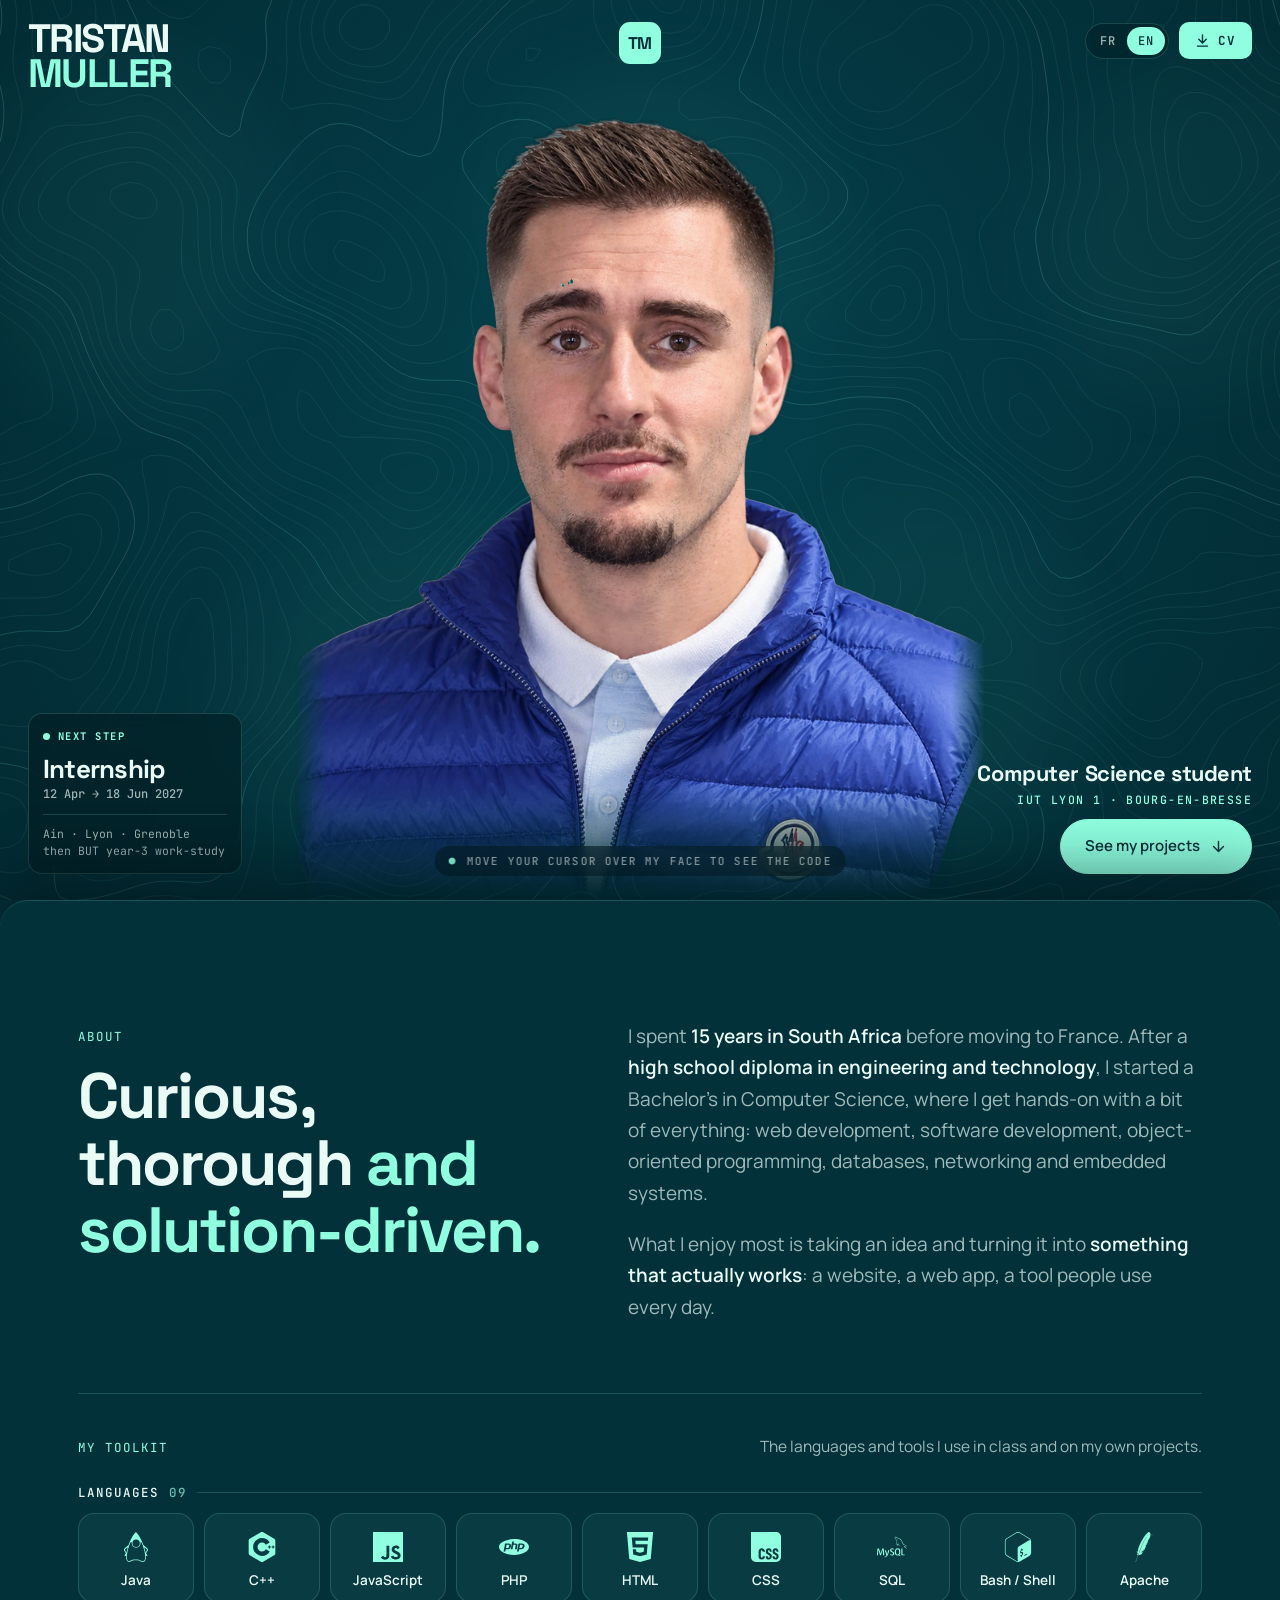
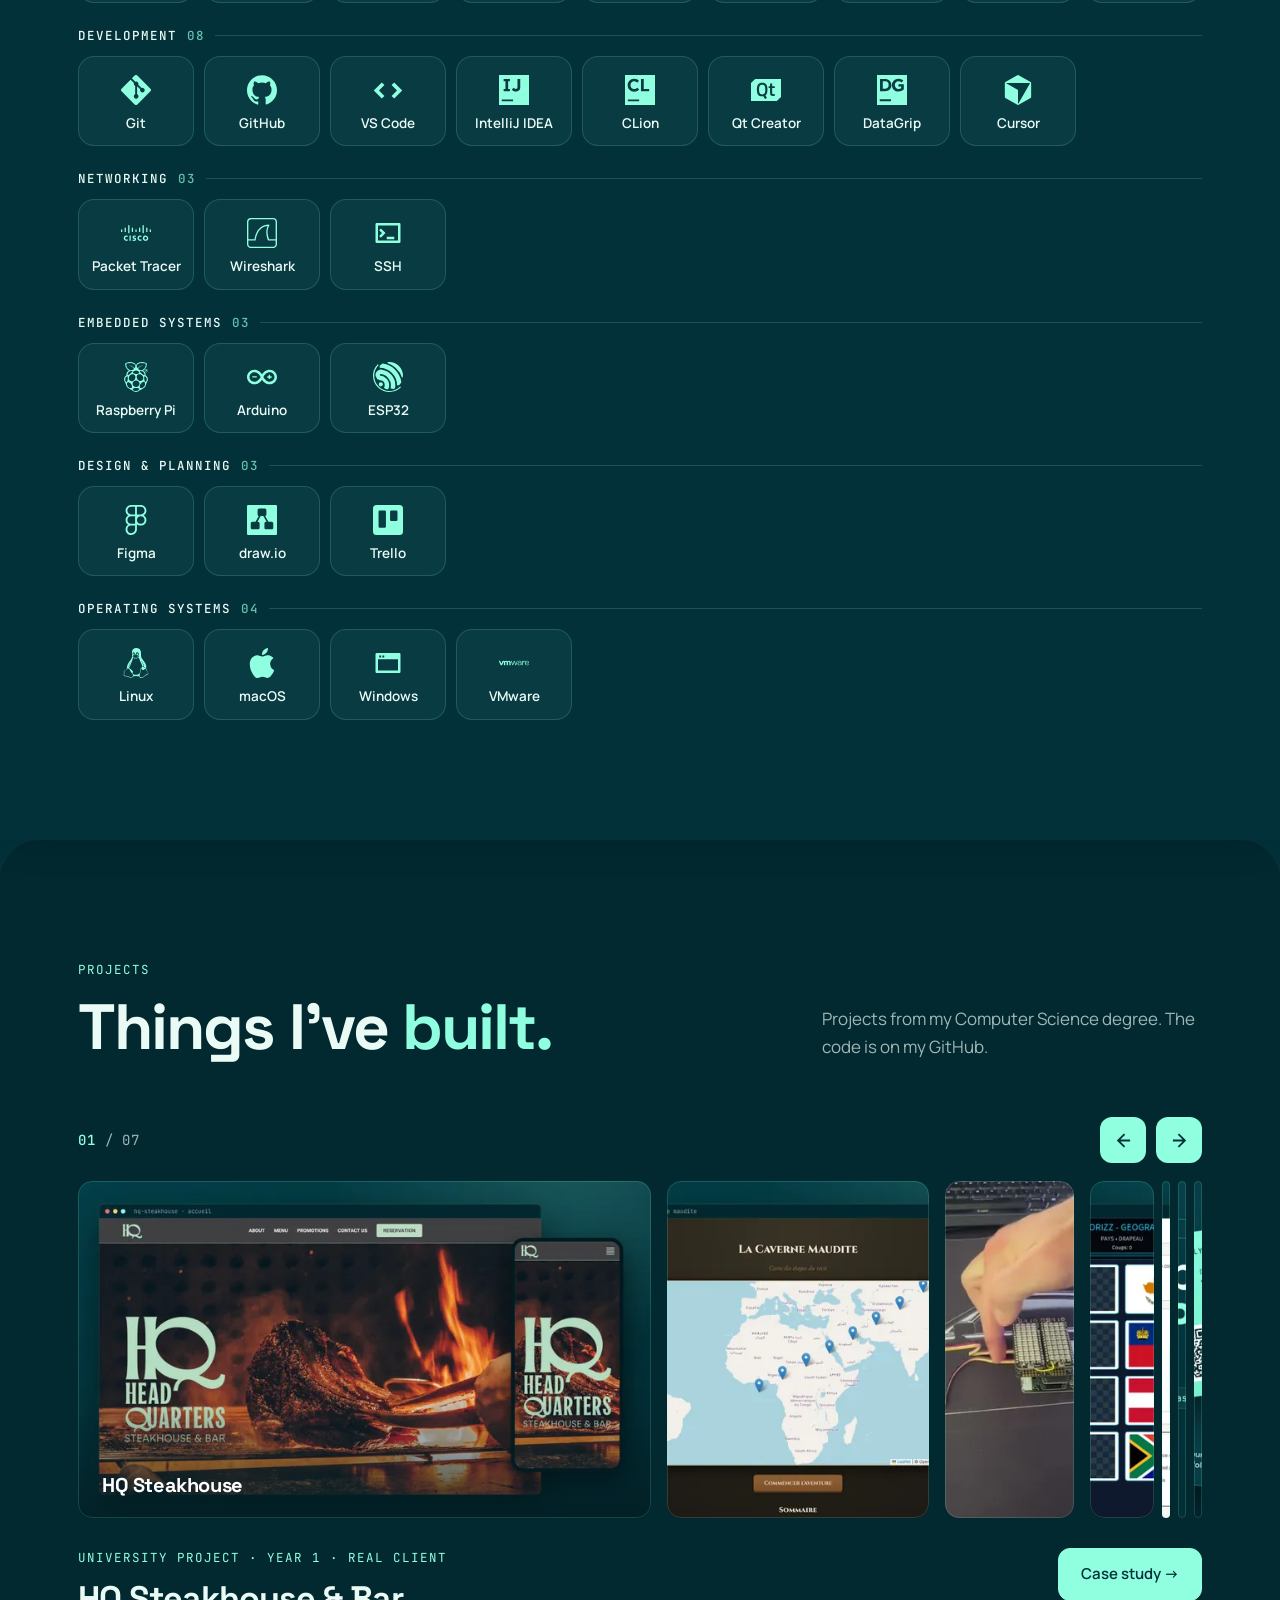
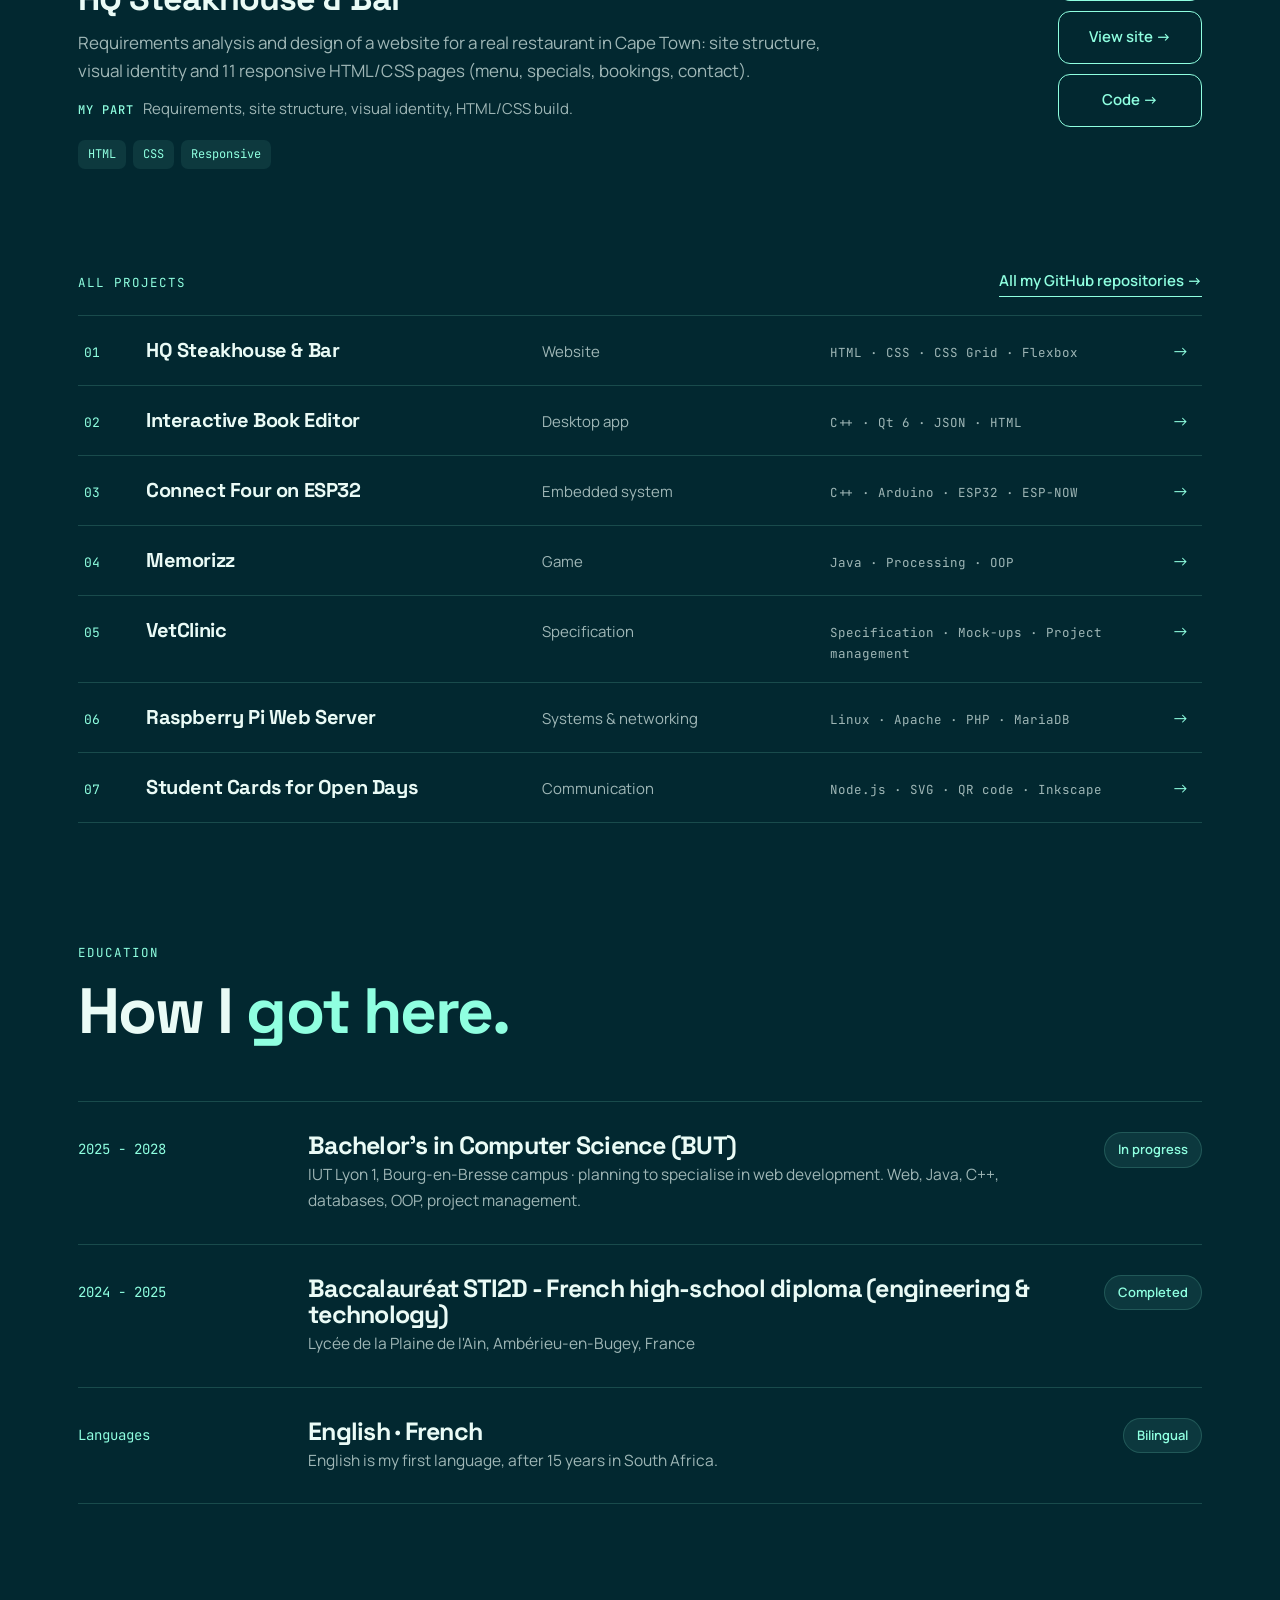
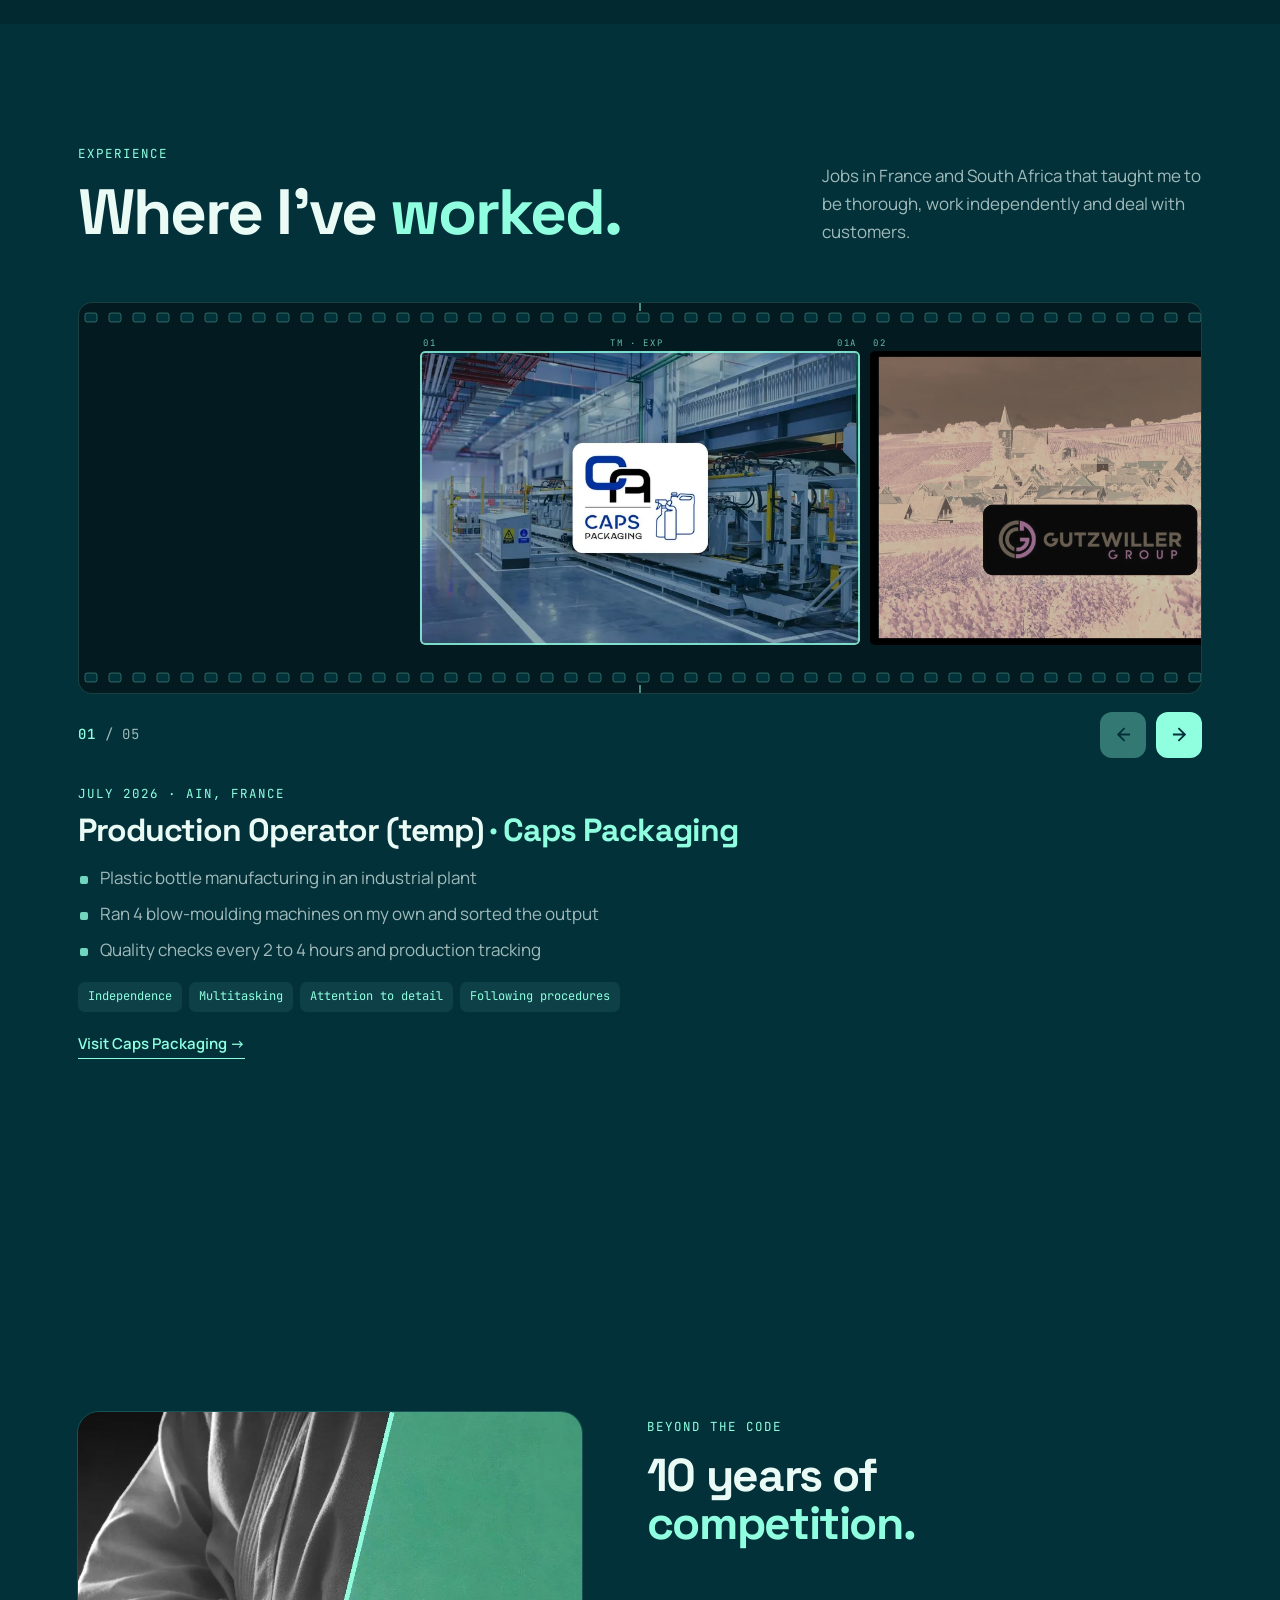
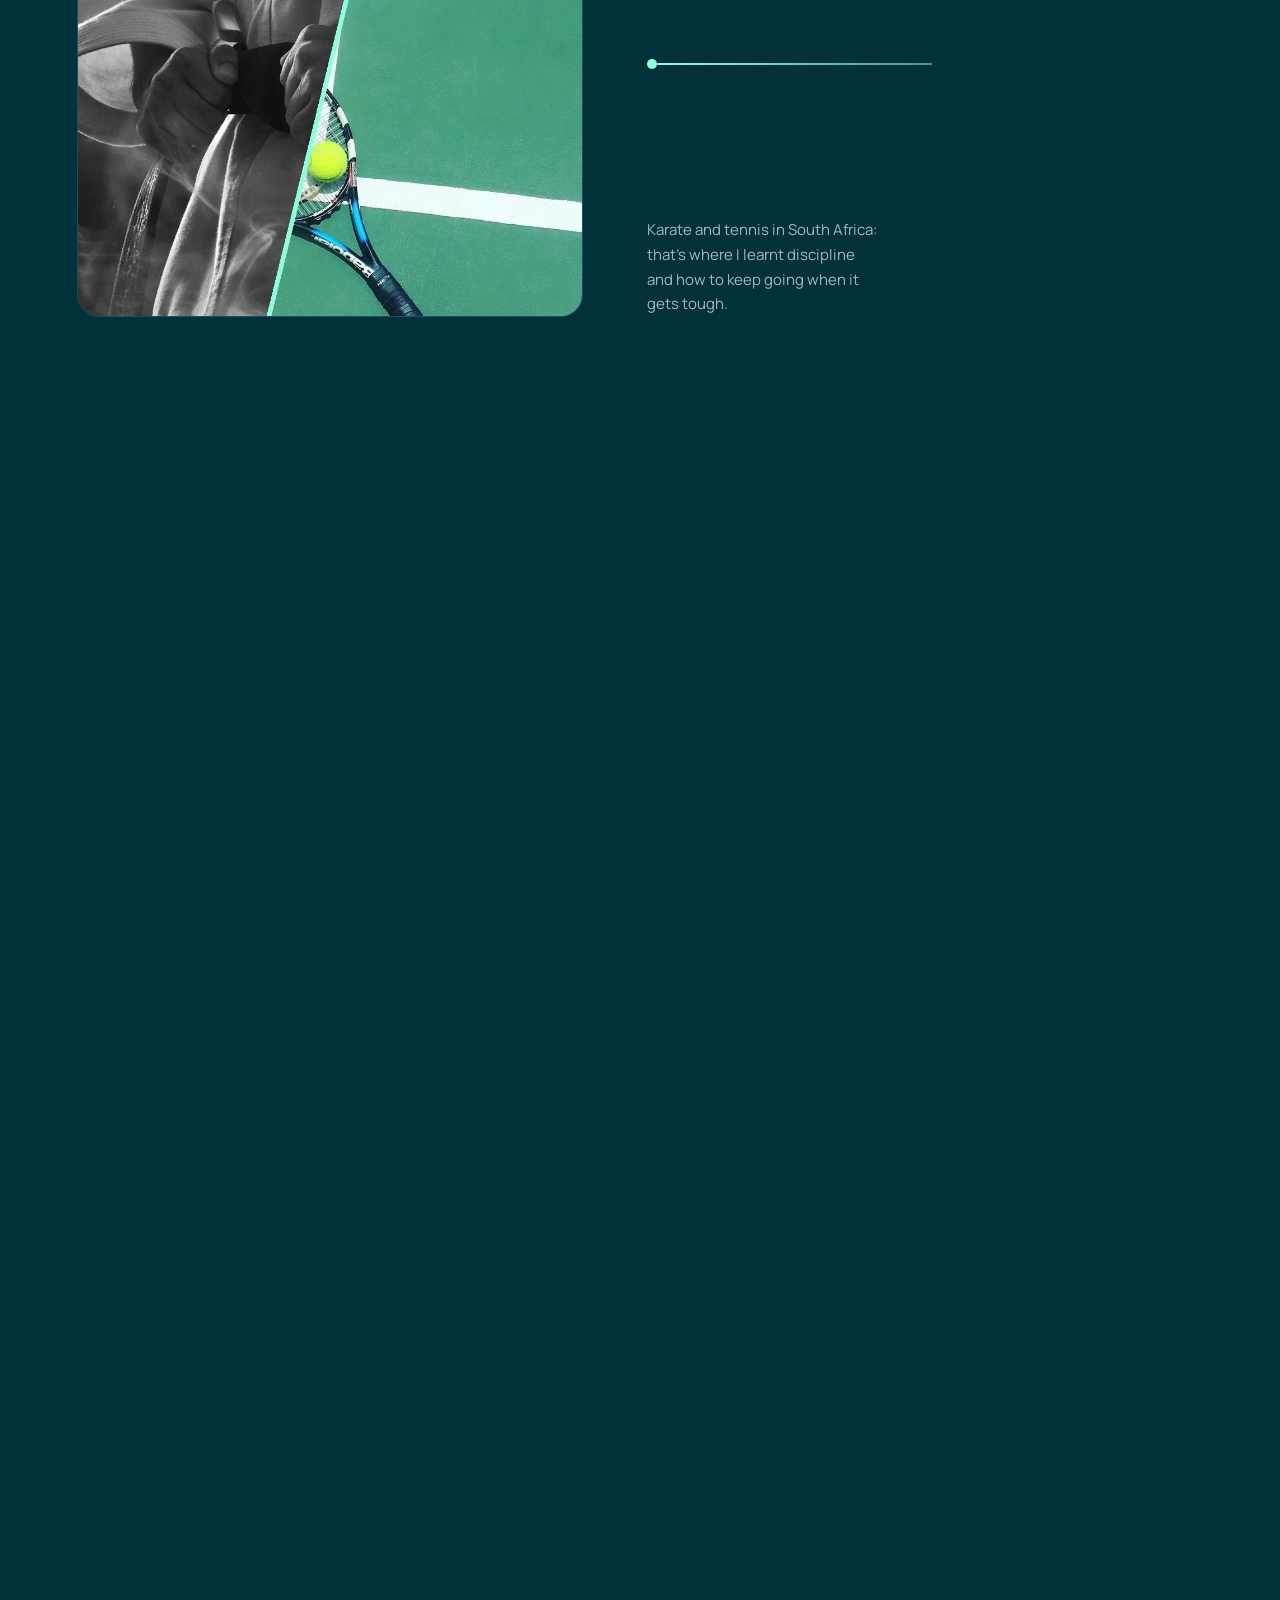
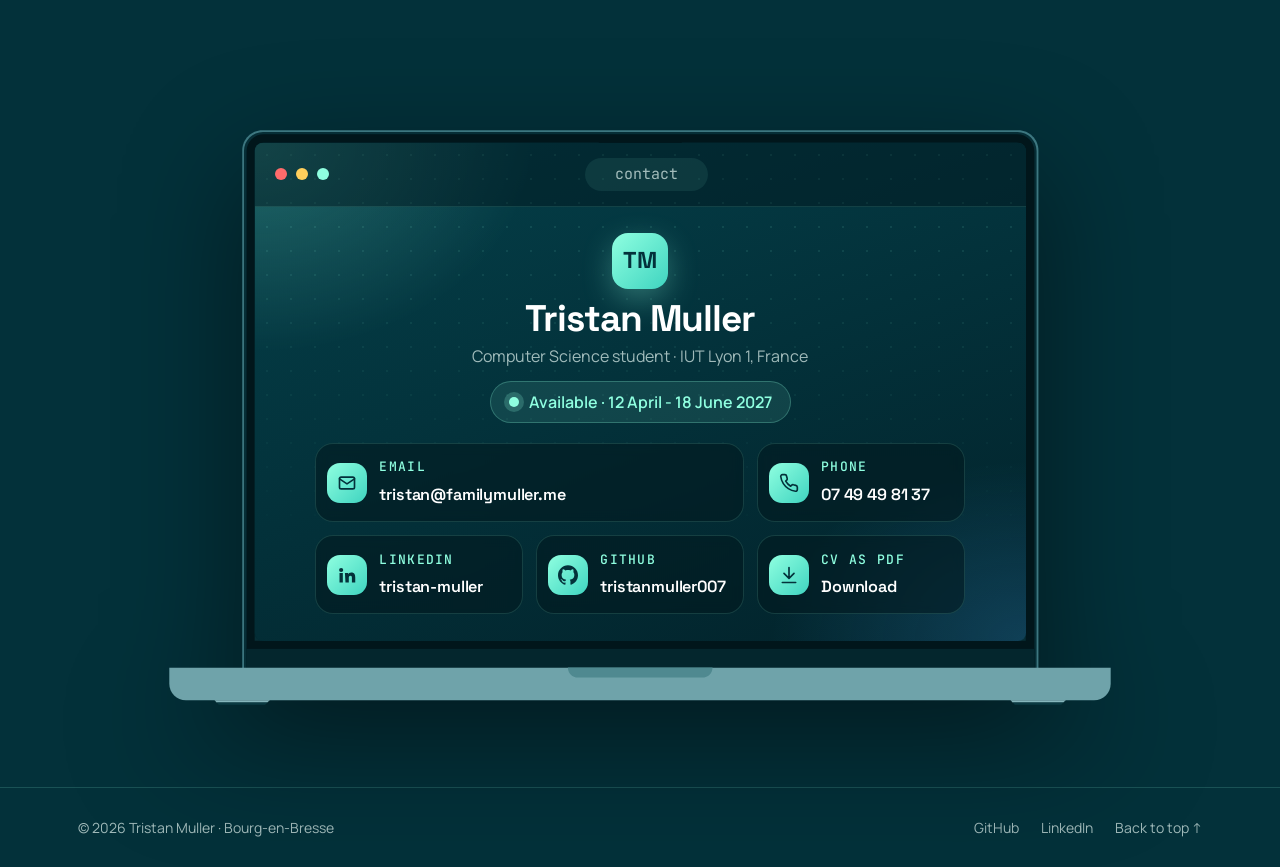
<file: index.html>
<!DOCTYPE html>
<html lang="fr">
<head>
  <meta charset="UTF-8">
  <meta name="viewport" content="width=device-width, initial-scale=1, viewport-fit=cover">
  <title>Tristan Muller - Étudiant en BUT Informatique</title>
  <meta name="description" content="Portfolio de Tristan Muller, étudiant en BUT Informatique à l'IUT Lyon 1. Projets, expériences et contact. Disponible pour un stage du 12 avril au 18 juin 2027.">
  <meta name="color-scheme" content="dark">
  <meta name="theme-color" content="#03313A">
  <meta name="author" content="Tristan Muller">
  <link rel="canonical" href="https://tristanmuller007.github.io/Portfolio/">
  <meta property="og:type" content="profile">
  <meta property="og:site_name" content="Tristan Muller">
  <meta property="og:locale" content="fr_FR">
  <meta property="og:locale:alternate" content="en_GB">
  <meta property="og:url" content="https://tristanmuller007.github.io/Portfolio/">
  <meta property="og:title" content="Tristan Muller - Étudiant en BUT Informatique">
  <meta property="og:description" content="Étudiant en BUT Informatique à l'IUT Lyon 1, bilingue anglais-français. Disponible pour un stage du 12 avril au 18 juin 2027.">
  <meta property="og:image" content="https://tristanmuller007.github.io/Portfolio/assets/img/og.jpg">
  <meta property="og:image:width" content="1200">
  <meta property="og:image:height" content="630">
  <meta name="twitter:card" content="summary_large_image">
  <link rel="icon" type="image/png" sizes="32x32" href="https://tristanmuller007.github.io/Portfolio/assets/icons/favicon-32.png?v=3">
  <link rel="shortcut icon" href="https://tristanmuller007.github.io/Portfolio/assets/icons/favicon.ico?v=3">
  <link rel="apple-touch-icon" sizes="180x180" href="https://tristanmuller007.github.io/Portfolio/assets/icons/apple-touch-icon.png?v=3">
  <link rel="manifest" href="site.webmanifest">
  <script type="application/ld+json">{"@context":"https://schema.org","@type":"Person","name":"Tristan Muller","url":"https://tristanmuller007.github.io/Portfolio/","image":"https://tristanmuller007.github.io/Portfolio/assets/img/portrait.jpg","email":"mailto:tristan@familymuller.me","jobTitle":"Étudiant en BUT Informatique","alumniOf":{"@type":"CollegeOrUniversity","name":"IUT Lyon 1"},"address":{"@type":"PostalAddress","addressLocality":"Bourg-en-Bresse","addressCountry":"FR"},"knowsLanguage":["fr","en"],"sameAs":["https://github.com/tristanmuller007","https://www.linkedin.com/in/tristan-muller-info/"]}</script>
  <link rel="preconnect" href="https://fonts.googleapis.com">
  <link rel="preconnect" href="https://fonts.gstatic.com" crossorigin>
  <link rel="stylesheet" href="https://fonts.googleapis.com/css2?family=Space+Grotesk:wght@500;600;700&family=Manrope:wght@400;500;600;700&family=JetBrains+Mono:wght@400;500&display=swap">

  <link rel="preload" as="image" href="assets/img/portrait-hd.webp">
  <link rel="stylesheet" href="css/style.css?v=20261119">
  <script src="js/main.js?v=20261119" defer></script>
  <script src="js/intro.js?v=20261119" defer></script>
</head>

<body class="has-intro">
<div class="ih-loader" id="ih-loader" aria-hidden="true">
  <div class="ih-loader__mark"><span>T</span><span>M</span></div>
  <div class="ih-loader__foot"><span>Tristan Muller</span><span id="ih-pct">0%</span></div>
  <div class="ih-loader__bar" id="ih-bar"></div>
</div>
<a class="skip" href="#top" data-i18n="a11y.skip">Aller au contenu</a>

<header class="nav" id="nav">
  <div class="wrap nav__inner">
    <a href="#top" class="logo" aria-label="Retour en haut de page" data-i18n-attr="aria-label:a11y.top"><span class="logo__mark">TM</span>Tristan Muller</a>

    <nav aria-label="Navigation principale" data-i18n-attr="aria-label:a11y.nav">
      <ul class="nav__menu" id="menu">
        <li><a href="#about" data-nav data-i18n="nav.about">À propos</a></li>
        <li><a href="#projets" data-nav data-i18n="nav.projects">Projets</a></li>
        <li><a href="#parcours" data-nav data-i18n="nav.education">Parcours</a></li>
        <li><a href="#experiences" data-nav data-i18n="nav.experience">Expériences</a></li>
        <li><a href="#contact" data-nav data-i18n="nav.contact">Contact</a></li>
        <li class="nav__foot"><span class="nav__avail" data-i18n="contact.status"><i></i>Disponible · 12 avril - 18 juin 2027</span><a class="btn btn--solid btn--sm" href="https://tristanmuller007.github.io/CV-Tristan-Muller/" target="_blank" rel="noopener" data-i18n="nav.cv">Mon CV</a><a class="nav__mail" href="mailto:tristan@familymuller.me">tristan@familymuller.me</a></li>
      </ul>
    </nav>

    <div class="nav__actions">
      <div class="lang-switch" role="group" aria-label="Langue / Language">
        <button type="button" data-lang="fr" aria-pressed="true">FR</button>
        <button type="button" data-lang="en" aria-pressed="false">EN</button>
      </div>

      <a class="btn btn--solid btn--sm nav__cv" href="https://tristanmuller007.github.io/CV-Tristan-Muller/" target="_blank" rel="noopener" data-i18n="nav.cv">Mon CV</a>

      <button class="burger" id="burger" type="button" aria-label="Ouvrir le menu" data-i18n-attr="aria-label:a11y.menu" aria-controls="menu" aria-expanded="false">
        <svg class="burger__open" viewBox="0 0 24 24" aria-hidden="true"><path d="M4 7h16M4 12h16M4 17h16"/></svg><svg class="burger__close" viewBox="0 0 24 24" aria-hidden="true"><path d="M6 6l12 12M18 6 6 18"/></svg>
      </button>
    </div>
  </div>
</header>

<main id="top">

  <div class="ih-pin">
  <section class="ih" id="accueil" aria-labelledby="ih-name">
    <canvas class="ih__topo" id="ih-topo" aria-hidden="true"></canvas>
    <div class="ih__stage" id="ih-stage">
      <img class="ih__photo" id="ih-photo" src="assets/img/portrait-hd.webp" alt="Photo de Tristan Muller" data-i18n-attr="alt:a11y.photo" width="1710" height="2070" fetchpriority="high" decoding="async">
      <canvas class="ih__gl" id="ih-gl" aria-hidden="true"></canvas>
      <div class="ih__ghost" id="ih-ghost" aria-hidden="true"><svg viewBox="0 0 24 24"><path d="M5 3l14 7.5-6.2 1.6L10 18.5z"/></svg><span></span></div>
    </div>

    <header class="ih__top">
      <h1 class="ih__brand ih-in" id="ih-name"><span>Tristan</span><span>Muller</span></h1>
      <a class="ih__mark ih-in" href="#about" aria-label="À propos" data-i18n-attr="aria-label:nav.about">TM</a>
      <div class="ih__tools ih-in">
        <div class="lang-switch" role="group" aria-label="Langue / Language">
          <button type="button" data-lang="fr" aria-pressed="true">FR</button>
          <button type="button" data-lang="en" aria-pressed="false">EN</button>
        </div>
        <a class="ih__cv" href="assets/cv/CV-Tristan-Muller-FR.pdf" download data-i18n-attr="href:cv.pdf"><svg viewBox="0 0 24 24" aria-hidden="true"><path d="M12 3v12M6 10l6 6 6-6M4 21h16"/></svg>CV</a>
        <button class="ih__menu" id="ih-menu" type="button" aria-label="Ouvrir le menu" data-i18n-attr="aria-label:a11y.menu" aria-controls="menu"><svg viewBox="0 0 24 24" aria-hidden="true"><path d="M4 7h16M4 12h16M4 17h16"/></svg></button>
      </div>
    </header>

    <div class="ih__card ih-in">
      <p class="ih__k"><i></i><span data-i18n="ih.next">Prochaine étape</span></p>
      <p class="ih__d"><span data-i18n="ih.stage">Stage</span><small data-i18n="ih.dates">12.04 → 18.06.2027</small></p>
      <p class="ih__p" data-i18n="ih.area">Ain · Lyon · Grenoble<br>puis alternance BUT 3</p>
    </div>

    <div class="ih__side ih-in">
      <p class="ih__role"><span data-i18n="ih.role">Étudiant en BUT Informatique</span><small>IUT Lyon 1 · Bourg-en-Bresse</small></p>
      <a class="btn btn--solid" href="#projets"><span data-i18n="hero.cta">Voir mes projets</span><svg viewBox="0 0 24 24" aria-hidden="true"><path d="M12 5v14M5 12l7 7 7-7"/></svg></a>
    </div>

    <p class="ih__hint ih-in" id="ih-hint"><b>●</b><span data-i18n="ih.hint">Passe la souris sur mon visage pour voir le code</span></p>
  </section>
  </div>


  <section class="about ih-next" id="about">
    <div class="wrap about__inner">
      <div class="reveal">
        <span class="label" data-i18n="nav.about">À propos</span>
        <h2 class="about__title" data-i18n="about.title">Curieux, rigoureux <em>et orienté solutions.</em></h2>
      </div>

      <div class="about__text reveal">
        <p data-i18n="about.p1">J'ai grandi <strong>15 ans en Afrique du Sud</strong> avant de venir en France. Après un <strong data-i18n="edu.bac">Bac STI2D</strong>, je suis entré en BUT Informatique, où je touche à tout : développement web, développement d'applications, programmation objet, bases de données, réseaux, systèmes embarqués.</p>
        <p data-i18n="about.p2">Ce qui me plaît, c'est de passer d'une idée à <strong>quelque chose qui marche vraiment</strong> : un site, une application web, un outil utile au quotidien.</p>
      </div>

      <div class="toolbox reveal">
        <div class="toolbox__head">
          <span class="label" data-i18n="tools.label">Ma boîte à outils</span>
          <p data-i18n="tools.intro">Les langages et outils que j'utilise en cours et sur mes projets.</p>
        </div>

        <div class="tool-group">
          <h3 data-i18n="tools.languages">Langages <span>09</span></h3>
          <ul class="tool-grid">
            <li class="tool"><i class="icon icon--java"></i>Java</li>
            <li class="tool"><i class="icon icon--cpp"></i>C++</li>
            <li class="tool"><i class="icon icon--javascript"></i>JavaScript</li>
            <li class="tool"><i class="icon icon--php"></i>PHP</li>
            <li class="tool"><i class="icon icon--html"></i>HTML</li>
            <li class="tool"><i class="icon icon--css"></i>CSS</li>
            <li class="tool"><i class="icon icon--sql"></i>SQL</li>
            <li class="tool"><i class="icon icon--bash"></i>Bash / Shell</li>
            <li class="tool"><i class="icon icon--apache"></i>Apache</li>
          </ul>
        </div>

        <div class="tool-group">
          <h3 data-i18n="tools.dev">Développement <span>08</span></h3>
          <ul class="tool-grid">
            <li class="tool"><i class="icon icon--git"></i>Git</li>
            <li class="tool"><i class="icon icon--github"></i>GitHub</li>
            <li class="tool"><i class="icon icon--vscode"></i>VS Code</li>
            <li class="tool"><i class="icon icon--intellij"></i>IntelliJ IDEA</li>
            <li class="tool"><i class="icon icon--clion"></i>CLion</li>
            <li class="tool"><i class="icon icon--qt"></i>Qt Creator</li>
            <li class="tool"><i class="icon icon--datagrip"></i>DataGrip</li>
            <li class="tool"><i class="icon icon--cursor"></i>Cursor</li>
          </ul>
        </div>

        <div class="tool-group">
          <h3 data-i18n="tools.network">Réseau <span>03</span></h3>
          <ul class="tool-grid">
            <li class="tool"><i class="icon icon--cisco"></i>Packet Tracer</li>
            <li class="tool"><i class="icon icon--wireshark"></i>Wireshark</li>
            <li class="tool"><i class="icon icon--ssh"></i>SSH</li>
          </ul>
        </div>

        <div class="tool-group">
          <h3 data-i18n="tools.embedded">Systèmes embarqués <span>03</span></h3>
          <ul class="tool-grid">
            <li class="tool"><i class="icon icon--raspberrypi"></i>Raspberry Pi</li>
            <li class="tool"><i class="icon icon--arduino"></i>Arduino</li>
            <li class="tool"><i class="icon icon--esp32"></i>ESP32</li>
          </ul>
        </div>

        <div class="tool-group">
          <h3 data-i18n="tools.design">Conception &amp; organisation <span>03</span></h3>
          <ul class="tool-grid">
            <li class="tool"><i class="icon icon--figma"></i>Figma</li>
            <li class="tool"><i class="icon icon--drawio"></i>draw.io</li>
            <li class="tool"><i class="icon icon--trello"></i>Trello</li>
          </ul>
        </div>

        <div class="tool-group">
          <h3 data-i18n="tools.systems">Systèmes <span>04</span></h3>
          <ul class="tool-grid">
            <li class="tool"><i class="icon icon--linux"></i>Linux</li>
            <li class="tool"><i class="icon icon--macos"></i>macOS</li>
            <li class="tool"><i class="icon icon--windows"></i>Windows</li>
            <li class="tool"><i class="icon icon--vmware"></i>VMware</li>
          </ul>
        </div>
      </div>
    </div>
  </section>


  <section class="projects" id="projets">
    <div class="wrap">
      <div class="section-head">
        <div class="reveal">
          <span class="label" data-i18n="nav.projects">Projets</span>
          <h2 data-i18n="projects.title">Ce que j'ai <em>construit.</em></h2>
        </div>
        <p class="reveal" data-i18n="projects.intro">Des projets réalisés pendant mon BUT Informatique. Le code est sur mon GitHub.</p>
      </div>

      <div class="carousel reveal" id="carousel" aria-roledescription="carrousel" aria-label="Mes projets" data-i18n-attr="aria-label:a11y.projects;aria-roledescription:a11y.carousel">
        <div class="carousel__top">
          <span class="counter"><b data-counter>01</b> / 07</span>
          <div class="arrows">
            <button class="arrow" type="button" data-prev aria-label="Projet précédent" data-i18n-attr="aria-label:a11y.prevProject">
              <svg viewBox="0 0 16 16" aria-hidden="true"><path d="M9.6 2.6 5.1 7.1h9.1v1.8H5.1l4.5 4.5-1.2 1.2-6-6L1.8 8l.6-.6 6-6 1.2 1.2Z"/></svg>
            </button>
            <button class="arrow" type="button" data-next aria-label="Projet suivant" data-i18n-attr="aria-label:a11y.nextProject">
              <svg viewBox="0 0 16 16" aria-hidden="true"><path d="M6.4 2.6l4.5 4.5H1.8v1.8h9.1l-4.5 4.5 1.2 1.2 6-6 .6-.6-.6-.6-6-6-1.2 1.2Z"/></svg>
            </button>
          </div>
        </div>

        <ul class="carousel__data" hidden>
          <li data-img="assets/img/projects/hq-steakhouse/cover-720.webp" data-img-lg="assets/img/projects/hq-steakhouse/cover.webp"          data-name="HQ Steakhouse"></li>
          <li data-img="assets/img/projects/livre-interactif/cover-720.webp" data-img-lg="assets/img/projects/livre-interactif/cover.webp"       data-name="Livre interactif en Qt" data-name-en="Interactive book in Qt"></li>
          <li data-img="assets/img/projects/puissance-4-esp32/cover-720.webp" data-img-lg="assets/img/projects/puissance-4-esp32/cover.webp"  data-name="Puissance 4 sur ESP32" data-name-en="Connect Four on ESP32"></li>
          <li data-img="assets/img/projects/memorizz/cover-720.webp" data-img-lg="assets/img/projects/memorizz/cover.webp"    data-name="Memorizz"></li>
          <li data-img="assets/img/projects/vetclinic/cover-720.webp" data-img-lg="assets/img/projects/vetclinic/cover.webp"   data-name="VetClinic"></li>
          <li data-img="assets/img/projects/serveur-raspberry-pi/cover-720.webp" data-img-lg="assets/img/projects/serveur-raspberry-pi/cover.webp"   data-name="Raspberry Pi"></li>
          <li data-img="assets/img/projects/cartes-jpo/cover-720.webp" data-img-lg="assets/img/projects/cartes-jpo/cover.webp"  data-name="Cartes JPO" data-name-en="Open Day cards"></li>
        </ul>

        <div class="carousel__view">
          <div class="carousel__strip" role="tablist" aria-label="Projets" data-i18n-attr="aria-label:a11y.projectList"></div>
        </div>

        <div class="carousel__panels" aria-live="polite">

          <article class="carousel__panel is-active">
            <div class="carousel__text">
              <span class="label" data-i18n="p1.label">Projet BUT · 1re année · Client réel</span>
              <h3>HQ Steakhouse &amp; Bar</h3>
              <p data-i18n="p1.text">Analyse des besoins et conception du site d'un vrai restaurant du Cap : architecture, charte graphique, 11 pages HTML/CSS responsive (menu, promotions, réservation, contact).</p>
              <p class="carousel__part"><b data-i18n="projects.part">Ma part</b> <span data-i18n="p1.part">Analyse des besoins, architecture du site, charte graphique, intégration HTML/CSS.</span></p>
              <div class="tags"><span>HTML</span><span>CSS</span><span>Responsive</span></div>
            </div>
            <div class="carousel__actions">
              <a class="btn btn--solid btn--square" href="projects/hq-steakhouse.html" data-i18n="projects.case">Étude de cas →</a>
              <a class="btn btn--ghost btn--square" href="https://tristanmuller007.github.io/HQ-WEBSITE/Acceuil.html" target="_blank" rel="noopener" data-i18n="p1.site">Voir le site →</a>
              <a class="btn btn--ghost btn--square" href="https://github.com/tristanmuller007/HQ-WEBSITE" target="_blank" rel="noopener">Code →</a>
            </div>
          </article>

          <article class="carousel__panel">
            <div class="carousel__text">
              <span class="label" data-i18n="p2.label">Projet BUT · 1re année · Groupe de 3</span>
              <h3 data-i18n="p2.title">Éditeur de livre dont vous êtes le héros</h3>
              <p data-i18n="p2.text">Application de bureau pour écrire, jouer et exporter en site web un livre interactif : éditeur de texte riche, points de vie et inventaire, sauvegarde JSON, export HTML avec carte interactive.</p>
              <p class="carousel__part"><b data-i18n="projects.part">Ma part</b> <span data-i18n="p2.part">Projet mené à trois sur le même dépôt Git, de la modélisation objet à l'export web.</span></p>
              <div class="tags"><span>C++</span><span>Qt 6</span><span>JSON</span><span>HTML/JS</span></div>
            </div>
            <div class="carousel__actions">
              <a class="btn btn--solid btn--square" href="projects/livre-interactif.html" data-i18n="projects.case">Étude de cas →</a>
              <a class="btn btn--ghost btn--square" href="https://github.com/tristanmuller007/Editeur-Livre-Heros-Qt" target="_blank" rel="noopener">Code →</a>
            </div>
          </article>

          <article class="carousel__panel">
            <div class="carousel__text">
              <span class="label" data-i18n="p3.label">Projet BUT · 1re année · Binôme</span>
              <h3 data-i18n="p3.title">Puissance 4 sur ESP32</h3>
              <p data-i18n="p3.text">Jeu embarqué sur cartes ESP32 et matrice de LED : 3 modes dont un duo en réseau sans fil entre deux cartes (ESP-NOW) et un bot. J'ai développé l'affichage et la partie réseau.</p>
              <p class="carousel__part"><b data-i18n="projects.part">Ma part</b> <span data-i18n="p3.part">L'affichage sur la matrice de LED et la communication sans fil ESP-NOW.</span></p>
              <div class="tags"><span>C++</span><span>ESP32</span><span>ESP-NOW</span><span>NeoPixel</span></div>
            </div>
            <div class="carousel__actions">
              <a class="btn btn--solid btn--square" href="projects/puissance-4-esp32.html" data-i18n="projects.case">Étude de cas →</a>
              <a class="btn btn--ghost btn--square" href="https://github.com/tristanmuller007/Puissance4-ESP32" target="_blank" rel="noopener">Code →</a>
              <a class="btn btn--ghost btn--square" href="https://youtu.be/QPD8s98ix84" target="_blank" rel="noopener" data-i18n="p3.video">Vidéo →</a>
            </div>
          </article>

          <article class="carousel__panel">
            <div class="carousel__text">
              <span class="label" data-i18n="p4.label">Projet BUT · 1re année · Jeu</span>
              <h3>Memorizz</h3>
              <p data-i18n="p4.text">Jeu de memory éducatif (drapeaux, pays, hymnes...) : 3 difficultés, mode Enfer où les cartes se mélangent, classement sauvegardé, bilingue, mode sombre. Développé en programmation orientée objet.</p>
              <p class="carousel__part"><b data-i18n="projects.part">Ma part</b> <span data-i18n="p4.part">Analyse des besoins, logique de jeu et interface, tests et présentation.</span></p>
              <div class="tags"><span>Processing</span><span>Java</span><span data-i18n="p4.oop">POO</span></div>
            </div>
            <div class="carousel__actions">
              <a class="btn btn--solid btn--square" href="projects/memorizz.html" data-i18n="projects.case">Étude de cas →</a>
              <a class="btn btn--ghost btn--square" href="https://github.com/tristanmuller007/Memorizz" target="_blank" rel="noopener">Code →</a>
            </div>
          </article>

          <article class="carousel__panel">
            <div class="carousel__text">
              <span class="label" data-i18n="p5.label">Projet BUT · 1re année · Groupe de 4</span>
              <h3>VetClinic</h3>
              <p data-i18n="p5.text">Cahier des charges complet d'une application web de gestion de clinique vétérinaire : besoins, 8 modules, maquettes, dictionnaire de données, planning et devis. J'ai coordonné le groupe et rédigé le cahier des charges.</p>
              <p class="carousel__part"><b data-i18n="projects.part">Ma part</b> <span data-i18n="p5.part">Coordination du groupe et rédaction du cahier des charges.</span></p>
              <div class="tags"><span data-i18n="p5.tag1">Cahier des charges</span><span data-i18n="p5.tag2">Maquettes</span><span data-i18n="p5.tag3">Gestion de projet</span></div>
            </div>
            <div class="carousel__actions">
              <a class="btn btn--solid btn--square" href="projects/vetclinic.html" data-i18n="projects.case">Étude de cas →</a>
            </div>
          </article>

          <article class="carousel__panel">
            <div class="carousel__text">
              <span class="label" data-i18n="p6.label">Projet BUT · 1re année · Binôme</span>
              <h3 data-i18n="p6.title">Serveur web sur Raspberry Pi</h3>
              <p data-i18n="p6.text">Mise en place d'un environnement de développement web : serveur Apache, PHP, base de données MariaDB, Git et script de sauvegarde en Bash.</p>
              <p class="carousel__part"><b data-i18n="projects.part">Ma part</b> <span data-i18n="p6.part">Installation et configuration du serveur, en binôme.</span></p>
              <div class="tags"><span>Linux</span><span>Apache</span><span>PHP</span><span>MariaDB</span><span>Bash</span></div>
            </div>
            <div class="carousel__actions">
              <a class="btn btn--solid btn--square" href="projects/serveur-raspberry-pi.html" data-i18n="projects.case">Étude de cas →</a>
            </div>
          </article>

          <article class="carousel__panel">
            <div class="carousel__text">
              <span class="label" data-i18n="p7.label">Projet BUT · 1re année · Travail en équipe</span>
              <h3 data-i18n="p7.title">Cartes étudiantes pour les JPO</h3>
              <p data-i18n="p7.text">Pour valoriser l'IUT aux Journées Portes Ouvertes : des cartes étudiantes avec un QR code vers le site perso de chaque étudiant. Conception graphique en équipe et pipeline automatisé en Node.js (QR codes, cartes SVG).</p>
              <p class="carousel__part"><b data-i18n="projects.part">Ma part</b> <span data-i18n="p7.part">Conception graphique des cartes, en groupe, et préparation de la soutenance. L'outil Node.js a été codé par un autre membre.</span></p>
              <div class="tags"><span>Node.js</span><span>SVG</span><span>QR codes</span></div>
            </div>
            <div class="carousel__actions">
              <a class="btn btn--solid btn--square" href="projects/cartes-jpo.html" data-i18n="projects.case">Étude de cas →</a>
              <a class="btn btn--ghost btn--square" href="https://github.com/tristanmuller007/Cartes-Etudiantes-JPO" target="_blank" rel="noopener">Code →</a>
            </div>
          </article>

        </div>
      </div>

      <div class="pindex reveal">
        <div class="pindex__head">
          <span class="label" data-i18n="projects.index">Tous les projets</span>
          <a class="link" href="https://github.com/tristanmuller007?tab=repositories" target="_blank" rel="noopener" data-i18n="projects.all">Tous mes dépôts GitHub →</a>
        </div>
        <ol class="pindex__list">
          <li><a class="pindex__row" href="projects/hq-steakhouse.html">
            <span class="pindex__n">01</span>
            <span class="pindex__t">HQ Steakhouse & Bar</span>
            <span class="pindex__c" data-i18n="idx1.c">Site web</span>
            <span class="pindex__s">HTML · CSS · CSS Grid · Flexbox</span>
            <span class="pindex__go" aria-hidden="true">→</span>
          </a></li>
          <li><a class="pindex__row" href="projects/livre-interactif.html">
            <span class="pindex__n">02</span>
            <span class="pindex__t" data-i18n="idx2.t">Éditeur de livre interactif</span>
            <span class="pindex__c" data-i18n="idx2.c">Application de bureau</span>
            <span class="pindex__s">C++ · Qt 6 · JSON · HTML</span>
            <span class="pindex__go" aria-hidden="true">→</span>
          </a></li>
          <li><a class="pindex__row" href="projects/puissance-4-esp32.html">
            <span class="pindex__n">03</span>
            <span class="pindex__t" data-i18n="idx3.t">Puissance 4 sur ESP32</span>
            <span class="pindex__c" data-i18n="idx3.c">Système embarqué</span>
            <span class="pindex__s">C++ · Arduino · ESP32 · ESP-NOW</span>
            <span class="pindex__go" aria-hidden="true">→</span>
          </a></li>
          <li><a class="pindex__row" href="projects/memorizz.html">
            <span class="pindex__n">04</span>
            <span class="pindex__t">Memorizz</span>
            <span class="pindex__c" data-i18n="idx4.c">Jeu</span>
            <span class="pindex__s" data-i18n="idx4.s">Java · Processing · POO</span>
            <span class="pindex__go" aria-hidden="true">→</span>
          </a></li>
          <li><a class="pindex__row" href="projects/vetclinic.html">
            <span class="pindex__n">05</span>
            <span class="pindex__t">VetClinic</span>
            <span class="pindex__c" data-i18n="idx5.c">Cahier des charges</span>
            <span class="pindex__s" data-i18n="idx5.s">Cahier des charges · Maquettes · Gestion de projet</span>
            <span class="pindex__go" aria-hidden="true">→</span>
          </a></li>
          <li><a class="pindex__row" href="projects/serveur-raspberry-pi.html">
            <span class="pindex__n">06</span>
            <span class="pindex__t" data-i18n="idx6.t">Serveur web sur Raspberry Pi</span>
            <span class="pindex__c" data-i18n="idx6.c">Systèmes & réseau</span>
            <span class="pindex__s">Linux · Apache · PHP · MariaDB</span>
            <span class="pindex__go" aria-hidden="true">→</span>
          </a></li>
          <li><a class="pindex__row" href="projects/cartes-jpo.html">
            <span class="pindex__n">07</span>
            <span class="pindex__t" data-i18n="idx7.t">Cartes étudiantes pour les JPO</span>
            <span class="pindex__c" data-i18n="idx7.c">Communication</span>
            <span class="pindex__s">Node.js · SVG · QR code · Inkscape</span>
            <span class="pindex__go" aria-hidden="true">→</span>
          </a></li>
        </ol>
      </div>
    </div>
  </section>


  <section class="path" id="parcours">
    <div class="wrap">
      <div class="section-head reveal">
        <div>
          <span class="label" data-i18n="nav.education">Parcours</span>
          <h2 data-i18n="edu.title">D'où je <em>viens.</em></h2>
        </div>
      </div>

      <div class="path__list">
        <div class="path__row reveal">
          <span class="path__when">2025 - 2028</span>
          <div>
            <h3 data-i18n="edu.but">BUT Informatique</h3>
            <p data-i18n="edu.but.text">IUT Lyon 1, site de Bourg-en-Bresse · spécialité visée : développement web. Web, Java, C++, bases de données, POO, gestion de projet.</p>
          </div>
          <span class="badge" data-i18n="edu.current">En cours</span>
        </div>
        <div class="path__row reveal">
          <span class="path__when">2024 - 2025</span>
          <div>
            <h3 data-i18n="edu.bac">Bac STI2D</h3>
            <p data-i18n="edu.bac.text">Lycée de la Plaine de l'Ain, Ambérieu-en-Bugey</p>
          </div>
          <span class="badge" data-i18n="edu.done">Obtenu</span>
        </div>
        <div class="path__row reveal">
          <span class="path__when" data-i18n="edu.lang">Langues</span>
          <div>
            <h3 data-i18n="edu.lang.title">Anglais · Français</h3>
            <p data-i18n="edu.lang.text">Anglais langue maternelle, 15 ans vécus en Afrique du Sud.</p>
          </div>
          <span class="badge" data-i18n="edu.bilingual">Bilingue</span>
        </div>
      </div>
    </div>
  </section>


  <section class="experience" id="experiences">
    <div class="wrap">
      <div class="section-head">
        <div class="reveal">
          <span class="label" data-i18n="nav.experience">Expériences</span>
          <h2 data-i18n="exp.title">Là où j'ai <em>travaillé.</em></h2>
        </div>
        <p class="reveal" data-i18n="exp.intro">Des expériences en France et en Afrique du Sud, qui m'ont appris la rigueur, l'autonomie et le contact client.</p>
      </div>

      <div class="film reveal" id="film">
        <div class="film__strip">
          <div class="film__holes" aria-hidden="true"></div>
          <ul class="film__track" aria-label="Mes expériences" data-i18n-attr="aria-label:a11y.experience">
            <li class="film__frame">
              <div class="film__edge" aria-hidden="true"><span>01</span><span>TM · EXP</span><span>01A</span></div>
              <button class="film__photo" type="button" aria-label="Voir : Caps Packaging" data-i18n-attr="aria-label:a11y.see.caps">
                <img src="assets/img/exp/caps.webp" alt="Logo Caps Packaging sur fond de ligne de production" data-i18n-attr="alt:a11y.img.caps" width="720" height="480" draggable="false" decoding="async">
              </button>
              <div class="film__edge" aria-hidden="true"></div>
            </li>
            <li class="film__frame">
              <div class="film__edge" aria-hidden="true"><span>02</span><span></span><span>02A</span></div>
              <button class="film__photo" type="button" aria-label="Voir : D. Gutzwiller Group" data-i18n-attr="aria-label:a11y.see.gutzwiller">
                <img src="assets/img/exp/gutzwiller.webp" alt="Logo Gutzwiller Group sur fond de vignoble alsacien" data-i18n-attr="alt:a11y.img.gutzwiller" width="720" height="480" draggable="false" decoding="async">
              </button>
              <div class="film__edge" aria-hidden="true"></div>
            </li>
            <li class="film__frame">
              <div class="film__edge" aria-hidden="true"><span>03</span><span>TM · EXP</span><span>03A</span></div>
              <button class="film__photo" type="button" aria-label="Voir : Fromagerie Antony" data-i18n-attr="aria-label:a11y.see.antony">
                <img src="assets/img/exp/antony.webp" alt="Logo de la Fromagerie Antony sur fond de fromages en affinage" data-i18n-attr="alt:a11y.img.antony" width="720" height="480" draggable="false" decoding="async">
              </button>
              <div class="film__edge" aria-hidden="true"></div>
            </li>
            <li class="film__frame">
              <div class="film__edge" aria-hidden="true"><span>04</span><span></span><span>04A</span></div>
              <button class="film__photo" type="button" aria-label="Voir : Sótano Seafood &amp; Sushi" data-i18n-attr="aria-label:a11y.see.sotano">
                <img src="assets/img/exp/sotano.webp" alt="Logo du restaurant Sótano sur fond de préparation de sushis" data-i18n-attr="alt:a11y.img.sotano" width="720" height="480" draggable="false" decoding="async">
              </button>
              <div class="film__edge" aria-hidden="true"></div>
            </li>
            <li class="film__frame">
              <div class="film__edge" aria-hidden="true"><span>05</span><span>TM · EXP</span><span>05A</span></div>
              <button class="film__photo" type="button" aria-label="Voir : MTG Tennis" data-i18n-attr="aria-label:a11y.see.mtg">
                <img src="assets/img/exp/mtg.webp" alt="Logo MTG Tennis sur fond de court de tennis" data-i18n-attr="alt:a11y.img.mtg" width="720" height="480" draggable="false" decoding="async">
              </button>
              <div class="film__edge" aria-hidden="true"></div>
            </li>
          </ul>
          <div class="film__holes" aria-hidden="true"></div>
          <span class="film__gate film__gate--top" aria-hidden="true"></span>
          <span class="film__gate film__gate--bottom" aria-hidden="true"></span>
        </div>

        <div class="film__bar">
          <span class="counter"><b data-counter>01</b> / 05</span>
          <div class="arrows">
            <button class="arrow" type="button" data-prev aria-label="Expérience précédente" data-i18n-attr="aria-label:a11y.prevExp">
              <svg viewBox="0 0 16 16" aria-hidden="true"><path d="M9.6 2.6 5.1 7.1h9.1v1.8H5.1l4.5 4.5-1.2 1.2-6-6L1.8 8l.6-.6 6-6 1.2 1.2Z"/></svg>
            </button>
            <button class="arrow" type="button" data-next aria-label="Expérience suivante" data-i18n-attr="aria-label:a11y.nextExp">
              <svg viewBox="0 0 16 16" aria-hidden="true"><path d="M6.4 2.6l4.5 4.5H1.8v1.8h9.1l-4.5 4.5 1.2 1.2 6-6 .6-.6-.6-.6-6-6-1.2 1.2Z"/></svg>
            </button>
          </div>
        </div>

        <div class="film__panels" aria-live="polite">

          <article class="film__panel is-active">
            <span class="label" data-i18n="e1.when">Juillet 2026 · Ain</span>
            <h3 data-i18n="e1.title">Opérateur de production (intérim) <em>· Caps Packaging</em></h3>
            <ul class="bullets">
              <li data-i18n="e1.l1">Fabrication de flacons plastique en milieu industriel</li>
              <li data-i18n="e1.l2">Conduite de 4 souffleuses en autonomie et tri des flacons</li>
              <li data-i18n="e1.l3">Contrôle qualité toutes les 2 à 4 h et suivi de la production</li>
            </ul>
            <div class="tags"><span data-i18n="tag.autonomy">Autonomie</span><span data-i18n="tag.multitask">Multitâche</span><span data-i18n="tag.rigour">Rigueur</span><span data-i18n="tag.procedures">Respect des procédures</span></div>
            <a class="link" href="https://www.caps-packaging.com/" target="_blank" rel="noopener" data-i18n="e1.link">Voir le site de Caps Packaging →</a>
          </article>

          <article class="film__panel">
            <span class="label" data-i18n="e2.when">Été 2025 · Domaine du Grand Kohlberg, Alsace</span>
            <h3 data-i18n="e2.title">Ouvrier agricole polyvalent <em>· D. Gutzwiller Group</em></h3>
            <ul class="bullets">
              <li data-i18n="e2.l1">Entretien de plus de 60 hectares en autonomie</li>
              <li data-i18n="e2.l2">Conduite de tracteurs et maintenance préventive des machines</li>
            </ul>
            <div class="tags"><span data-i18n="tag.autonomy">Autonomie</span><span data-i18n="tag.organisation">Organisation</span><span data-i18n="tag.maintenance">Maintenance préventive</span></div>
            <a class="link" href="https://d-gutzwiller.com/" target="_blank" rel="noopener" data-i18n="e2.link">Voir le site de D. Gutzwiller Group →</a>
          </article>

          <article class="film__panel">
            <span class="label" data-i18n="e3.when">Été 2023 · Vieux-Ferrette, Alsace</span>
            <h3 data-i18n="e3.title">Opérateur en affinerie de fromages <em>· Fromagerie Antony</em></h3>
            <ul class="bullets">
              <li data-i18n="e3.l1">Contrôle qualité des produits selon des normes strictes</li>
              <li data-i18n="e3.l2">Préparation et expédition des commandes clients</li>
            </ul>
            <div class="tags"><span data-i18n="tag.quality">Contrôle qualité</span><span data-i18n="tag.standards">Respect des normes</span><span data-i18n="tag.logistics">Logistique</span></div>
            <a class="link" href="https://www.fromagerieantony.fr/" target="_blank" rel="noopener" data-i18n="e3.link">Voir le site de Fromagerie Antony →</a>
          </article>

          <article class="film__panel">
            <span class="label" data-i18n="e4.when">Étés 2020 et 2021 · Le Cap, Afrique du Sud</span>
            <h3 data-i18n="e4.title">Serveur <em>· Sótano Seafood &amp; Sushi</em></h3>
            <ul class="bullets">
              <li data-i18n="e4.l1">Accueil et service des clients</li>
              <li data-i18n="e4.l2">Gestion des commandes</li>
              <li data-i18n="e4.l3">Nettoyage et mise en place</li>
            </ul>
            <div class="tags"><span data-i18n="tag.service">Sens du service</span><span data-i18n="tag.stress">Gestion du stress</span><span data-i18n="tag.english">Anglais</span></div>
            <a class="link" href="https://www.sotano.co.za/" target="_blank" rel="noopener" data-i18n="e4.link">Voir le site de Sótano Seafood &amp; Sushi →</a>
          </article>

          <article class="film__panel">
            <span class="label" data-i18n="e5.when">2016 - 2018 · Le Cap, Afrique du Sud</span>
            <h3 data-i18n="e5.title">Coach de tennis <em>· MTG Tennis</em></h3>
            <ul class="bullets">
              <li data-i18n="e5.l1">Encadrement de 30 jeunes joueurs par saison</li>
              <li data-i18n="e5.l2">Organisation et animation des entraînements hebdomadaires</li>
            </ul>
            <div class="tags"><span data-i18n="tag.teaching">Pédagogie</span><span>Communication</span><span data-i18n="tag.group">Animation de groupe</span></div>
            <a class="link" href="https://mtgtennis.wixsite.com/mtgtennis" target="_blank" rel="noopener" data-i18n="e5.link">Voir le site de MTG Tennis →</a>
          </article>

        </div>
      </div>
    </div>
  </section>


  <section class="sport" id="sport" aria-label="Parcours sportif" data-i18n-attr="aria-label:a11y.sport">
    <div class="sport__pin">
      <div class="sport__track">
        <div class="sport__img"><img src="assets/img/sport.webp" alt="Karaté et tennis" data-i18n-attr="alt:a11y.img.sport" width="900" height="900" loading="lazy" decoding="async"></div>

        <div class="sport__rail">
          <div class="sport__head">
            <span class="label" data-i18n="sport.label">À côté du code</span>
            <h2 data-i18n="sport.title">10 ans de <em>compétition.</em></h2>
          </div>
          <p class="sport__intro" data-i18n="sport.intro">Karaté et tennis en Afrique du Sud : c'est là que j'ai appris la discipline et à ne rien lâcher.</p>

          <div class="sport__axis" aria-hidden="true"><span class="sport__start"></span><span class="sport__line"></span></div>

          <ol class="sport__list">
            <li class="step step--up">
              <span class="step__stem" aria-hidden="true"></span><span class="step__dot" aria-hidden="true"></span>
              <div class="step__body"><span class="step__year">2011</span><span class="step__tag" data-i18n="sport.both">Tennis · Karaté</span><h3 data-i18n="s1.title">Premiers pas</h3><p data-i18n="s1.text">Débuts au tennis et au karaté, en Afrique du Sud.</p></div>
            </li>
            <li class="step step--down">
              <span class="step__stem" aria-hidden="true"></span><span class="step__dot" aria-hidden="true"></span>
              <div class="step__body"><span class="step__year">2015</span><span class="step__tag" data-i18n="sport.karate">Karaté</span><h3 data-i18n="s.sa">Champion d'Afrique du Sud</h3><p data-i18n="s2.text">Premier titre national, catégorie -11 ans.</p></div>
            </li>
            <li class="step step--up">
              <span class="step__stem" aria-hidden="true"></span><span class="step__dot" aria-hidden="true"></span>
              <div class="step__body"><span class="step__year">2016</span><span class="step__tag">Tennis</span><h3 data-i18n="s.sa">Champion d'Afrique du Sud</h3><p data-i18n="s3.text">Titre national, catégorie -12 ans.</p></div>
            </li>
            <li class="step step--down">
              <span class="step__stem" aria-hidden="true"></span><span class="step__dot" aria-hidden="true"></span>
              <div class="step__body"><span class="step__year">2016</span><span class="step__tag">Tennis</span><h3 data-i18n="s.africa">Champion d'Afrique</h3><p data-i18n="s4.text">Titre continental, en Égypte.</p></div>
            </li>
            <li class="step step--up">
              <span class="step__stem" aria-hidden="true"></span><span class="step__dot" aria-hidden="true"></span>
              <div class="step__body"><span class="step__year">2018</span><span class="step__tag" data-i18n="sport.karate">Karaté</span><h3 data-i18n="s.africa">Champion d'Afrique</h3><p data-i18n="s5.text">Titre continental, catégorie -18 ans.</p></div>
            </li>
            <li class="step step--down">
              <span class="step__stem" aria-hidden="true"></span><span class="step__dot" aria-hidden="true"></span>
              <div class="step__body"><span class="step__year">2019</span><span class="step__tag" data-i18n="sport.karate">Karaté</span><h3 data-i18n="s6.title">Championnats du monde</h3><p data-i18n="s6.text">Participation aux championnats du monde, en Suède.</p></div>
            </li>
            <li class="step step--up">
              <span class="step__stem" aria-hidden="true"></span><span class="step__dot" aria-hidden="true"></span>
              <div class="step__body"><span class="step__year">2020</span><span class="step__tag" data-i18n="sport.karate">Karaté</span><h3 data-i18n="s7.title">Sélection mondiale</h3><p data-i18n="s7.text">Sélectionné pour les championnats du monde en Afrique du Sud.</p></div>
            </li>
            <li class="step step--down">
              <span class="step__stem" aria-hidden="true"></span><span class="step__dot" aria-hidden="true"></span>
              <div class="step__body"><span class="step__year">2025</span><span class="step__tag">Handball</span><h3 data-i18n="s8.title">En compétition</h3><p data-i18n="s8.text">Handball en club à Ambérieu-en-Bugey, niveau régional.</p></div>
            </li>
          </ol>
        </div>
      </div>
    </div>
  </section>


  <section class="contact" id="contact">
    <div class="wrap contact__inner">
      <h2 class="contact__title reveal"><em>Contact.</em></h2>

      <div class="device reveal">
        <img class="device__frame" src="assets/img/macbook.svg" alt="" aria-hidden="true" width="1000" height="615" loading="lazy">

        <div class="device__screen">
          <div class="screen__bar" aria-hidden="true"><i></i><i></i><i></i><span>contact</span></div>

          <div class="screen">
            <div class="screen__id pop">
              <div class="screen__avatar" aria-hidden="true">TM</div>
              <div>
                <b>Tristan Muller</b>
                <span data-i18n="contact.role">Étudiant en BUT Informatique · IUT Lyon 1</span>
              </div>
              <p class="screen__status" data-i18n="contact.status"><i></i>Disponible · 12 avril - 18 juin 2027</p>
            </div>

            <div class="screen__grid">
              <a class="tile tile--wide pop" href="mailto:tristan@familymuller.me">
                <i class="tile__icon icon--mail"></i>
                <span class="tile__text"><small>Email</small>tristan@familymuller.me</span>
              </a>
              <a class="tile pop" href="tel:+33749498137">
                <i class="tile__icon icon--phone"></i>
                <span class="tile__text"><small data-i18n="contact.phone">Téléphone</small>07 49 49 81 37</span>
              </a>
              <a class="tile pop" href="https://www.linkedin.com/in/tristan-muller-info/" target="_blank" rel="noopener">
                <i class="tile__icon icon--linkedin"></i>
                <span class="tile__text"><small>LinkedIn</small>tristan-muller</span>
              </a>
              <a class="tile pop" href="https://github.com/tristanmuller007" target="_blank" rel="noopener">
                <i class="tile__icon icon--github"></i>
                <span class="tile__text"><small>GitHub</small>tristanmuller007</span>
              </a>
              <a class="tile pop" href="assets/cv/CV-Tristan-Muller-FR.pdf" download data-i18n-attr="href:cv.pdf">
                <i class="tile__icon icon--download"></i>
                <span class="tile__text"><small data-i18n="contact.cvpdf">CV en PDF</small><span data-i18n="contact.download">Télécharger</span></span>
              </a>
            </div>
          </div>
        </div>
      </div>
    </div>

    <footer class="footer">
      <div class="wrap footer__inner">
        <span>© 2026 Tristan Muller · Bourg-en-Bresse</span>
        <span class="footer__links">
          <a href="https://github.com/tristanmuller007" target="_blank" rel="noopener">GitHub</a>
          <a href="https://www.linkedin.com/in/tristan-muller-info/" target="_blank" rel="noopener">LinkedIn</a>
          <a href="#top" data-i18n="footer.top">Retour en haut ↑</a>
        </span>
      </div>
    </footer>
  </section>

</main>

<script src="js/i18n.js?v=20261119"></script>
</body>
</html>
</file>
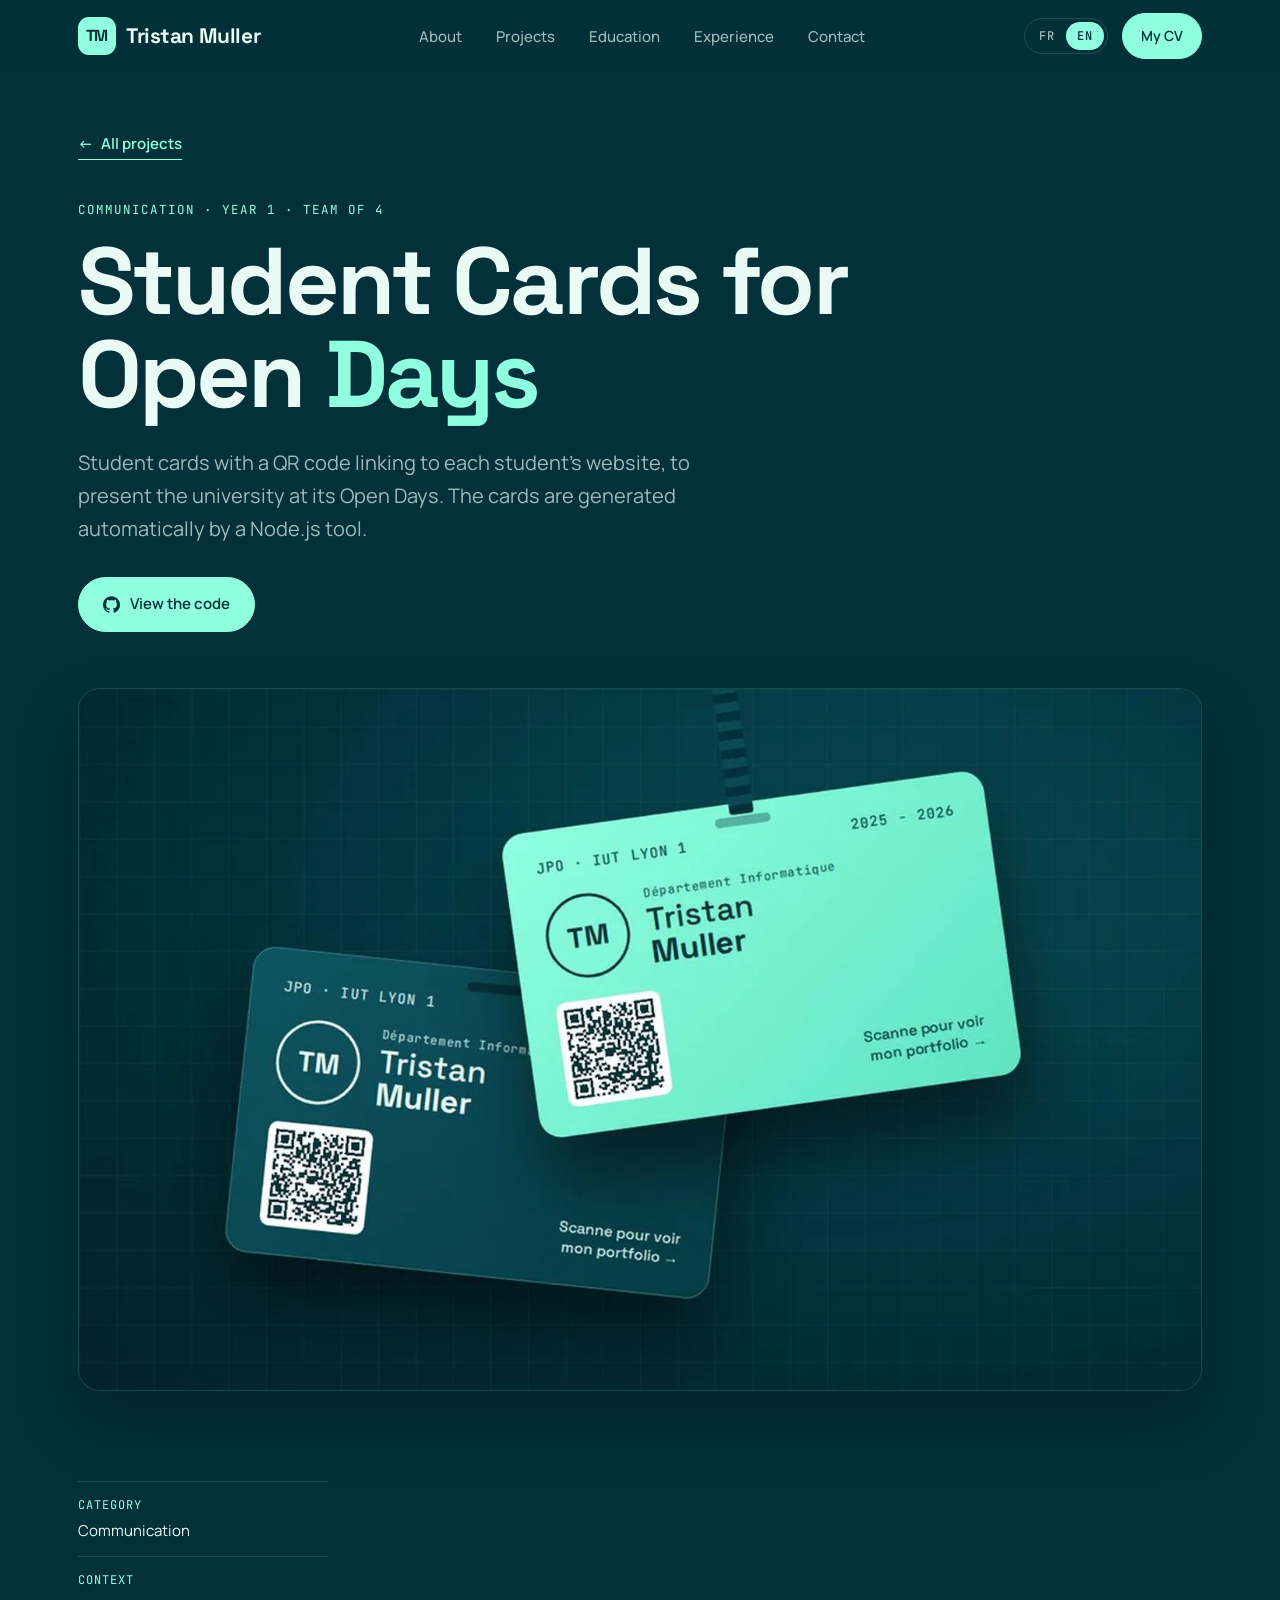
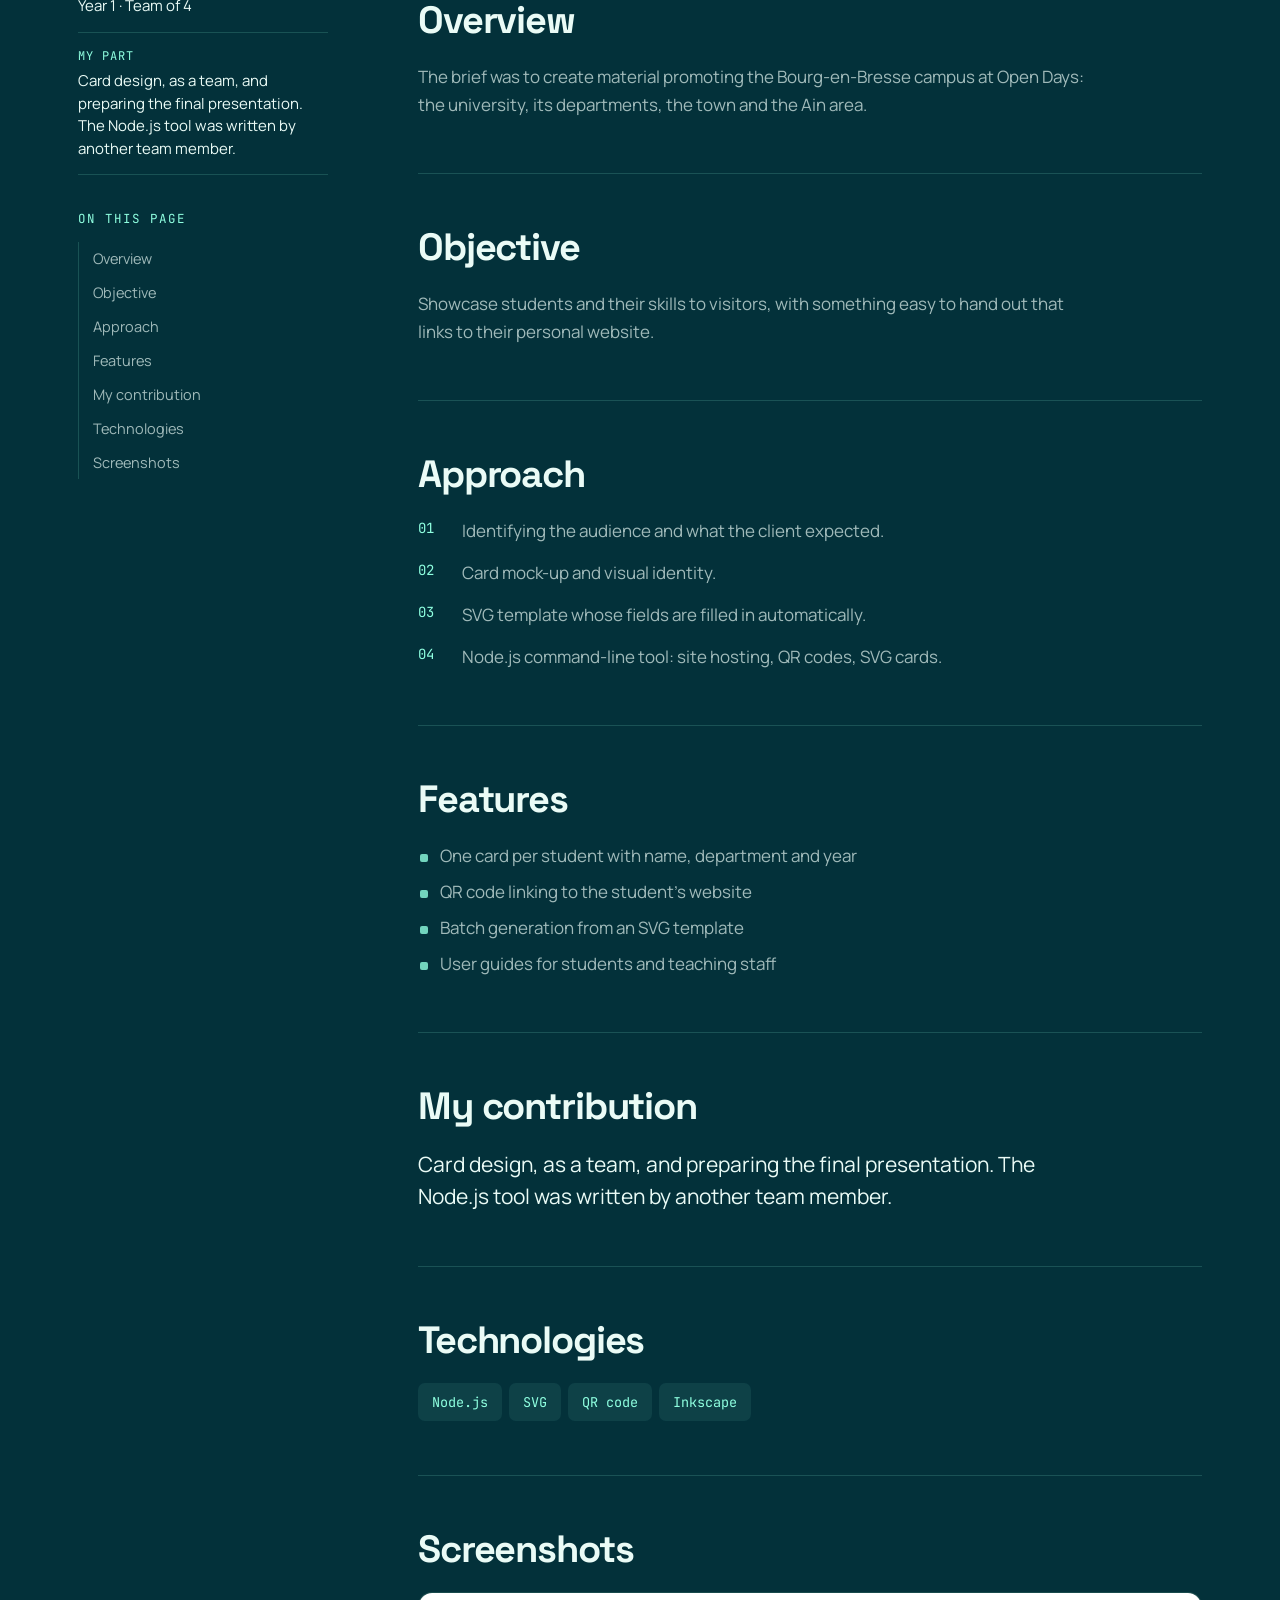
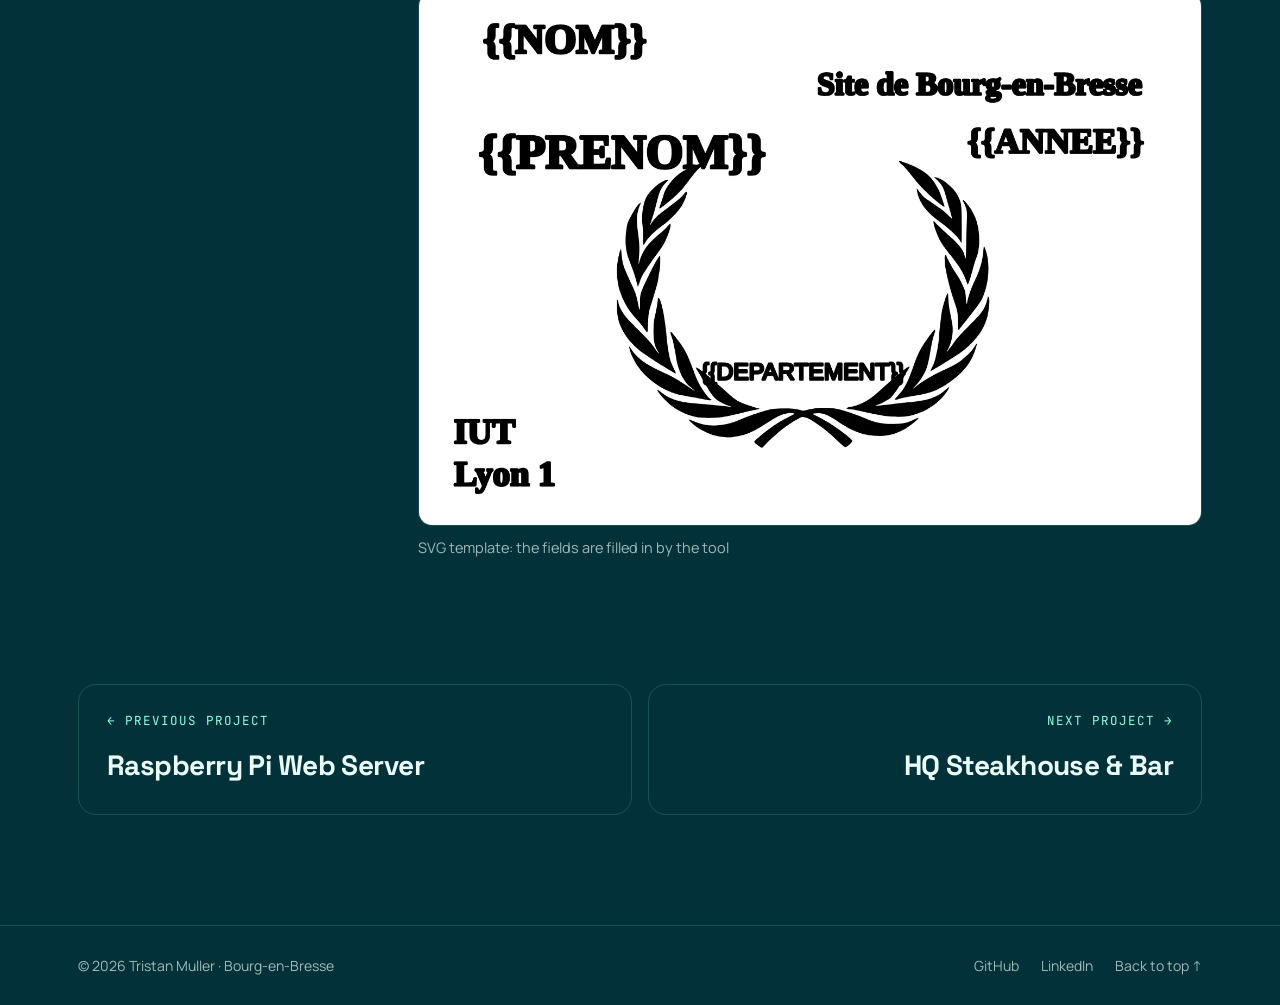
<file: projects/cartes-jpo.html>
<!DOCTYPE html>
<html lang="fr" data-title-en="Student Cards for Open Days - Tristan Muller" data-desc-en="Student cards with a QR code linking to each student&#x27;s website, to present the university at its Open Days. The cards are generated automatically by a Node.js tool.">
<head>
  <meta charset="UTF-8">
  <meta name="viewport" content="width=device-width, initial-scale=1, viewport-fit=cover">
  <title>Cartes étudiantes pour les JPO - Tristan Muller</title>
  <meta name="description" content="Des cartes étudiantes avec un QR code vers le site de chaque étudiant, pour présenter l&#x27;IUT aux Journées Portes Ouvertes. Les cartes sont générées automatiquement par un outil Node.js.">
  <meta name="color-scheme" content="dark">
  <meta name="theme-color" content="#03313A">
  <meta name="author" content="Tristan Muller">
  <link rel="canonical" href="https://tristanmuller007.github.io/Portfolio/projects/cartes-jpo.html">
  <meta property="og:type" content="article">
  <meta property="og:site_name" content="Tristan Muller">
  <meta property="og:locale" content="fr_FR">
  <meta property="og:url" content="https://tristanmuller007.github.io/Portfolio/projects/cartes-jpo.html">
  <meta property="og:title" content="Cartes étudiantes pour les JPO - Tristan Muller">
  <meta property="og:description" content="Des cartes étudiantes avec un QR code vers le site de chaque étudiant, pour présenter l&#x27;IUT aux Journées Portes Ouvertes. Les cartes sont générées automatiquement par un outil Node.js.">
  <meta property="og:image" content="https://tristanmuller007.github.io/Portfolio/assets/img/projects/cartes-jpo/cover.webp">
  <meta name="twitter:card" content="summary_large_image">
  <link rel="icon" type="image/png" sizes="32x32" href="https://tristanmuller007.github.io/Portfolio/assets/icons/favicon-32.png?v=3">
  <link rel="shortcut icon" href="https://tristanmuller007.github.io/Portfolio/assets/icons/favicon.ico?v=3">
  <link rel="apple-touch-icon" sizes="180x180" href="https://tristanmuller007.github.io/Portfolio/assets/icons/apple-touch-icon.png?v=3">
  <link rel="preconnect" href="https://fonts.googleapis.com">
  <link rel="preconnect" href="https://fonts.gstatic.com" crossorigin>
  <link rel="stylesheet" href="https://fonts.googleapis.com/css2?family=Space+Grotesk:wght@500;600;700&family=Manrope:wght@400;500;600;700&family=JetBrains+Mono:wght@400;500&display=swap">
  <link rel="stylesheet" href="../css/style.css?v=20261119">
  <script src="../js/main.js?v=20261119" defer></script>
</head>
<body class="case-page">
<a class="skip" href="#main" data-i18n="a11y.skip">Aller au contenu</a>
<header class="nav" id="nav">
  <div class="wrap nav__inner">
    <a href="../index.html" class="logo"><span class="logo__mark">TM</span>Tristan Muller</a>
    <nav aria-label="Navigation principale" data-i18n-attr="aria-label:a11y.nav">
      <ul class="nav__menu" id="menu">
        <li><a href="../index.html#about" data-i18n="nav.about">À propos</a></li>
        <li><a href="../index.html#projets" data-i18n="nav.projects">Projets</a></li>
        <li><a href="../index.html#parcours" data-i18n="nav.education">Parcours</a></li>
        <li><a href="../index.html#experiences" data-i18n="nav.experience">Expériences</a></li>
        <li><a href="../index.html#contact" data-i18n="nav.contact">Contact</a></li>
        <li class="nav__foot"><span class="nav__avail" data-i18n="contact.status"><i></i>Disponible · 12 avril - 18 juin 2027</span><a class="btn btn--solid btn--sm" href="https://tristanmuller007.github.io/CV-Tristan-Muller/" target="_blank" rel="noopener" data-i18n="nav.cv">Mon CV</a><a class="nav__mail" href="mailto:tristan@familymuller.me">tristan@familymuller.me</a></li>
      </ul>
    </nav>
    <div class="nav__actions">
      <div class="lang-switch" role="group" aria-label="Langue / Language">
        <button type="button" data-lang="fr" aria-pressed="true">FR</button>
        <button type="button" data-lang="en" aria-pressed="false">EN</button>
      </div>
      <a class="btn btn--solid btn--sm nav__cv" href="https://tristanmuller007.github.io/CV-Tristan-Muller/" target="_blank" rel="noopener" data-i18n="nav.cv">Mon CV</a>
      <button class="burger" id="burger" type="button" aria-label="Ouvrir le menu" data-i18n-attr="aria-label:a11y.menu" aria-controls="menu" aria-expanded="false">
        <svg class="burger__open" viewBox="0 0 24 24" aria-hidden="true"><path d="M4 7h16M4 12h16M4 17h16"/></svg><svg class="burger__close" viewBox="0 0 24 24" aria-hidden="true"><path d="M6 6l12 12M18 6 6 18"/></svg>
      </button>
    </div>
  </div>
</header>
<main id="main">
<article class="case">
  <header class="wrap case__head">
    <a class="link link--back" href="../index.html#projets">← <span data-l="fr">Tous les projets</span><span data-l="en" lang="en">All projects</span></a>
    <span class="label case__label">Communication · <span data-l="fr">BUT 1 · Groupe de 4</span><span data-l="en" lang="en">Year 1 · Team of 4</span></span>
    <h1 class="case__title"><span data-l="fr">Cartes étudiantes pour les <span class="accent">JPO</span></span><span data-l="en" lang="en">Student Cards for Open <span class="accent">Days</span></span></h1>
    <p class="case__lead"><span data-l="fr">Des cartes étudiantes avec un QR code vers le site de chaque étudiant, pour présenter l&#x27;IUT aux Journées Portes Ouvertes. Les cartes sont générées automatiquement par un outil Node.js.</span><span data-l="en" lang="en">Student cards with a QR code linking to each student&#x27;s website, to present the university at its Open Days. The cards are generated automatically by a Node.js tool.</span></p>
    <div class="case__btns"><a class="btn btn--solid" href="https://github.com/tristanmuller007/Cartes-Etudiantes-JPO" target="_blank" rel="noopener"><i class="icon icon--github" aria-hidden="true"></i><span data-l="fr">Voir le code</span><span data-l="en" lang="en">View the code</span></a></div>
  </header>
  <div class="wrap case__media reveal">
    <figure class="case__cover"><img src="../assets/img/projects/cartes-jpo/cover.webp" srcset="../assets/img/projects/cartes-jpo/cover-720.webp 720w, ../assets/img/projects/cartes-jpo/cover.webp 1440w" sizes="(min-width: 1240px) 1180px, 100vw" alt="Deux cartes étudiantes de l&#x27;IUT avec un QR code" data-alt-en="Two university student cards with a QR code" width="1440" height="900" fetchpriority="high" decoding="async"></figure>
  </div>
  <div class="wrap case__grid">
    <div class="case__side">
      <dl class="case__meta"><div><dt><span data-l="fr">Catégorie</span><span data-l="en" lang="en">Category</span></dt><dd>Communication</dd></div><div><dt><span data-l="fr">Contexte</span><span data-l="en" lang="en">Context</span></dt><dd><span data-l="fr">BUT 1 · Groupe de 4</span><span data-l="en" lang="en">Year 1 · Team of 4</span></dd></div><div><dt><span data-l="fr">Ma part</span><span data-l="en" lang="en">My part</span></dt><dd><span data-l="fr">Conception graphique des cartes, en groupe, et préparation de la soutenance. L&#x27;outil Node.js a été codé par un autre membre.</span><span data-l="en" lang="en">Card design, as a team, and preparing the final presentation. The Node.js tool was written by another team member.</span></dd></div></dl>
      <nav class="case__toc" aria-label="Sommaire" data-i18n-attr="aria-label:a11y.toc"><span class="label"><span data-l="fr">Sur cette page</span><span data-l="en" lang="en">On this page</span></span><ol><li><a href="#overview"><span data-l="fr">Vue d&#x27;ensemble</span><span data-l="en" lang="en">Overview</span></a></li><li><a href="#goal"><span data-l="fr">Objectif</span><span data-l="en" lang="en">Objective</span></a></li><li><a href="#approach"><span data-l="fr">Démarche</span><span data-l="en" lang="en">Approach</span></a></li><li><a href="#features"><span data-l="fr">Fonctionnalités</span><span data-l="en" lang="en">Features</span></a></li><li><a href="#part"><span data-l="fr">Ma contribution</span><span data-l="en" lang="en">My contribution</span></a></li><li><a href="#tech"><span data-l="fr">Technologies</span><span data-l="en" lang="en">Technologies</span></a></li><li><a href="#shots"><span data-l="fr">Captures</span><span data-l="en" lang="en">Screenshots</span></a></li></ol></nav>
    </div>
    <div class="case__main"><section class="case__sec reveal" id="overview" aria-labelledby="overview-h"><h2 id="overview-h"><span data-l="fr">Vue d&#x27;ensemble</span><span data-l="en" lang="en">Overview</span></h2><div class="case__txt"><p><span data-l="fr">Le projet consistait à créer des supports pour promouvoir le site de Bourg-en-Bresse lors des Journées Portes Ouvertes : l&#x27;IUT, ses départements, la ville et l&#x27;Ain.</span><span data-l="en" lang="en">The brief was to create material promoting the Bourg-en-Bresse campus at Open Days: the university, its departments, the town and the Ain area.</span></p></div></section><section class="case__sec reveal" id="goal" aria-labelledby="goal-h"><h2 id="goal-h"><span data-l="fr">Objectif</span><span data-l="en" lang="en">Objective</span></h2><div class="case__txt"><p><span data-l="fr">Valoriser les étudiants et leurs compétences auprès des visiteurs, avec un support simple à distribuer et un lien vers leur site personnel.</span><span data-l="en" lang="en">Showcase students and their skills to visitors, with something easy to hand out that links to their personal website.</span></p></div></section><section class="case__sec reveal" id="approach" aria-labelledby="approach-h"><h2 id="approach-h"><span data-l="fr">Démarche</span><span data-l="en" lang="en">Approach</span></h2><div class="case__txt"><ol class="case__steps"><li><span data-l="fr">Identification des cibles et des attentes du demandeur.</span><span data-l="en" lang="en">Identifying the audience and what the client expected.</span></li><li><span data-l="fr">Maquette et charte graphique des cartes.</span><span data-l="en" lang="en">Card mock-up and visual identity.</span></li><li><span data-l="fr">Template SVG dont les champs sont remplis automatiquement.</span><span data-l="en" lang="en">SVG template whose fields are filled in automatically.</span></li><li><span data-l="fr">Outil en ligne de commande Node.js : hébergement des sites, QR codes, cartes SVG.</span><span data-l="en" lang="en">Node.js command-line tool: site hosting, QR codes, SVG cards.</span></li></ol></div></section><section class="case__sec reveal" id="features" aria-labelledby="features-h"><h2 id="features-h"><span data-l="fr">Fonctionnalités</span><span data-l="en" lang="en">Features</span></h2><div class="case__txt"><ul class="bullets"><li><span data-l="fr">Une carte par étudiant avec nom, prénom, département et année</span><span data-l="en" lang="en">One card per student with name, department and year</span></li><li><span data-l="fr">QR code vers le site personnel de l&#x27;étudiant</span><span data-l="en" lang="en">QR code linking to the student&#x27;s website</span></li><li><span data-l="fr">Génération en série à partir d&#x27;un template SVG</span><span data-l="en" lang="en">Batch generation from an SVG template</span></li><li><span data-l="fr">Notices d&#x27;utilisation pour les étudiants et les enseignants</span><span data-l="en" lang="en">User guides for students and teaching staff</span></li></ul></div></section><section class="case__sec reveal" id="part" aria-labelledby="part-h"><h2 id="part-h"><span data-l="fr">Ma contribution</span><span data-l="en" lang="en">My contribution</span></h2><div class="case__txt"><p class="case__big"><span data-l="fr">Conception graphique des cartes, en groupe, et préparation de la soutenance. L&#x27;outil Node.js a été codé par un autre membre.</span><span data-l="en" lang="en">Card design, as a team, and preparing the final presentation. The Node.js tool was written by another team member.</span></p></div></section><section class="case__sec reveal" id="tech" aria-labelledby="tech-h"><h2 id="tech-h"><span data-l="fr">Technologies</span><span data-l="en" lang="en">Technologies</span></h2><div class="case__txt"><div class="tags tags--lg"><span>Node.js</span><span>SVG</span><span>QR code</span><span>Inkscape</span></div></div></section><section class="case__sec reveal" id="shots" aria-labelledby="shots-h"><h2 id="shots-h"><span data-l="fr">Captures</span><span data-l="en" lang="en">Screenshots</span></h2><div class="case__txt"><div class="shots"><figure class="shot"><button type="button" class="shot__btn" data-full="../assets/img/projects/cartes-jpo/template.webp"><img src="../assets/img/projects/cartes-jpo/template.webp" alt="Template SVG : les champs sont remplis par l&#x27;outil" data-alt-en="SVG template: the fields are filled in by the tool" width="1440" height="980" loading="lazy" decoding="async"></button><figcaption><span data-l="fr">Template SVG : les champs sont remplis par l&#x27;outil</span><span data-l="en" lang="en">SVG template: the fields are filled in by the tool</span></figcaption></figure></div></div></section></div>
  </div>
  <nav class="wrap case__pager" aria-label="Autres projets" data-i18n-attr="aria-label:a11y.more">
    <a href="serveur-raspberry-pi.html"><span class="label">← <span data-l="fr">Projet précédent</span><span data-l="en" lang="en">Previous project</span></span><b><span data-l="fr">Serveur web sur Raspberry Pi</span><span data-l="en" lang="en">Raspberry Pi Web Server</span></b></a>
    <a href="hq-steakhouse.html" class="case__next"><span class="label"><span data-l="fr">Projet suivant</span><span data-l="en" lang="en">Next project</span> →</span><b>HQ Steakhouse &amp; Bar</b></a>
  </nav>
</article>
</main>
<footer class="footer">
  <div class="wrap footer__inner">
    <span>© 2026 Tristan Muller · Bourg-en-Bresse</span>
    <span class="footer__links">
      <a href="https://github.com/tristanmuller007" target="_blank" rel="noopener">GitHub</a>
      <a href="https://www.linkedin.com/in/tristan-muller-info/" target="_blank" rel="noopener">LinkedIn</a>
      <a href="#main" data-i18n="footer.top">Retour en haut ↑</a>
    </span>
  </div>
</footer>
<dialog class="lightbox" id="lightbox" aria-label="Capture agrandie" data-i18n-attr="aria-label:a11y.zoom"><button class="lightbox__close" type="button" data-close aria-label="Fermer" data-i18n-attr="aria-label:a11y.close"><svg viewBox="0 0 24 24" aria-hidden="true"><path d="M6 6l12 12M18 6 6 18"/></svg></button><img alt=""></dialog>
<script src="../js/i18n.js?v=20261119"></script>
</body>
</html>
</file>
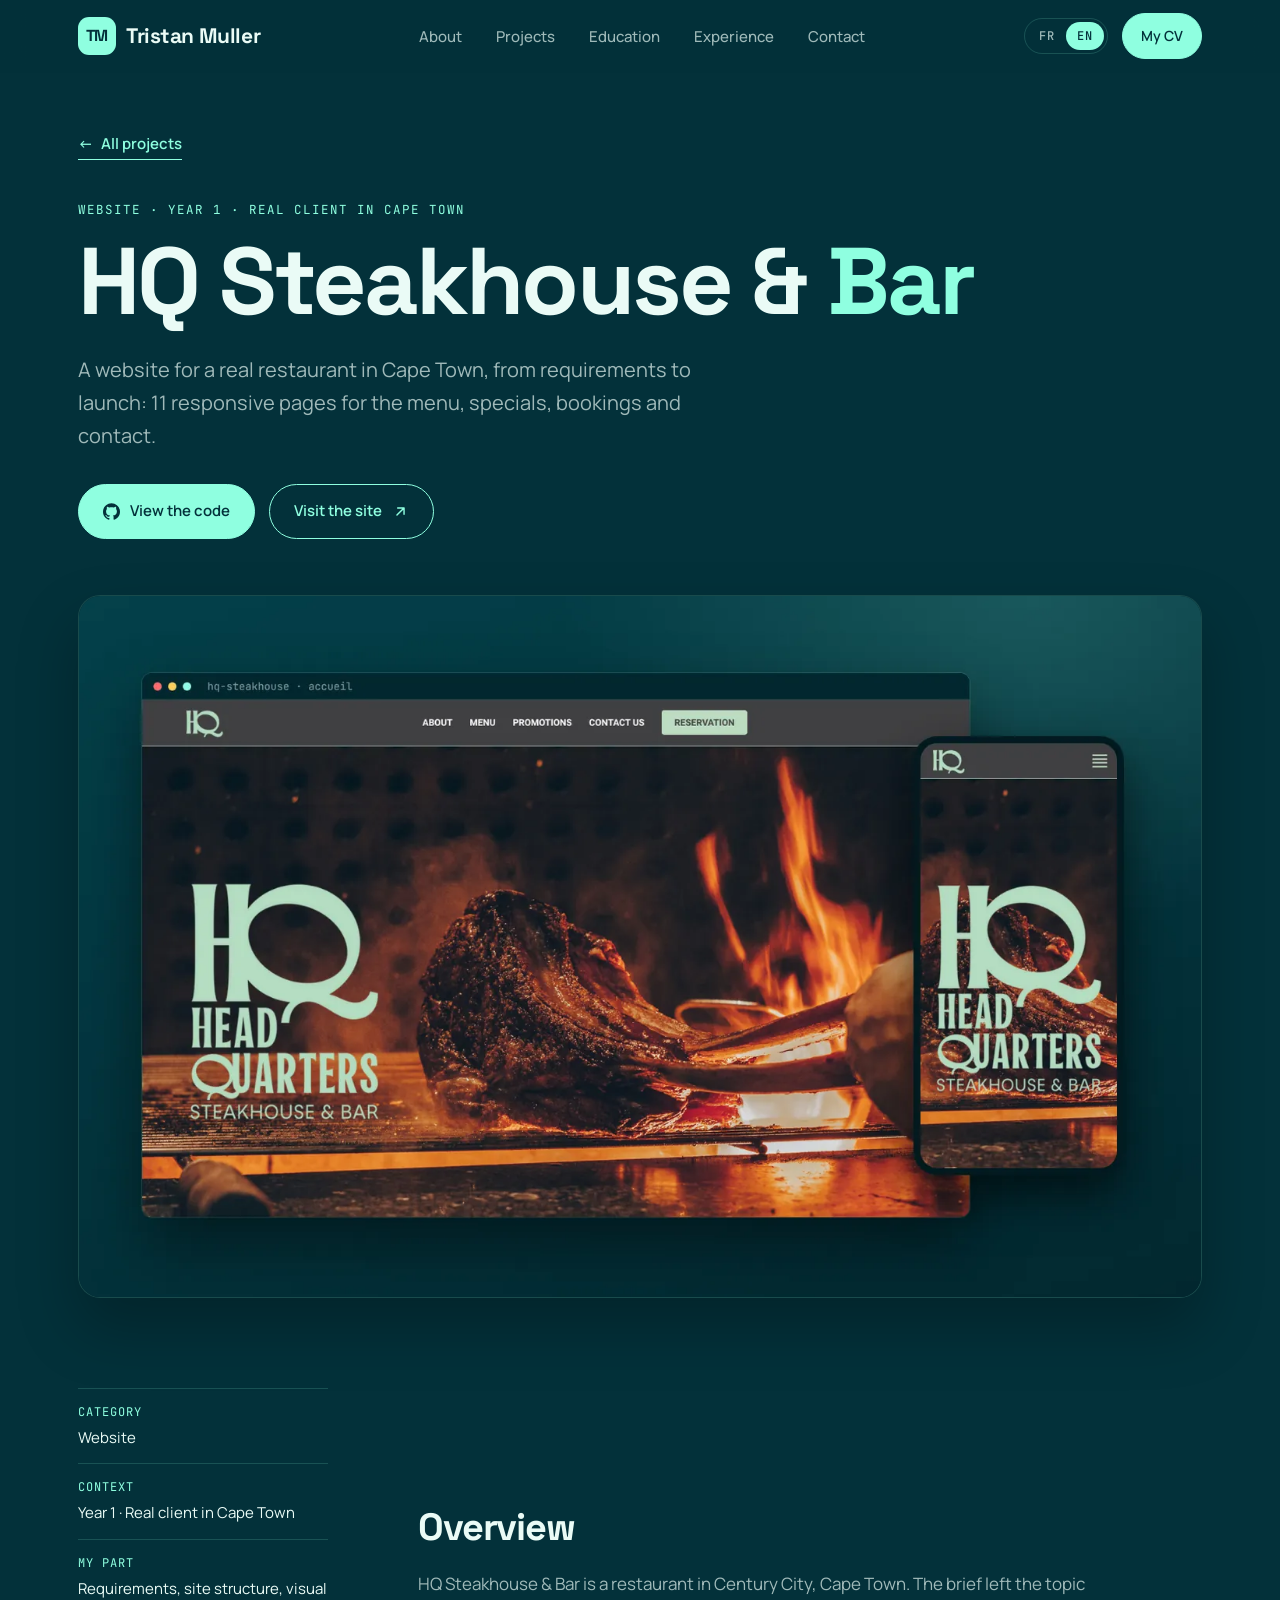
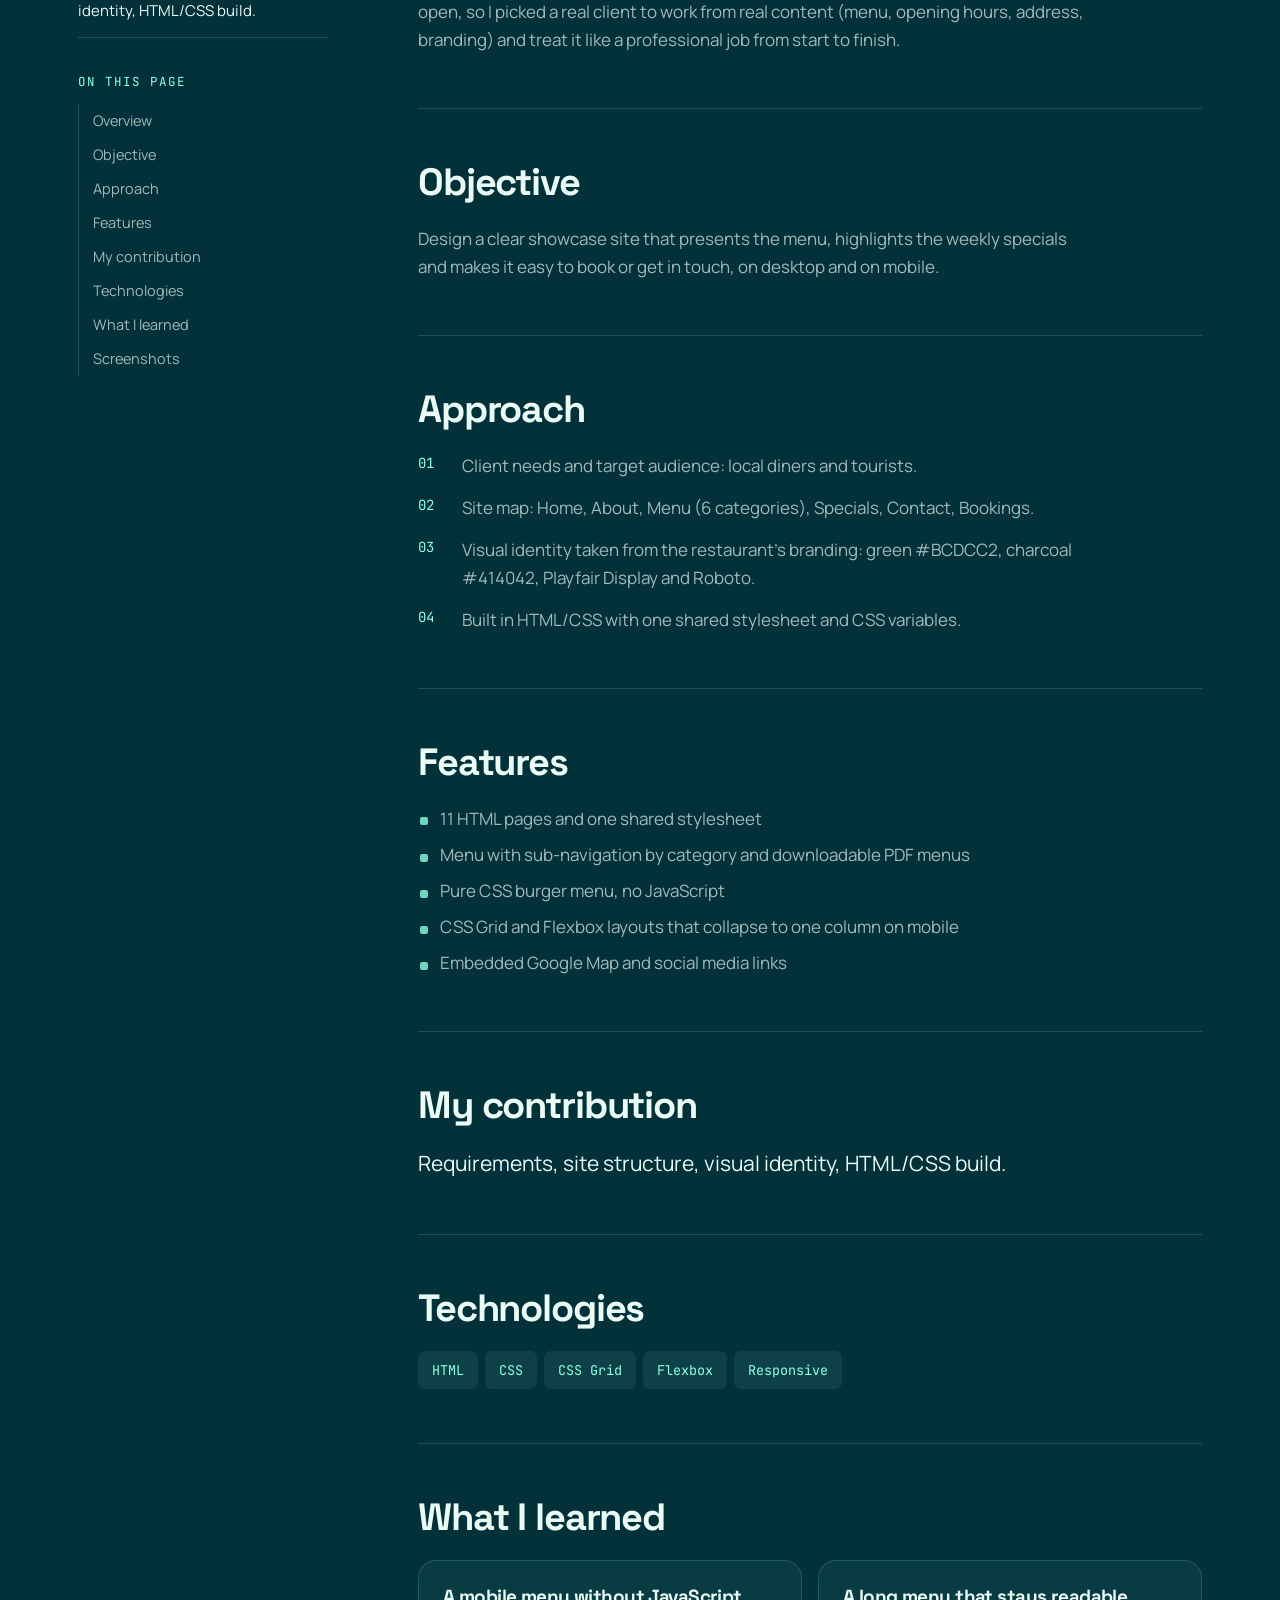
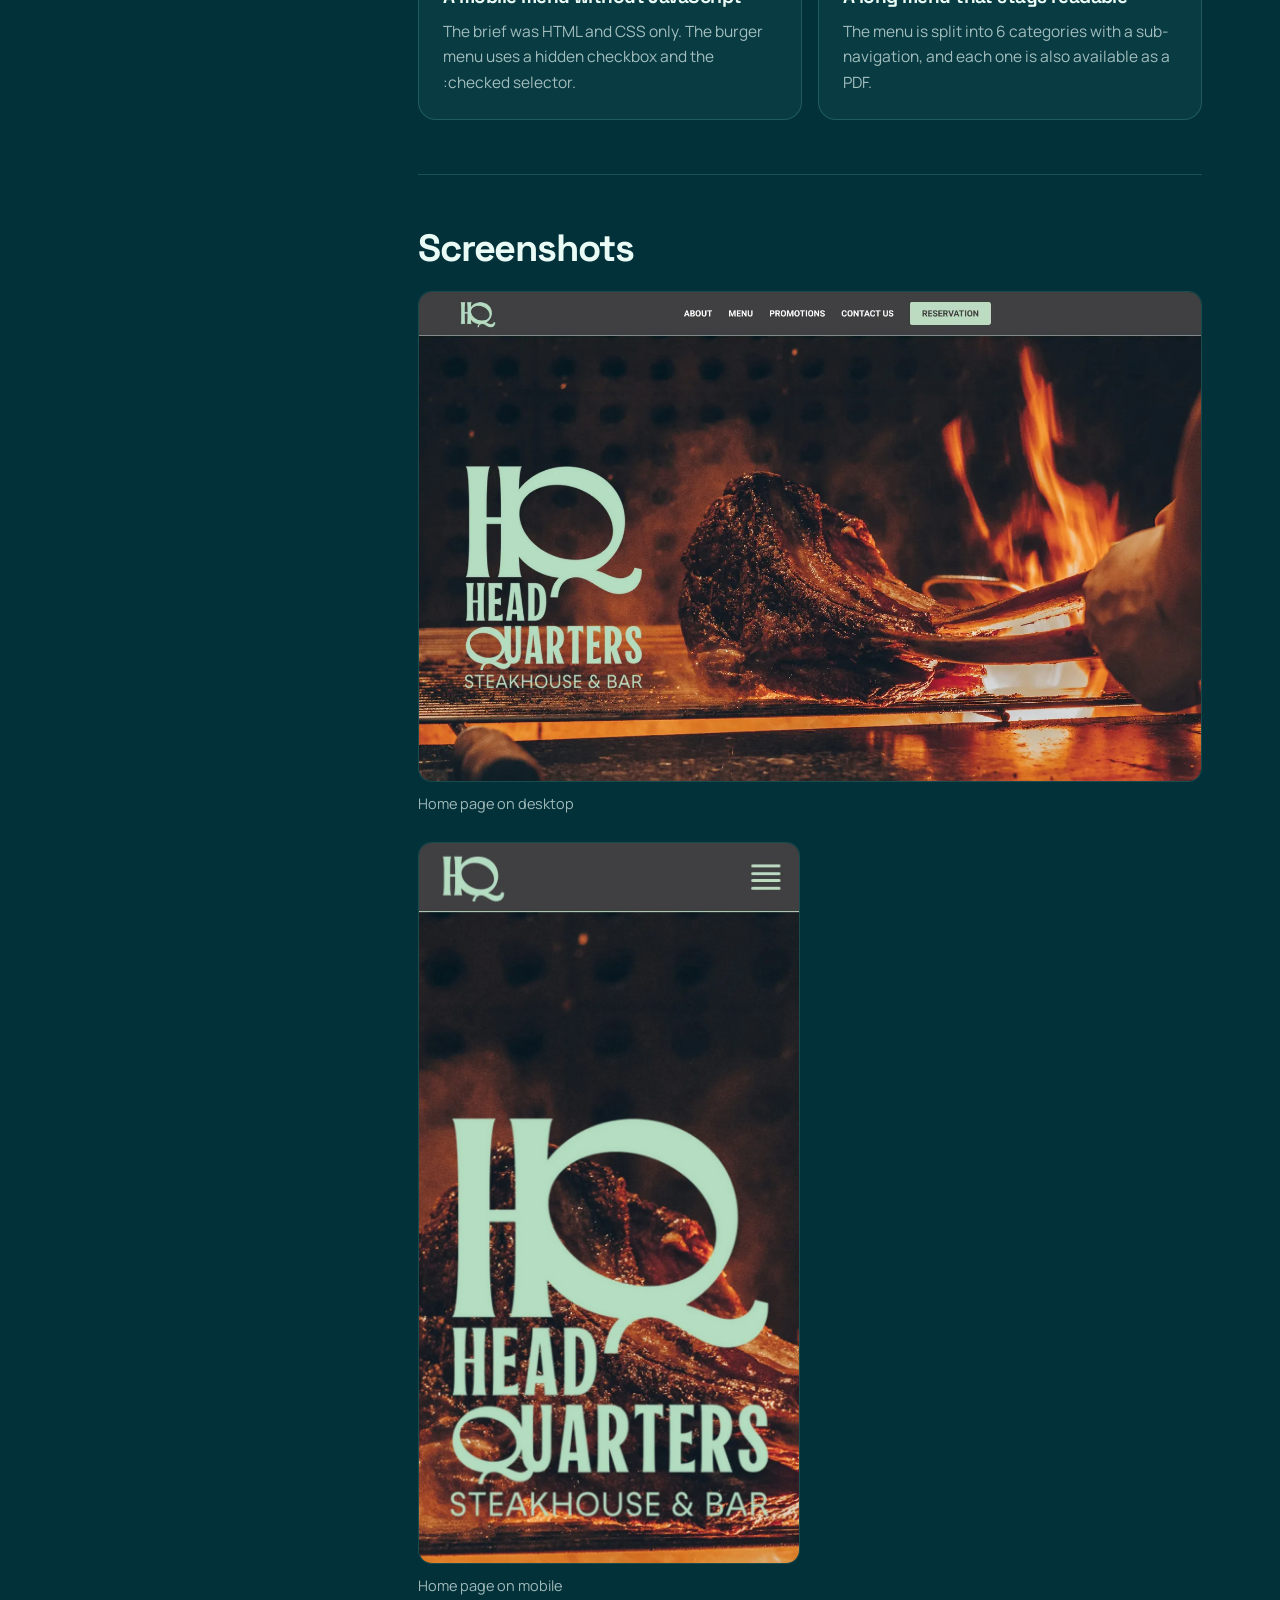
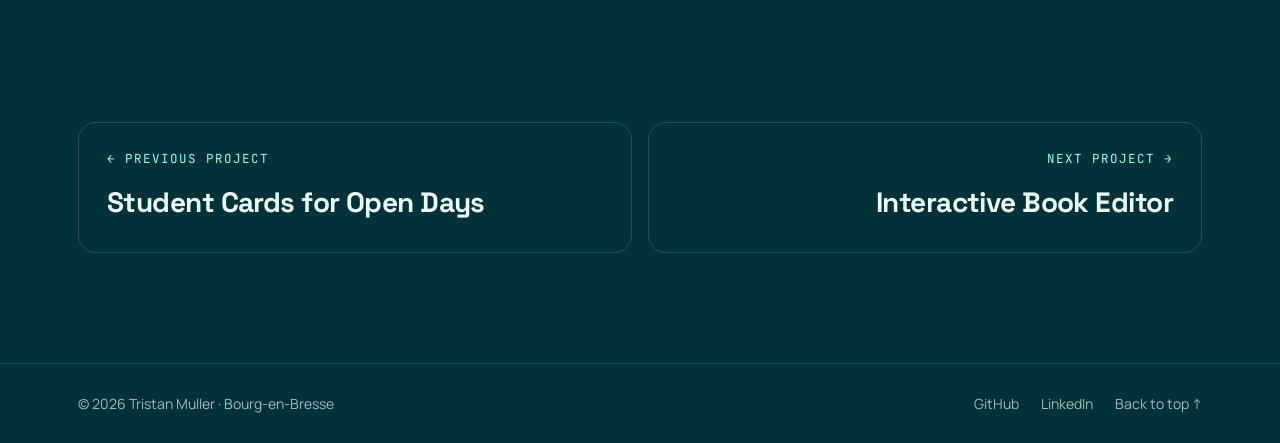
<file: projects/hq-steakhouse.html>
<!DOCTYPE html>
<html lang="fr" data-title-en="HQ Steakhouse &amp; Bar - Tristan Muller" data-desc-en="A website for a real restaurant in Cape Town, from requirements to launch: 11 responsive pages for the menu, specials, bookings and contact.">
<head>
  <meta charset="UTF-8">
  <meta name="viewport" content="width=device-width, initial-scale=1, viewport-fit=cover">
  <title>HQ Steakhouse &amp; Bar - Tristan Muller</title>
  <meta name="description" content="Le site d&#x27;un vrai restaurant du Cap, de l&#x27;analyse des besoins jusqu&#x27;à la mise en ligne : 11 pages responsive pour la carte, les promotions, la réservation et le contact.">
  <meta name="color-scheme" content="dark">
  <meta name="theme-color" content="#03313A">
  <meta name="author" content="Tristan Muller">
  <link rel="canonical" href="https://tristanmuller007.github.io/Portfolio/projects/hq-steakhouse.html">
  <meta property="og:type" content="article">
  <meta property="og:site_name" content="Tristan Muller">
  <meta property="og:locale" content="fr_FR">
  <meta property="og:url" content="https://tristanmuller007.github.io/Portfolio/projects/hq-steakhouse.html">
  <meta property="og:title" content="HQ Steakhouse &amp; Bar - Tristan Muller">
  <meta property="og:description" content="Le site d&#x27;un vrai restaurant du Cap, de l&#x27;analyse des besoins jusqu&#x27;à la mise en ligne : 11 pages responsive pour la carte, les promotions, la réservation et le contact.">
  <meta property="og:image" content="https://tristanmuller007.github.io/Portfolio/assets/img/projects/hq-steakhouse/cover.webp">
  <meta name="twitter:card" content="summary_large_image">
  <link rel="icon" type="image/png" sizes="32x32" href="https://tristanmuller007.github.io/Portfolio/assets/icons/favicon-32.png?v=3">
  <link rel="shortcut icon" href="https://tristanmuller007.github.io/Portfolio/assets/icons/favicon.ico?v=3">
  <link rel="apple-touch-icon" sizes="180x180" href="https://tristanmuller007.github.io/Portfolio/assets/icons/apple-touch-icon.png?v=3">
  <link rel="preconnect" href="https://fonts.googleapis.com">
  <link rel="preconnect" href="https://fonts.gstatic.com" crossorigin>
  <link rel="stylesheet" href="https://fonts.googleapis.com/css2?family=Space+Grotesk:wght@500;600;700&family=Manrope:wght@400;500;600;700&family=JetBrains+Mono:wght@400;500&display=swap">
  <link rel="stylesheet" href="../css/style.css?v=20261119">
  <script src="../js/main.js?v=20261119" defer></script>
</head>
<body class="case-page">
<a class="skip" href="#main" data-i18n="a11y.skip">Aller au contenu</a>
<header class="nav" id="nav">
  <div class="wrap nav__inner">
    <a href="../index.html" class="logo"><span class="logo__mark">TM</span>Tristan Muller</a>
    <nav aria-label="Navigation principale" data-i18n-attr="aria-label:a11y.nav">
      <ul class="nav__menu" id="menu">
        <li><a href="../index.html#about" data-i18n="nav.about">À propos</a></li>
        <li><a href="../index.html#projets" data-i18n="nav.projects">Projets</a></li>
        <li><a href="../index.html#parcours" data-i18n="nav.education">Parcours</a></li>
        <li><a href="../index.html#experiences" data-i18n="nav.experience">Expériences</a></li>
        <li><a href="../index.html#contact" data-i18n="nav.contact">Contact</a></li>
        <li class="nav__foot"><span class="nav__avail" data-i18n="contact.status"><i></i>Disponible · 12 avril - 18 juin 2027</span><a class="btn btn--solid btn--sm" href="https://tristanmuller007.github.io/CV-Tristan-Muller/" target="_blank" rel="noopener" data-i18n="nav.cv">Mon CV</a><a class="nav__mail" href="mailto:tristan@familymuller.me">tristan@familymuller.me</a></li>
      </ul>
    </nav>
    <div class="nav__actions">
      <div class="lang-switch" role="group" aria-label="Langue / Language">
        <button type="button" data-lang="fr" aria-pressed="true">FR</button>
        <button type="button" data-lang="en" aria-pressed="false">EN</button>
      </div>
      <a class="btn btn--solid btn--sm nav__cv" href="https://tristanmuller007.github.io/CV-Tristan-Muller/" target="_blank" rel="noopener" data-i18n="nav.cv">Mon CV</a>
      <button class="burger" id="burger" type="button" aria-label="Ouvrir le menu" data-i18n-attr="aria-label:a11y.menu" aria-controls="menu" aria-expanded="false">
        <svg class="burger__open" viewBox="0 0 24 24" aria-hidden="true"><path d="M4 7h16M4 12h16M4 17h16"/></svg><svg class="burger__close" viewBox="0 0 24 24" aria-hidden="true"><path d="M6 6l12 12M18 6 6 18"/></svg>
      </button>
    </div>
  </div>
</header>
<main id="main">
<article class="case">
  <header class="wrap case__head">
    <a class="link link--back" href="../index.html#projets">← <span data-l="fr">Tous les projets</span><span data-l="en" lang="en">All projects</span></a>
    <span class="label case__label"><span data-l="fr">Site web</span><span data-l="en" lang="en">Website</span> · <span data-l="fr">BUT 1 · Client réel au Cap</span><span data-l="en" lang="en">Year 1 · Real client in Cape Town</span></span>
    <h1 class="case__title">HQ Steakhouse &amp; <span class="accent">Bar</span></h1>
    <p class="case__lead"><span data-l="fr">Le site d&#x27;un vrai restaurant du Cap, de l&#x27;analyse des besoins jusqu&#x27;à la mise en ligne : 11 pages responsive pour la carte, les promotions, la réservation et le contact.</span><span data-l="en" lang="en">A website for a real restaurant in Cape Town, from requirements to launch: 11 responsive pages for the menu, specials, bookings and contact.</span></p>
    <div class="case__btns"><a class="btn btn--solid" href="https://github.com/tristanmuller007/HQ-WEBSITE" target="_blank" rel="noopener"><i class="icon icon--github" aria-hidden="true"></i><span data-l="fr">Voir le code</span><span data-l="en" lang="en">View the code</span></a><a class="btn btn--ghost" href="https://tristanmuller007.github.io/HQ-WEBSITE/Acceuil.html" target="_blank" rel="noopener"><span data-l="fr">Voir le site</span><span data-l="en" lang="en">Visit the site</span><svg viewBox="0 0 24 24" aria-hidden="true"><path d="M7 17 17 7M8 7h9v9"/></svg></a></div>
  </header>
  <div class="wrap case__media reveal">
    <figure class="case__cover"><img src="../assets/img/projects/hq-steakhouse/cover.webp" srcset="../assets/img/projects/hq-steakhouse/cover-720.webp 720w, ../assets/img/projects/hq-steakhouse/cover.webp 1440w" sizes="(min-width: 1240px) 1180px, 100vw" alt="Page d&#x27;accueil du site HQ Steakhouse sur ordinateur et sur téléphone" data-alt-en="HQ Steakhouse home page on desktop and mobile" width="1440" height="900" fetchpriority="high" decoding="async"></figure>
  </div>
  <div class="wrap case__grid">
    <div class="case__side">
      <dl class="case__meta"><div><dt><span data-l="fr">Catégorie</span><span data-l="en" lang="en">Category</span></dt><dd><span data-l="fr">Site web</span><span data-l="en" lang="en">Website</span></dd></div><div><dt><span data-l="fr">Contexte</span><span data-l="en" lang="en">Context</span></dt><dd><span data-l="fr">BUT 1 · Client réel au Cap</span><span data-l="en" lang="en">Year 1 · Real client in Cape Town</span></dd></div><div><dt><span data-l="fr">Ma part</span><span data-l="en" lang="en">My part</span></dt><dd><span data-l="fr">Analyse des besoins, architecture du site, charte graphique, intégration HTML/CSS.</span><span data-l="en" lang="en">Requirements, site structure, visual identity, HTML/CSS build.</span></dd></div></dl>
      <nav class="case__toc" aria-label="Sommaire" data-i18n-attr="aria-label:a11y.toc"><span class="label"><span data-l="fr">Sur cette page</span><span data-l="en" lang="en">On this page</span></span><ol><li><a href="#overview"><span data-l="fr">Vue d&#x27;ensemble</span><span data-l="en" lang="en">Overview</span></a></li><li><a href="#goal"><span data-l="fr">Objectif</span><span data-l="en" lang="en">Objective</span></a></li><li><a href="#approach"><span data-l="fr">Démarche</span><span data-l="en" lang="en">Approach</span></a></li><li><a href="#features"><span data-l="fr">Fonctionnalités</span><span data-l="en" lang="en">Features</span></a></li><li><a href="#part"><span data-l="fr">Ma contribution</span><span data-l="en" lang="en">My contribution</span></a></li><li><a href="#tech"><span data-l="fr">Technologies</span><span data-l="en" lang="en">Technologies</span></a></li><li><a href="#learned"><span data-l="fr">Ce que j&#x27;ai appris</span><span data-l="en" lang="en">What I learned</span></a></li><li><a href="#shots"><span data-l="fr">Captures</span><span data-l="en" lang="en">Screenshots</span></a></li></ol></nav>
    </div>
    <div class="case__main"><section class="case__sec reveal" id="overview" aria-labelledby="overview-h"><h2 id="overview-h"><span data-l="fr">Vue d&#x27;ensemble</span><span data-l="en" lang="en">Overview</span></h2><div class="case__txt"><p><span data-l="fr">HQ Steakhouse &amp; Bar est un restaurant de Century City, au Cap. Le thème du projet était libre : j&#x27;ai choisi un client réel pour travailler à partir de vrais contenus (carte, horaires, adresse, identité visuelle) et simuler une mise en situation professionnelle complète.</span><span data-l="en" lang="en">HQ Steakhouse &amp; Bar is a restaurant in Century City, Cape Town. The brief left the topic open, so I picked a real client to work from real content (menu, opening hours, address, branding) and treat it like a professional job from start to finish.</span></p></div></section><section class="case__sec reveal" id="goal" aria-labelledby="goal-h"><h2 id="goal-h"><span data-l="fr">Objectif</span><span data-l="en" lang="en">Objective</span></h2><div class="case__txt"><p><span data-l="fr">Concevoir un site vitrine clair qui présente la carte, met en avant les offres de la semaine et permet de réserver ou de contacter le restaurant facilement, sur ordinateur comme sur téléphone.</span><span data-l="en" lang="en">Design a clear showcase site that presents the menu, highlights the weekly specials and makes it easy to book or get in touch, on desktop and on mobile.</span></p></div></section><section class="case__sec reveal" id="approach" aria-labelledby="approach-h"><h2 id="approach-h"><span data-l="fr">Démarche</span><span data-l="en" lang="en">Approach</span></h2><div class="case__txt"><ol class="case__steps"><li><span data-l="fr">Analyse des besoins du client et des cibles : clientèle locale et touristes.</span><span data-l="en" lang="en">Client needs and target audience: local diners and tourists.</span></li><li><span data-l="fr">Architecture du site : Accueil, About, Menu (6 catégories), Promotions, Contact, Réservation.</span><span data-l="en" lang="en">Site map: Home, About, Menu (6 categories), Specials, Contact, Bookings.</span></li><li><span data-l="fr">Charte graphique reprise de l&#x27;identité du restaurant : vert #BCDCC2, anthracite #414042, Playfair Display et Roboto.</span><span data-l="en" lang="en">Visual identity taken from the restaurant&#x27;s branding: green #BCDCC2, charcoal #414042, Playfair Display and Roboto.</span></li><li><span data-l="fr">Réalisation en HTML/CSS avec une feuille de style commune et des variables CSS.</span><span data-l="en" lang="en">Built in HTML/CSS with one shared stylesheet and CSS variables.</span></li></ol></div></section><section class="case__sec reveal" id="features" aria-labelledby="features-h"><h2 id="features-h"><span data-l="fr">Fonctionnalités</span><span data-l="en" lang="en">Features</span></h2><div class="case__txt"><ul class="bullets"><li><span data-l="fr">11 pages HTML et une feuille de style commune</span><span data-l="en" lang="en">11 HTML pages and one shared stylesheet</span></li><li><span data-l="fr">Carte avec sous-navigation par catégorie et cartes PDF à télécharger</span><span data-l="en" lang="en">Menu with sub-navigation by category and downloadable PDF menus</span></li><li><span data-l="fr">Menu burger en pur CSS, sans JavaScript</span><span data-l="en" lang="en">Pure CSS burger menu, no JavaScript</span></li><li><span data-l="fr">Mises en page en CSS Grid et Flexbox qui passent sur une colonne sur mobile</span><span data-l="en" lang="en">CSS Grid and Flexbox layouts that collapse to one column on mobile</span></li><li><span data-l="fr">Carte Google Maps intégrée et liens vers les réseaux sociaux</span><span data-l="en" lang="en">Embedded Google Map and social media links</span></li></ul></div></section><section class="case__sec reveal" id="part" aria-labelledby="part-h"><h2 id="part-h"><span data-l="fr">Ma contribution</span><span data-l="en" lang="en">My contribution</span></h2><div class="case__txt"><p class="case__big"><span data-l="fr">Analyse des besoins, architecture du site, charte graphique, intégration HTML/CSS.</span><span data-l="en" lang="en">Requirements, site structure, visual identity, HTML/CSS build.</span></p></div></section><section class="case__sec reveal" id="tech" aria-labelledby="tech-h"><h2 id="tech-h"><span data-l="fr">Technologies</span><span data-l="en" lang="en">Technologies</span></h2><div class="case__txt"><div class="tags tags--lg"><span>HTML</span><span>CSS</span><span>CSS Grid</span><span>Flexbox</span><span>Responsive</span></div></div></section><section class="case__sec reveal" id="learned" aria-labelledby="learned-h"><h2 id="learned-h"><span data-l="fr">Ce que j&#x27;ai appris</span><span data-l="en" lang="en">What I learned</span></h2><div class="case__txt"><div class="case__chals"><div class="case__chal"><h3><span data-l="fr">Un menu mobile sans JavaScript</span><span data-l="en" lang="en">A mobile menu without JavaScript</span></h3><p><span data-l="fr">Le projet portait sur HTML et CSS uniquement. Le menu burger repose sur une case à cocher cachée et le sélecteur :checked.</span><span data-l="en" lang="en">The brief was HTML and CSS only. The burger menu uses a hidden checkbox and the :checked selector.</span></p></div><div class="case__chal"><h3><span data-l="fr">Une carte longue et lisible</span><span data-l="en" lang="en">A long menu that stays readable</span></h3><p><span data-l="fr">La carte du restaurant est découpée en 6 catégories avec une sous-navigation, et chaque carte existe aussi en PDF.</span><span data-l="en" lang="en">The menu is split into 6 categories with a sub-navigation, and each one is also available as a PDF.</span></p></div></div></div></section><section class="case__sec reveal" id="shots" aria-labelledby="shots-h"><h2 id="shots-h"><span data-l="fr">Captures</span><span data-l="en" lang="en">Screenshots</span></h2><div class="case__txt"><div class="shots"><figure class="shot"><button type="button" class="shot__btn" data-full="../assets/img/projects/hq-steakhouse/hq.webp"><img src="../assets/img/projects/hq-steakhouse/hq.webp" alt="Accueil sur ordinateur" data-alt-en="Home page on desktop" width="1440" height="900" loading="lazy" decoding="async"></button><figcaption><span data-l="fr">Accueil sur ordinateur</span><span data-l="en" lang="en">Home page on desktop</span></figcaption></figure><figure class="shot shot--tall"><button type="button" class="shot__btn" data-full="../assets/img/projects/hq-steakhouse/hq-mobile.webp"><img src="../assets/img/projects/hq-steakhouse/hq-mobile.webp" alt="Accueil sur téléphone" data-alt-en="Home page on mobile" width="780" height="1688" loading="lazy" decoding="async"></button><figcaption><span data-l="fr">Accueil sur téléphone</span><span data-l="en" lang="en">Home page on mobile</span></figcaption></figure></div></div></section></div>
  </div>
  <nav class="wrap case__pager" aria-label="Autres projets" data-i18n-attr="aria-label:a11y.more">
    <a href="cartes-jpo.html"><span class="label">← <span data-l="fr">Projet précédent</span><span data-l="en" lang="en">Previous project</span></span><b><span data-l="fr">Cartes étudiantes pour les JPO</span><span data-l="en" lang="en">Student Cards for Open Days</span></b></a>
    <a href="livre-interactif.html" class="case__next"><span class="label"><span data-l="fr">Projet suivant</span><span data-l="en" lang="en">Next project</span> →</span><b><span data-l="fr">Éditeur de livre interactif</span><span data-l="en" lang="en">Interactive Book Editor</span></b></a>
  </nav>
</article>
</main>
<footer class="footer">
  <div class="wrap footer__inner">
    <span>© 2026 Tristan Muller · Bourg-en-Bresse</span>
    <span class="footer__links">
      <a href="https://github.com/tristanmuller007" target="_blank" rel="noopener">GitHub</a>
      <a href="https://www.linkedin.com/in/tristan-muller-info/" target="_blank" rel="noopener">LinkedIn</a>
      <a href="#main" data-i18n="footer.top">Retour en haut ↑</a>
    </span>
  </div>
</footer>
<dialog class="lightbox" id="lightbox" aria-label="Capture agrandie" data-i18n-attr="aria-label:a11y.zoom"><button class="lightbox__close" type="button" data-close aria-label="Fermer" data-i18n-attr="aria-label:a11y.close"><svg viewBox="0 0 24 24" aria-hidden="true"><path d="M6 6l12 12M18 6 6 18"/></svg></button><img alt=""></dialog>
<script src="../js/i18n.js?v=20261119"></script>
</body>
</html>
</file>
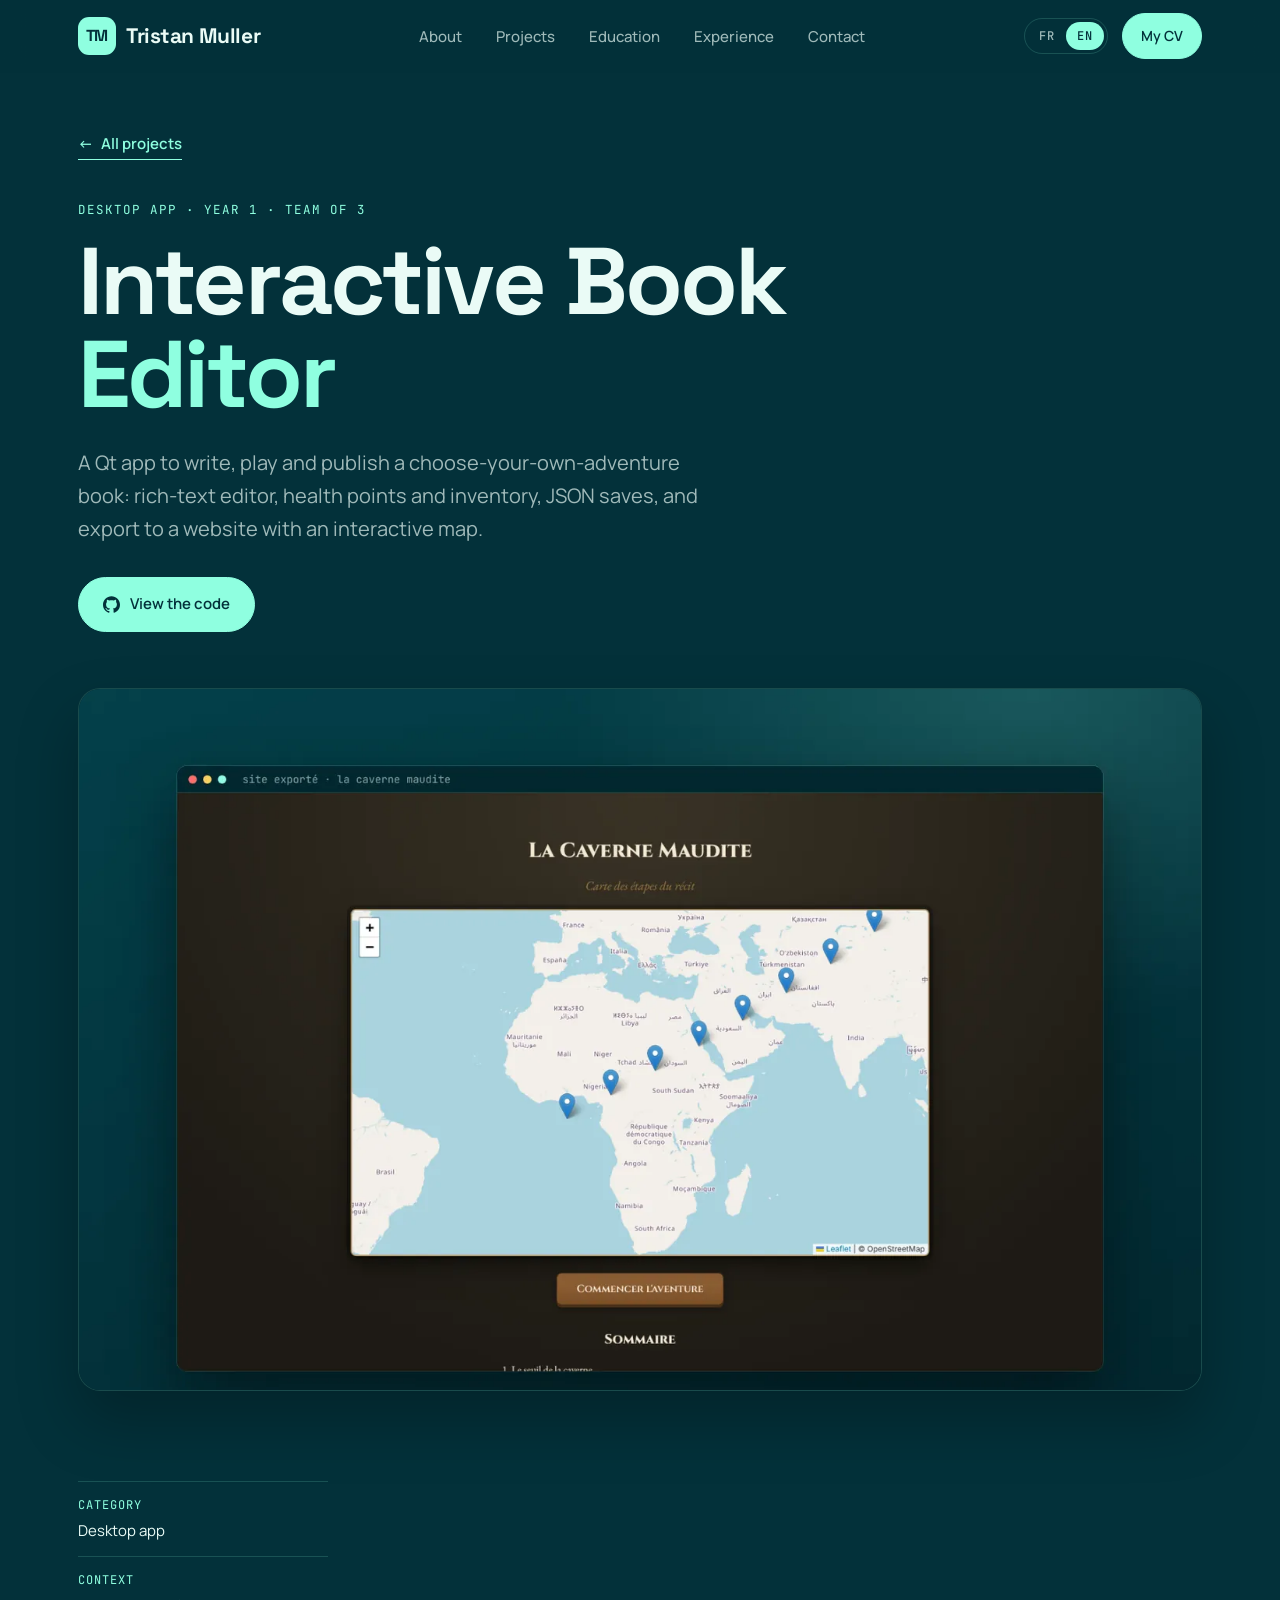
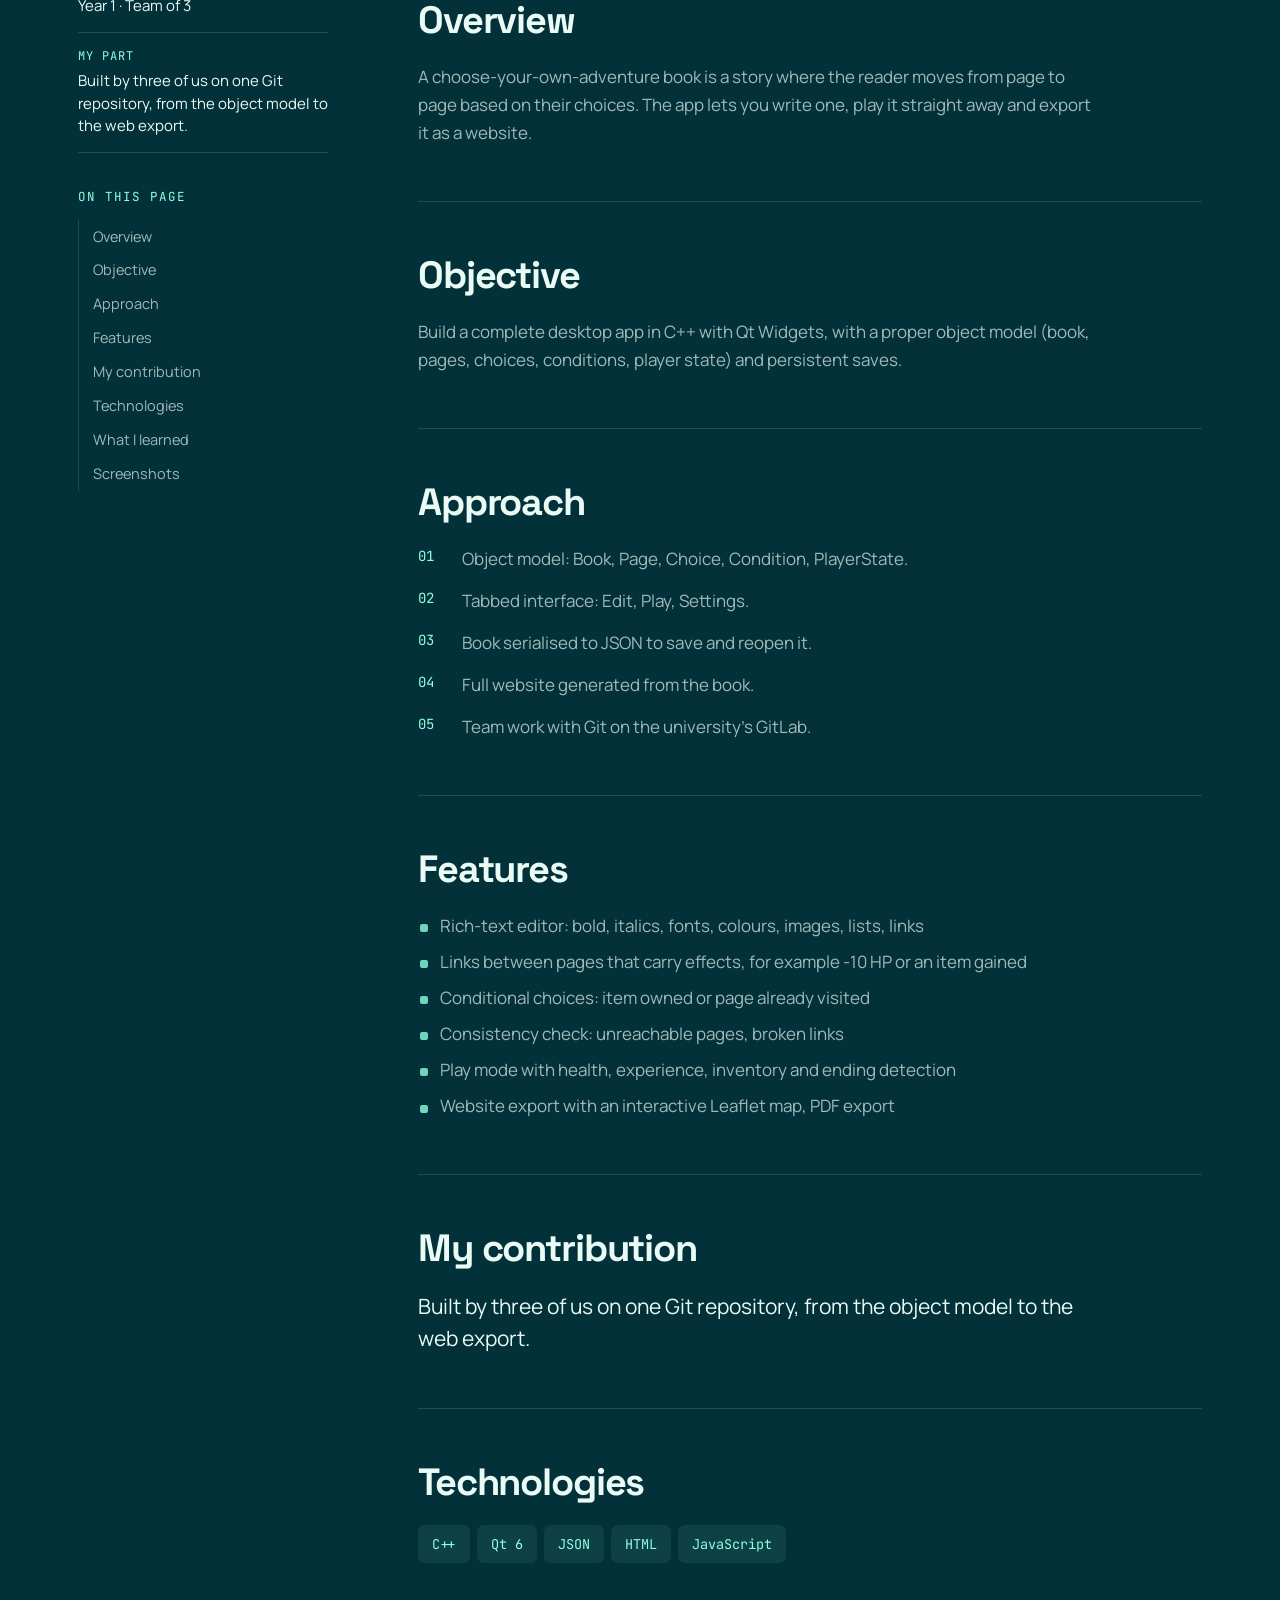
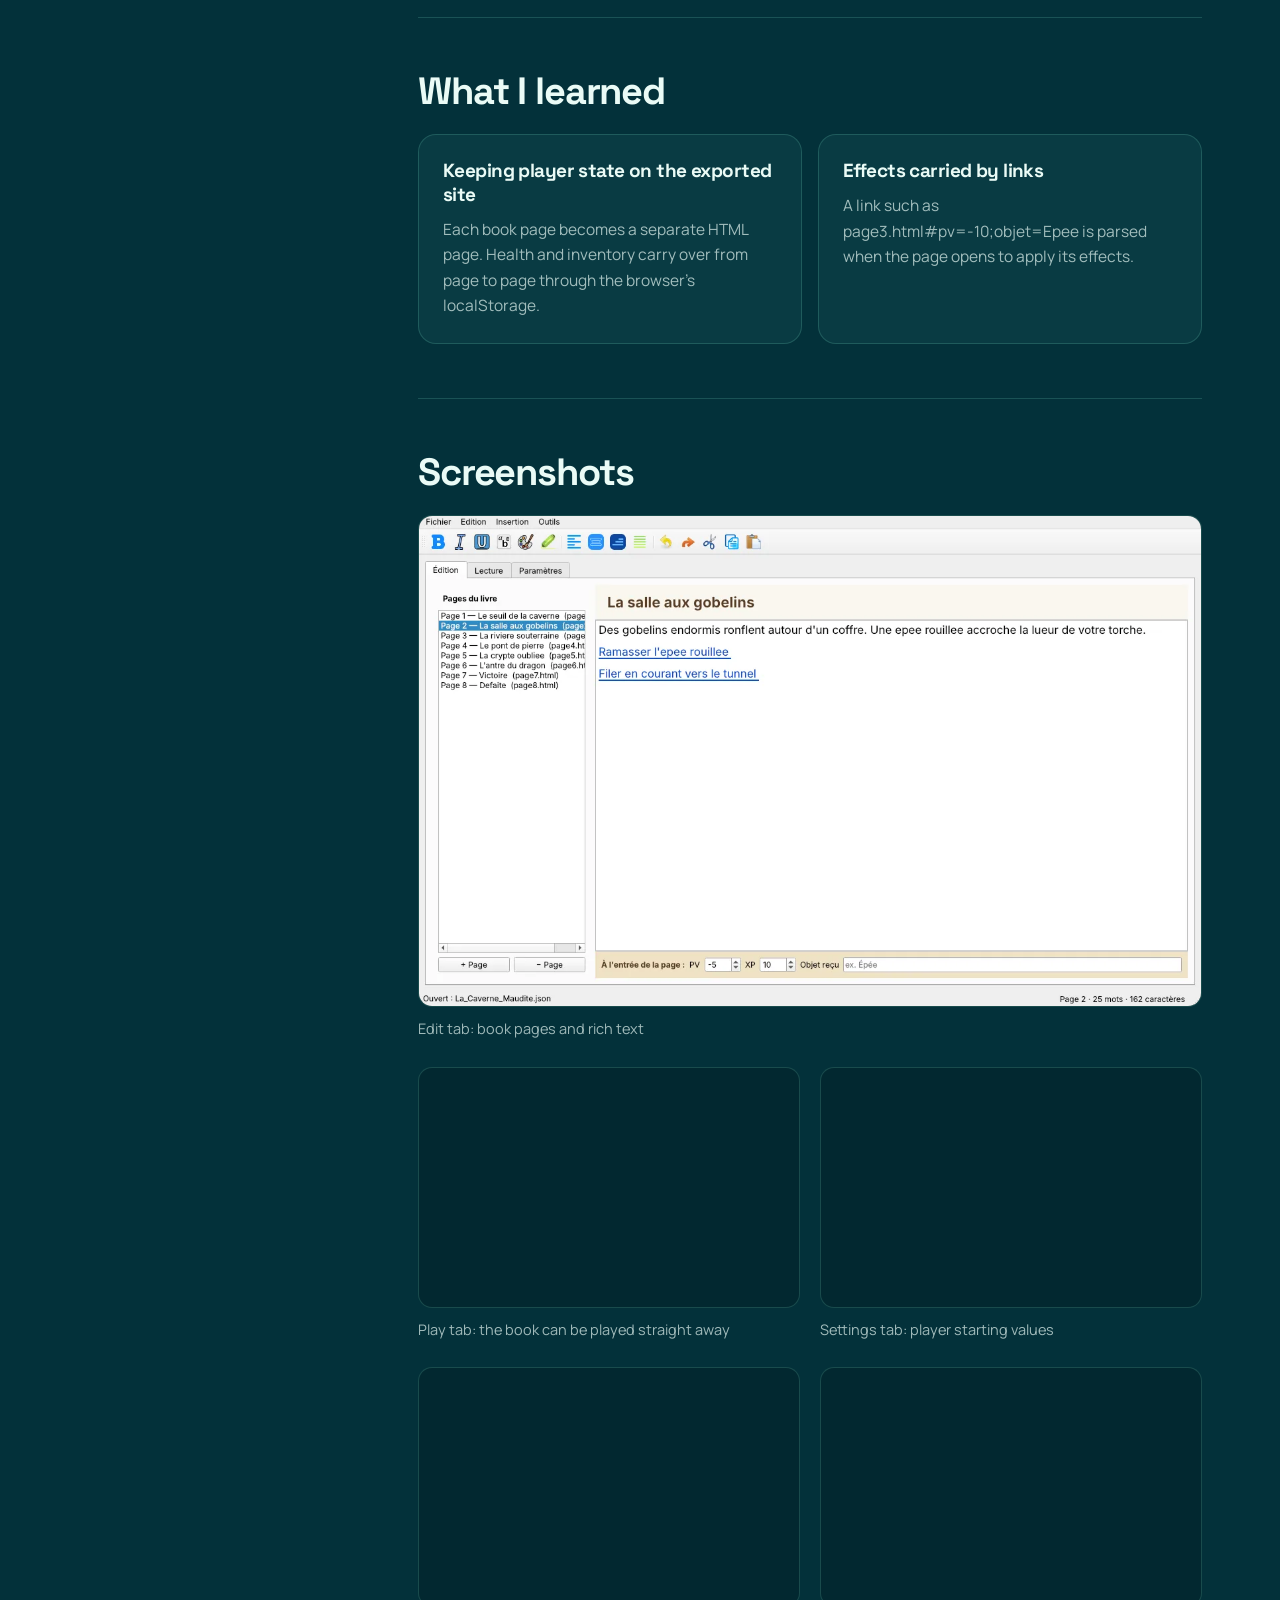
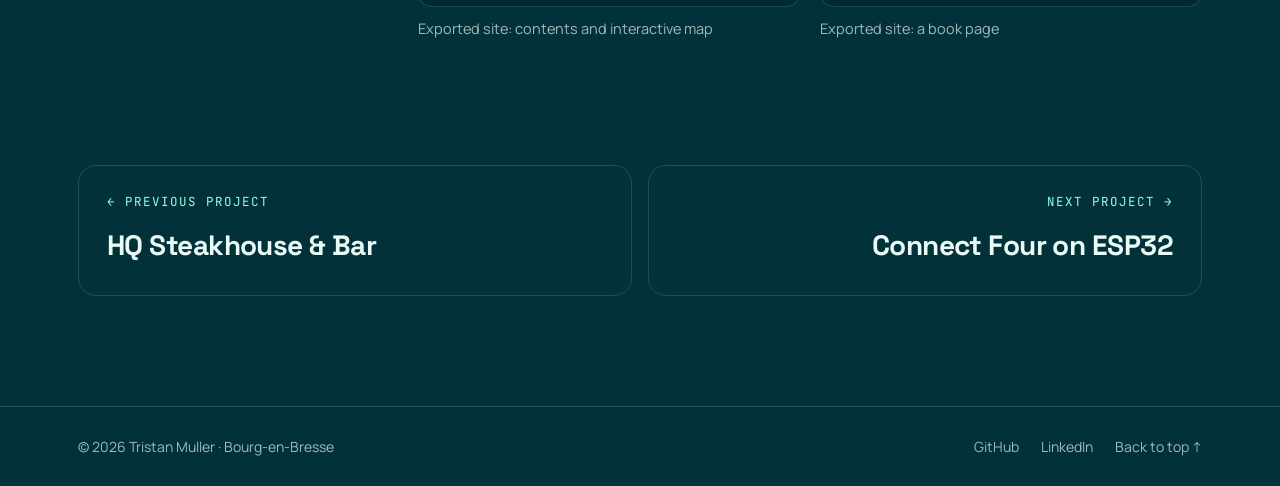
<file: projects/livre-interactif.html>
<!DOCTYPE html>
<html lang="fr" data-title-en="Interactive Book Editor - Tristan Muller" data-desc-en="A Qt app to write, play and publish a choose-your-own-adventure book: rich-text editor, health points and inventory, JSON saves, and export to a website with an interactive map.">
<head>
  <meta charset="UTF-8">
  <meta name="viewport" content="width=device-width, initial-scale=1, viewport-fit=cover">
  <title>Éditeur de livre interactif - Tristan Muller</title>
  <meta name="description" content="Une application Qt pour écrire, jouer et publier un « livre dont vous êtes le héros » : éditeur de texte riche, points de vie et inventaire, sauvegarde JSON, export en site web avec carte interactive.">
  <meta name="color-scheme" content="dark">
  <meta name="theme-color" content="#03313A">
  <meta name="author" content="Tristan Muller">
  <link rel="canonical" href="https://tristanmuller007.github.io/Portfolio/projects/livre-interactif.html">
  <meta property="og:type" content="article">
  <meta property="og:site_name" content="Tristan Muller">
  <meta property="og:locale" content="fr_FR">
  <meta property="og:url" content="https://tristanmuller007.github.io/Portfolio/projects/livre-interactif.html">
  <meta property="og:title" content="Éditeur de livre interactif - Tristan Muller">
  <meta property="og:description" content="Une application Qt pour écrire, jouer et publier un « livre dont vous êtes le héros » : éditeur de texte riche, points de vie et inventaire, sauvegarde JSON, export en site web avec carte interactive.">
  <meta property="og:image" content="https://tristanmuller007.github.io/Portfolio/assets/img/projects/livre-interactif/cover.webp">
  <meta name="twitter:card" content="summary_large_image">
  <link rel="icon" type="image/png" sizes="32x32" href="https://tristanmuller007.github.io/Portfolio/assets/icons/favicon-32.png?v=3">
  <link rel="shortcut icon" href="https://tristanmuller007.github.io/Portfolio/assets/icons/favicon.ico?v=3">
  <link rel="apple-touch-icon" sizes="180x180" href="https://tristanmuller007.github.io/Portfolio/assets/icons/apple-touch-icon.png?v=3">
  <link rel="preconnect" href="https://fonts.googleapis.com">
  <link rel="preconnect" href="https://fonts.gstatic.com" crossorigin>
  <link rel="stylesheet" href="https://fonts.googleapis.com/css2?family=Space+Grotesk:wght@500;600;700&family=Manrope:wght@400;500;600;700&family=JetBrains+Mono:wght@400;500&display=swap">
  <link rel="stylesheet" href="../css/style.css?v=20261119">
  <script src="../js/main.js?v=20261119" defer></script>
</head>
<body class="case-page">
<a class="skip" href="#main" data-i18n="a11y.skip">Aller au contenu</a>
<header class="nav" id="nav">
  <div class="wrap nav__inner">
    <a href="../index.html" class="logo"><span class="logo__mark">TM</span>Tristan Muller</a>
    <nav aria-label="Navigation principale" data-i18n-attr="aria-label:a11y.nav">
      <ul class="nav__menu" id="menu">
        <li><a href="../index.html#about" data-i18n="nav.about">À propos</a></li>
        <li><a href="../index.html#projets" data-i18n="nav.projects">Projets</a></li>
        <li><a href="../index.html#parcours" data-i18n="nav.education">Parcours</a></li>
        <li><a href="../index.html#experiences" data-i18n="nav.experience">Expériences</a></li>
        <li><a href="../index.html#contact" data-i18n="nav.contact">Contact</a></li>
        <li class="nav__foot"><span class="nav__avail" data-i18n="contact.status"><i></i>Disponible · 12 avril - 18 juin 2027</span><a class="btn btn--solid btn--sm" href="https://tristanmuller007.github.io/CV-Tristan-Muller/" target="_blank" rel="noopener" data-i18n="nav.cv">Mon CV</a><a class="nav__mail" href="mailto:tristan@familymuller.me">tristan@familymuller.me</a></li>
      </ul>
    </nav>
    <div class="nav__actions">
      <div class="lang-switch" role="group" aria-label="Langue / Language">
        <button type="button" data-lang="fr" aria-pressed="true">FR</button>
        <button type="button" data-lang="en" aria-pressed="false">EN</button>
      </div>
      <a class="btn btn--solid btn--sm nav__cv" href="https://tristanmuller007.github.io/CV-Tristan-Muller/" target="_blank" rel="noopener" data-i18n="nav.cv">Mon CV</a>
      <button class="burger" id="burger" type="button" aria-label="Ouvrir le menu" data-i18n-attr="aria-label:a11y.menu" aria-controls="menu" aria-expanded="false">
        <svg class="burger__open" viewBox="0 0 24 24" aria-hidden="true"><path d="M4 7h16M4 12h16M4 17h16"/></svg><svg class="burger__close" viewBox="0 0 24 24" aria-hidden="true"><path d="M6 6l12 12M18 6 6 18"/></svg>
      </button>
    </div>
  </div>
</header>
<main id="main">
<article class="case">
  <header class="wrap case__head">
    <a class="link link--back" href="../index.html#projets">← <span data-l="fr">Tous les projets</span><span data-l="en" lang="en">All projects</span></a>
    <span class="label case__label"><span data-l="fr">Application de bureau</span><span data-l="en" lang="en">Desktop app</span> · <span data-l="fr">BUT 1 · Groupe de 3</span><span data-l="en" lang="en">Year 1 · Team of 3</span></span>
    <h1 class="case__title"><span data-l="fr">Éditeur de livre <span class="accent">interactif</span></span><span data-l="en" lang="en">Interactive Book <span class="accent">Editor</span></span></h1>
    <p class="case__lead"><span data-l="fr">Une application Qt pour écrire, jouer et publier un « livre dont vous êtes le héros » : éditeur de texte riche, points de vie et inventaire, sauvegarde JSON, export en site web avec carte interactive.</span><span data-l="en" lang="en">A Qt app to write, play and publish a choose-your-own-adventure book: rich-text editor, health points and inventory, JSON saves, and export to a website with an interactive map.</span></p>
    <div class="case__btns"><a class="btn btn--solid" href="https://github.com/tristanmuller007/Editeur-Livre-Heros-Qt" target="_blank" rel="noopener"><i class="icon icon--github" aria-hidden="true"></i><span data-l="fr">Voir le code</span><span data-l="en" lang="en">View the code</span></a></div>
  </header>
  <div class="wrap case__media reveal">
    <figure class="case__cover"><img src="../assets/img/projects/livre-interactif/cover.webp" srcset="../assets/img/projects/livre-interactif/cover-720.webp 720w, ../assets/img/projects/livre-interactif/cover.webp 1440w" sizes="(min-width: 1240px) 1180px, 100vw" alt="Site web exporté par l&#x27;application : sommaire et carte interactive du livre" data-alt-en="Website exported by the app: book contents and interactive map" width="1440" height="900" fetchpriority="high" decoding="async"></figure>
  </div>
  <div class="wrap case__grid">
    <div class="case__side">
      <dl class="case__meta"><div><dt><span data-l="fr">Catégorie</span><span data-l="en" lang="en">Category</span></dt><dd><span data-l="fr">Application de bureau</span><span data-l="en" lang="en">Desktop app</span></dd></div><div><dt><span data-l="fr">Contexte</span><span data-l="en" lang="en">Context</span></dt><dd><span data-l="fr">BUT 1 · Groupe de 3</span><span data-l="en" lang="en">Year 1 · Team of 3</span></dd></div><div><dt><span data-l="fr">Ma part</span><span data-l="en" lang="en">My part</span></dt><dd><span data-l="fr">Projet mené à trois sur le même dépôt Git, de la modélisation objet à l&#x27;export web.</span><span data-l="en" lang="en">Built by three of us on one Git repository, from the object model to the web export.</span></dd></div></dl>
      <nav class="case__toc" aria-label="Sommaire" data-i18n-attr="aria-label:a11y.toc"><span class="label"><span data-l="fr">Sur cette page</span><span data-l="en" lang="en">On this page</span></span><ol><li><a href="#overview"><span data-l="fr">Vue d&#x27;ensemble</span><span data-l="en" lang="en">Overview</span></a></li><li><a href="#goal"><span data-l="fr">Objectif</span><span data-l="en" lang="en">Objective</span></a></li><li><a href="#approach"><span data-l="fr">Démarche</span><span data-l="en" lang="en">Approach</span></a></li><li><a href="#features"><span data-l="fr">Fonctionnalités</span><span data-l="en" lang="en">Features</span></a></li><li><a href="#part"><span data-l="fr">Ma contribution</span><span data-l="en" lang="en">My contribution</span></a></li><li><a href="#tech"><span data-l="fr">Technologies</span><span data-l="en" lang="en">Technologies</span></a></li><li><a href="#learned"><span data-l="fr">Ce que j&#x27;ai appris</span><span data-l="en" lang="en">What I learned</span></a></li><li><a href="#shots"><span data-l="fr">Captures</span><span data-l="en" lang="en">Screenshots</span></a></li></ol></nav>
    </div>
    <div class="case__main"><section class="case__sec reveal" id="overview" aria-labelledby="overview-h"><h2 id="overview-h"><span data-l="fr">Vue d&#x27;ensemble</span><span data-l="en" lang="en">Overview</span></h2><div class="case__txt"><p><span data-l="fr">Un « livre dont vous êtes le héros » est un récit où le lecteur avance de page en page selon ses choix. L&#x27;application permet de l&#x27;écrire, d&#x27;y jouer directement et de l&#x27;exporter en site web.</span><span data-l="en" lang="en">A choose-your-own-adventure book is a story where the reader moves from page to page based on their choices. The app lets you write one, play it straight away and export it as a website.</span></p></div></section><section class="case__sec reveal" id="goal" aria-labelledby="goal-h"><h2 id="goal-h"><span data-l="fr">Objectif</span><span data-l="en" lang="en">Objective</span></h2><div class="case__txt"><p><span data-l="fr">Développer une application de bureau complète en C++ avec Qt Widgets, avec un vrai modèle objet (livre, pages, choix, conditions, état du joueur) et une sauvegarde persistante.</span><span data-l="en" lang="en">Build a complete desktop app in C++ with Qt Widgets, with a proper object model (book, pages, choices, conditions, player state) and persistent saves.</span></p></div></section><section class="case__sec reveal" id="approach" aria-labelledby="approach-h"><h2 id="approach-h"><span data-l="fr">Démarche</span><span data-l="en" lang="en">Approach</span></h2><div class="case__txt"><ol class="case__steps"><li><span data-l="fr">Modélisation objet : Livre, Page, Choix, Condition, EtatJoueur.</span><span data-l="en" lang="en">Object model: Book, Page, Choice, Condition, PlayerState.</span></li><li><span data-l="fr">Interface à onglets : Édition, Lecture, Paramètres.</span><span data-l="en" lang="en">Tabbed interface: Edit, Play, Settings.</span></li><li><span data-l="fr">Sérialisation du livre en JSON pour l&#x27;enregistrer et le rouvrir.</span><span data-l="en" lang="en">Book serialised to JSON to save and reopen it.</span></li><li><span data-l="fr">Génération d&#x27;un site web complet à partir du livre.</span><span data-l="en" lang="en">Full website generated from the book.</span></li><li><span data-l="fr">Travail en équipe avec Git sur le GitLab de l&#x27;IUT.</span><span data-l="en" lang="en">Team work with Git on the university&#x27;s GitLab.</span></li></ol></div></section><section class="case__sec reveal" id="features" aria-labelledby="features-h"><h2 id="features-h"><span data-l="fr">Fonctionnalités</span><span data-l="en" lang="en">Features</span></h2><div class="case__txt"><ul class="bullets"><li><span data-l="fr">Éditeur de texte riche : gras, italique, police, couleur, images, listes, liens</span><span data-l="en" lang="en">Rich-text editor: bold, italics, fonts, colours, images, lists, links</span></li><li><span data-l="fr">Liens entre pages qui portent des effets, par exemple -10 PV ou un objet gagné</span><span data-l="en" lang="en">Links between pages that carry effects, for example -10 HP or an item gained</span></li><li><span data-l="fr">Choix sous condition : objet possédé ou page déjà visitée</span><span data-l="en" lang="en">Conditional choices: item owned or page already visited</span></li><li><span data-l="fr">Vérification de la cohérence : pages inaccessibles, liens cassés</span><span data-l="en" lang="en">Consistency check: unreachable pages, broken links</span></li><li><span data-l="fr">Mode lecture avec points de vie, expérience, inventaire et détection des fins</span><span data-l="en" lang="en">Play mode with health, experience, inventory and ending detection</span></li><li><span data-l="fr">Export d&#x27;un site web avec carte interactive Leaflet, export PDF</span><span data-l="en" lang="en">Website export with an interactive Leaflet map, PDF export</span></li></ul></div></section><section class="case__sec reveal" id="part" aria-labelledby="part-h"><h2 id="part-h"><span data-l="fr">Ma contribution</span><span data-l="en" lang="en">My contribution</span></h2><div class="case__txt"><p class="case__big"><span data-l="fr">Projet mené à trois sur le même dépôt Git, de la modélisation objet à l&#x27;export web.</span><span data-l="en" lang="en">Built by three of us on one Git repository, from the object model to the web export.</span></p></div></section><section class="case__sec reveal" id="tech" aria-labelledby="tech-h"><h2 id="tech-h"><span data-l="fr">Technologies</span><span data-l="en" lang="en">Technologies</span></h2><div class="case__txt"><div class="tags tags--lg"><span>C++</span><span>Qt 6</span><span>JSON</span><span>HTML</span><span>JavaScript</span></div></div></section><section class="case__sec reveal" id="learned" aria-labelledby="learned-h"><h2 id="learned-h"><span data-l="fr">Ce que j&#x27;ai appris</span><span data-l="en" lang="en">What I learned</span></h2><div class="case__txt"><div class="case__chals"><div class="case__chal"><h3><span data-l="fr">Garder l&#x27;état du joueur sur le site exporté</span><span data-l="en" lang="en">Keeping player state on the exported site</span></h3><p><span data-l="fr">Chaque page du livre devient une page HTML séparée. Les points de vie et l&#x27;inventaire sont conservés d&#x27;une page à l&#x27;autre avec le localStorage du navigateur.</span><span data-l="en" lang="en">Each book page becomes a separate HTML page. Health and inventory carry over from page to page through the browser&#x27;s localStorage.</span></p></div><div class="case__chal"><h3><span data-l="fr">Des effets portés par les liens</span><span data-l="en" lang="en">Effects carried by links</span></h3><p><span data-l="fr">Un lien comme page3.html#pv=-10;objet=Epee est analysé à l&#x27;ouverture de la page pour appliquer ses effets.</span><span data-l="en" lang="en">A link such as page3.html#pv=-10;objet=Epee is parsed when the page opens to apply its effects.</span></p></div></div></div></section><section class="case__sec reveal" id="shots" aria-labelledby="shots-h"><h2 id="shots-h"><span data-l="fr">Captures</span><span data-l="en" lang="en">Screenshots</span></h2><div class="case__txt"><div class="shots"><figure class="shot"><button type="button" class="shot__btn" data-full="../assets/img/projects/livre-interactif/livre-edition.webp"><img src="../assets/img/projects/livre-interactif/livre-edition.webp" alt="Onglet Édition : pages du livre et texte riche" data-alt-en="Edit tab: book pages and rich text" width="1180" height="740" loading="lazy" decoding="async"></button><figcaption><span data-l="fr">Onglet Édition : pages du livre et texte riche</span><span data-l="en" lang="en">Edit tab: book pages and rich text</span></figcaption></figure><figure class="shot"><button type="button" class="shot__btn" data-full="../assets/img/projects/livre-interactif/livre-tab1.webp"><img src="../assets/img/projects/livre-interactif/livre-tab1.webp" alt="Onglet Lecture : on joue directement au livre" data-alt-en="Play tab: the book can be played straight away" width="1180" height="740" loading="lazy" decoding="async"></button><figcaption><span data-l="fr">Onglet Lecture : on joue directement au livre</span><span data-l="en" lang="en">Play tab: the book can be played straight away</span></figcaption></figure><figure class="shot"><button type="button" class="shot__btn" data-full="../assets/img/projects/livre-interactif/livre-tab2.webp"><img src="../assets/img/projects/livre-interactif/livre-tab2.webp" alt="Onglet Paramètres : valeurs de départ du joueur" data-alt-en="Settings tab: player starting values" width="1180" height="740" loading="lazy" decoding="async"></button><figcaption><span data-l="fr">Onglet Paramètres : valeurs de départ du joueur</span><span data-l="en" lang="en">Settings tab: player starting values</span></figcaption></figure><figure class="shot"><button type="button" class="shot__btn" data-full="../assets/img/projects/livre-interactif/livre.webp"><img src="../assets/img/projects/livre-interactif/livre.webp" alt="Site exporté : sommaire et carte interactive" data-alt-en="Exported site: contents and interactive map" width="1440" height="900" loading="lazy" decoding="async"></button><figcaption><span data-l="fr">Site exporté : sommaire et carte interactive</span><span data-l="en" lang="en">Exported site: contents and interactive map</span></figcaption></figure><figure class="shot"><button type="button" class="shot__btn" data-full="../assets/img/projects/livre-interactif/livre-page.webp"><img src="../assets/img/projects/livre-interactif/livre-page.webp" alt="Site exporté : une page du livre" data-alt-en="Exported site: a book page" width="1440" height="900" loading="lazy" decoding="async"></button><figcaption><span data-l="fr">Site exporté : une page du livre</span><span data-l="en" lang="en">Exported site: a book page</span></figcaption></figure></div></div></section></div>
  </div>
  <nav class="wrap case__pager" aria-label="Autres projets" data-i18n-attr="aria-label:a11y.more">
    <a href="hq-steakhouse.html"><span class="label">← <span data-l="fr">Projet précédent</span><span data-l="en" lang="en">Previous project</span></span><b>HQ Steakhouse &amp; Bar</b></a>
    <a href="puissance-4-esp32.html" class="case__next"><span class="label"><span data-l="fr">Projet suivant</span><span data-l="en" lang="en">Next project</span> →</span><b><span data-l="fr">Puissance 4 sur ESP32</span><span data-l="en" lang="en">Connect Four on ESP32</span></b></a>
  </nav>
</article>
</main>
<footer class="footer">
  <div class="wrap footer__inner">
    <span>© 2026 Tristan Muller · Bourg-en-Bresse</span>
    <span class="footer__links">
      <a href="https://github.com/tristanmuller007" target="_blank" rel="noopener">GitHub</a>
      <a href="https://www.linkedin.com/in/tristan-muller-info/" target="_blank" rel="noopener">LinkedIn</a>
      <a href="#main" data-i18n="footer.top">Retour en haut ↑</a>
    </span>
  </div>
</footer>
<dialog class="lightbox" id="lightbox" aria-label="Capture agrandie" data-i18n-attr="aria-label:a11y.zoom"><button class="lightbox__close" type="button" data-close aria-label="Fermer" data-i18n-attr="aria-label:a11y.close"><svg viewBox="0 0 24 24" aria-hidden="true"><path d="M6 6l12 12M18 6 6 18"/></svg></button><img alt=""></dialog>
<script src="../js/i18n.js?v=20261119"></script>
</body>
</html>
</file>
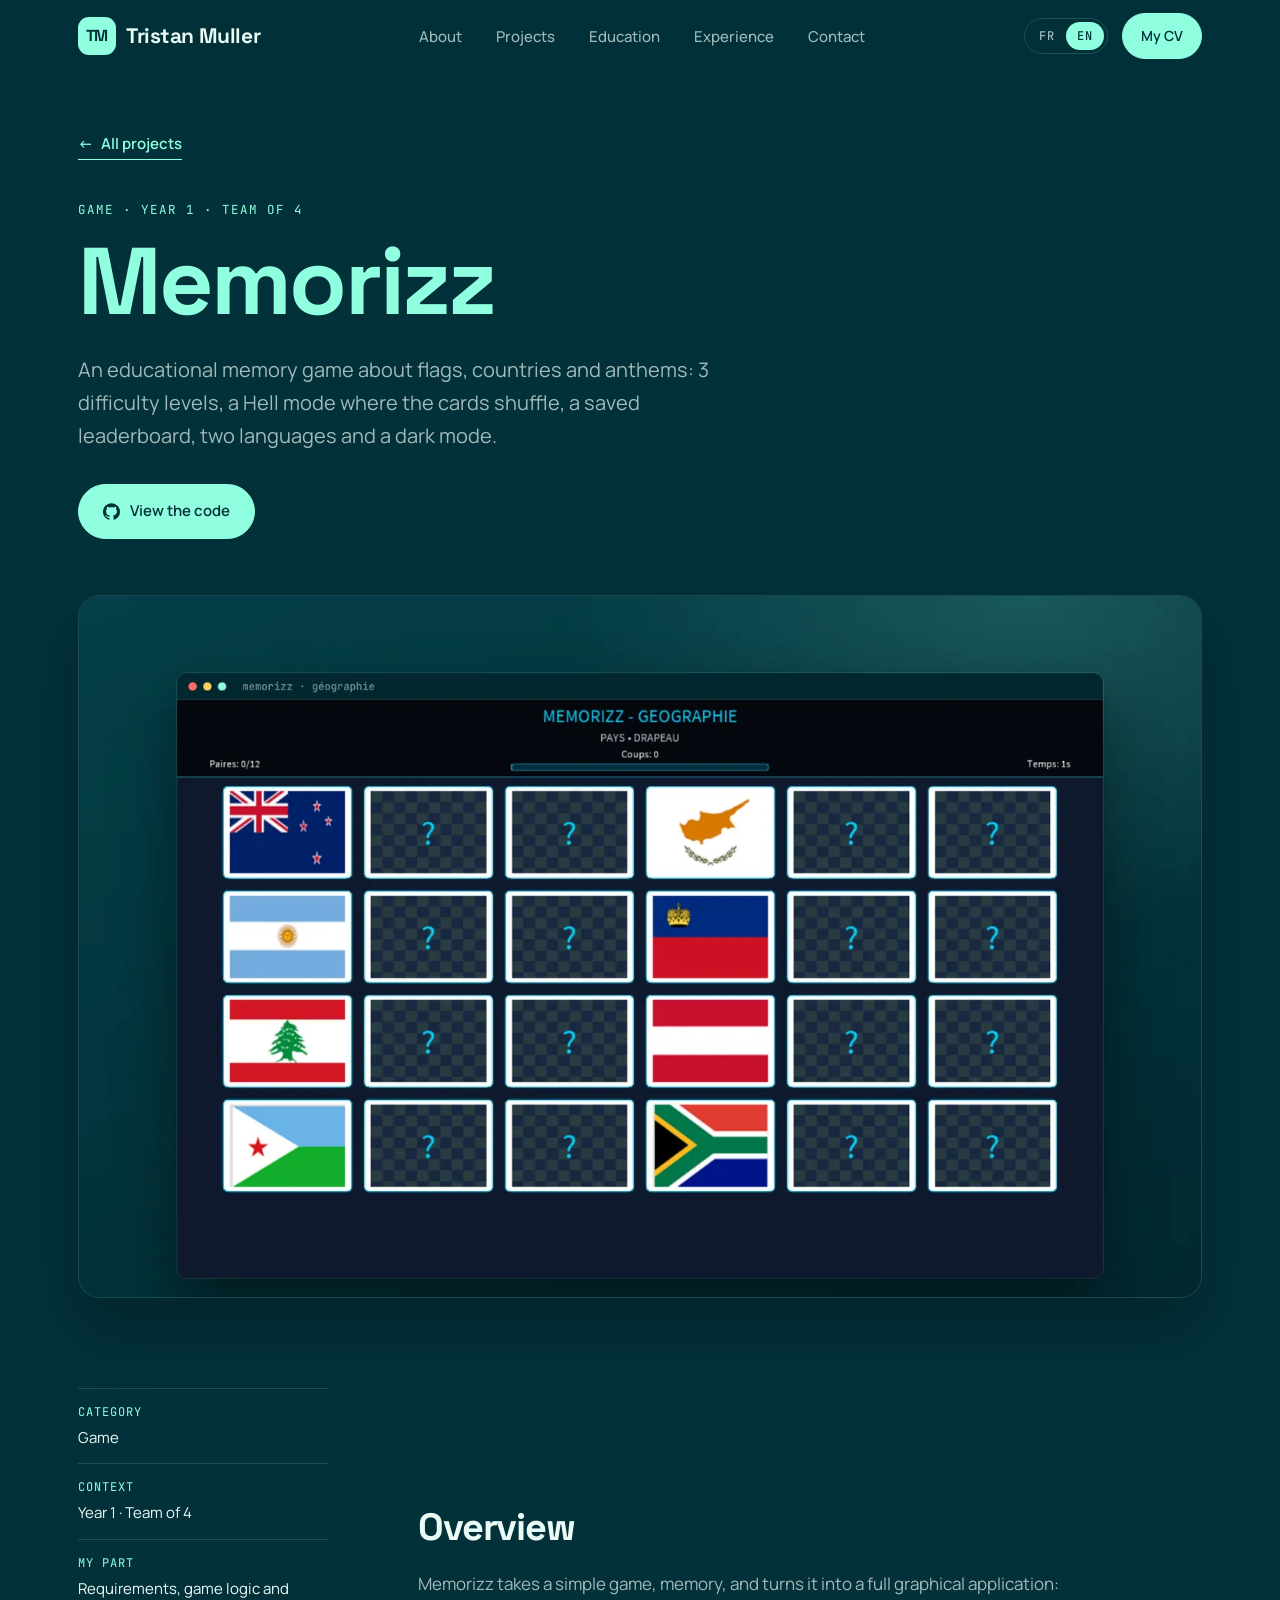
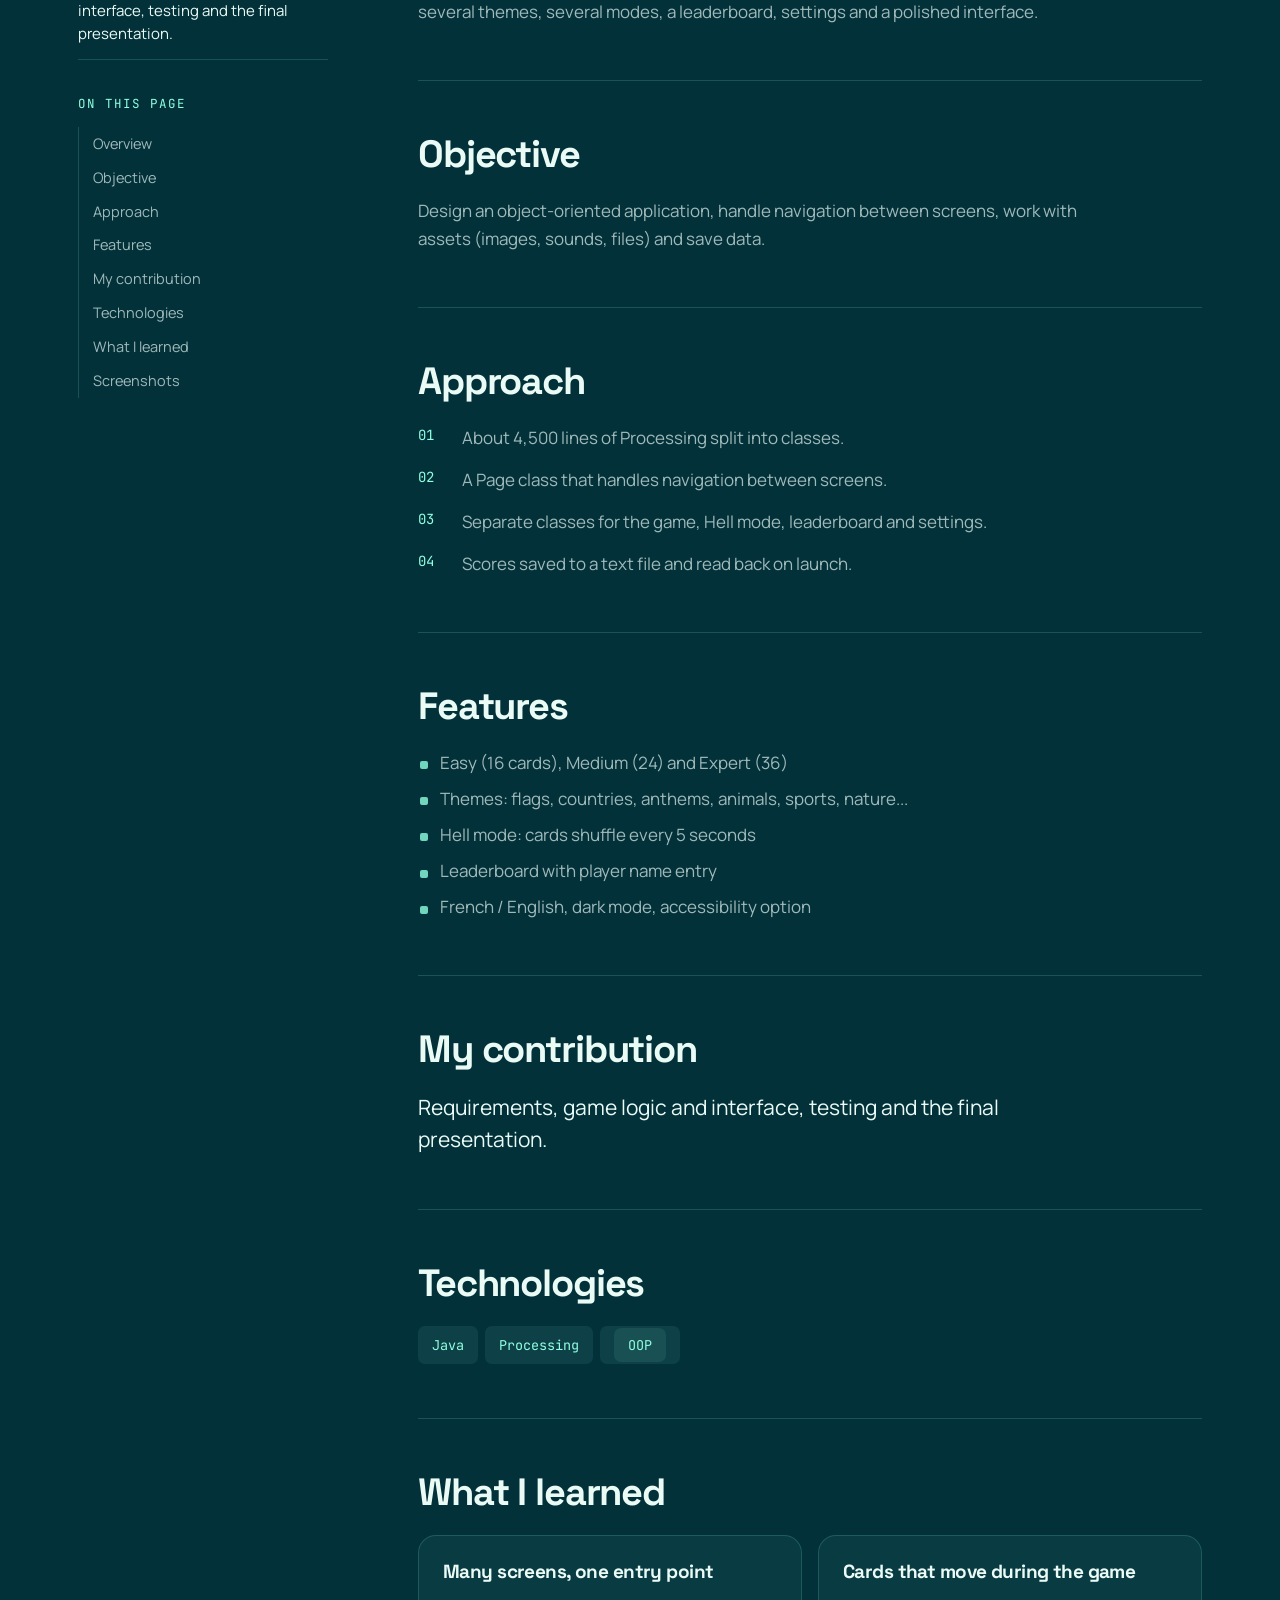
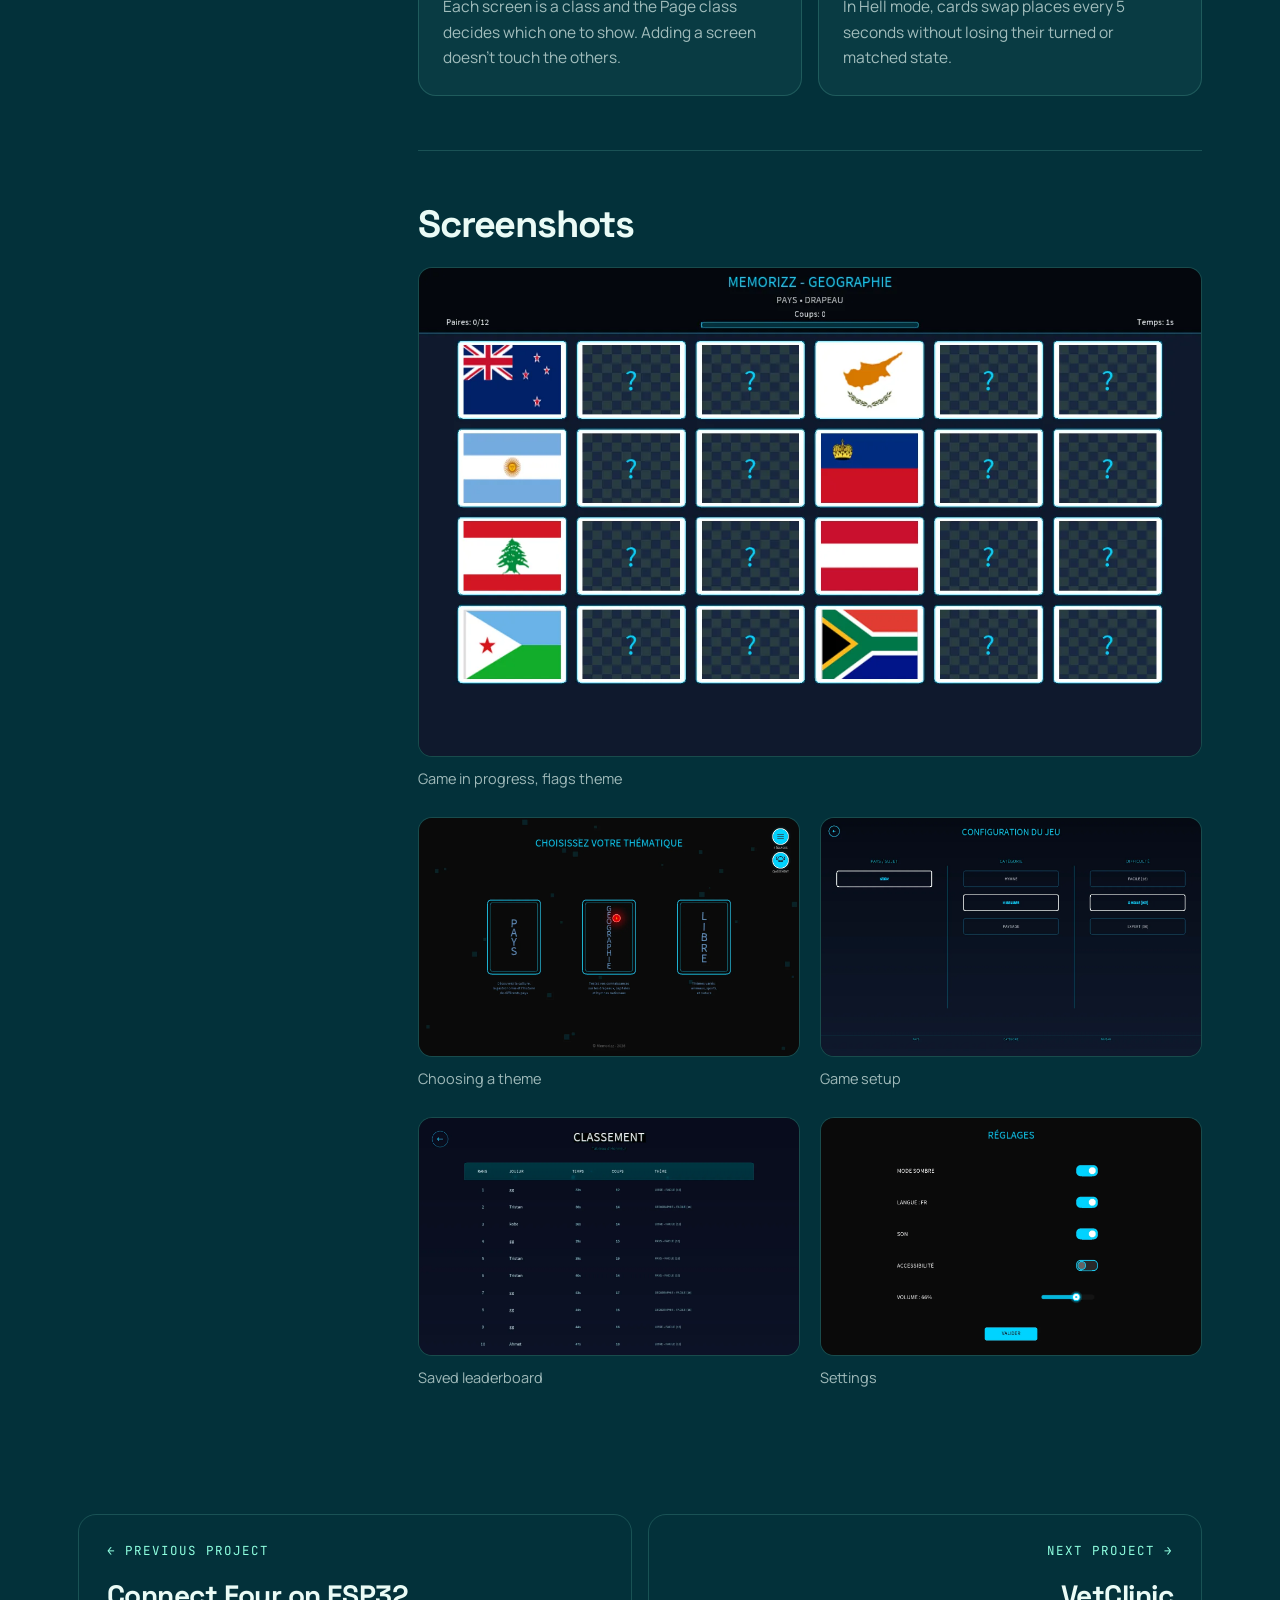
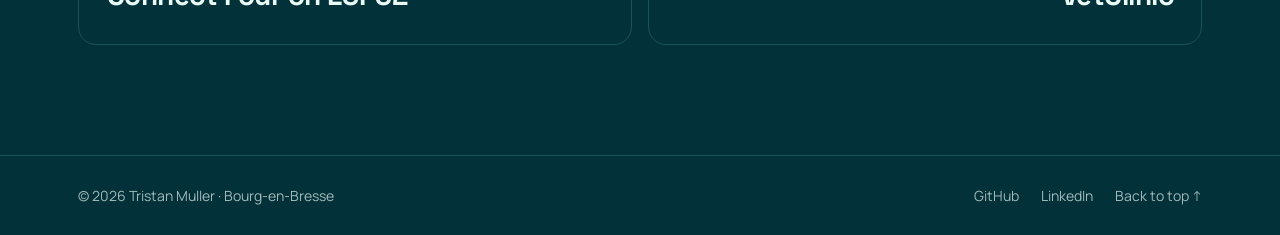
<file: projects/memorizz.html>
<!DOCTYPE html>
<html lang="fr" data-title-en="Memorizz - Tristan Muller" data-desc-en="An educational memory game about flags, countries and anthems: 3 difficulty levels, a Hell mode where the cards shuffle, a saved leaderboard, two languages and a dark mode.">
<head>
  <meta charset="UTF-8">
  <meta name="viewport" content="width=device-width, initial-scale=1, viewport-fit=cover">
  <title>Memorizz - Tristan Muller</title>
  <meta name="description" content="Un jeu de memory éducatif sur les drapeaux, les pays et les hymnes : 3 difficultés, un mode Enfer où les cartes se mélangent, un classement sauvegardé, deux langues et un mode sombre.">
  <meta name="color-scheme" content="dark">
  <meta name="theme-color" content="#03313A">
  <meta name="author" content="Tristan Muller">
  <link rel="canonical" href="https://tristanmuller007.github.io/Portfolio/projects/memorizz.html">
  <meta property="og:type" content="article">
  <meta property="og:site_name" content="Tristan Muller">
  <meta property="og:locale" content="fr_FR">
  <meta property="og:url" content="https://tristanmuller007.github.io/Portfolio/projects/memorizz.html">
  <meta property="og:title" content="Memorizz - Tristan Muller">
  <meta property="og:description" content="Un jeu de memory éducatif sur les drapeaux, les pays et les hymnes : 3 difficultés, un mode Enfer où les cartes se mélangent, un classement sauvegardé, deux langues et un mode sombre.">
  <meta property="og:image" content="https://tristanmuller007.github.io/Portfolio/assets/img/projects/memorizz/cover.webp">
  <meta name="twitter:card" content="summary_large_image">
  <link rel="icon" type="image/png" sizes="32x32" href="https://tristanmuller007.github.io/Portfolio/assets/icons/favicon-32.png?v=3">
  <link rel="shortcut icon" href="https://tristanmuller007.github.io/Portfolio/assets/icons/favicon.ico?v=3">
  <link rel="apple-touch-icon" sizes="180x180" href="https://tristanmuller007.github.io/Portfolio/assets/icons/apple-touch-icon.png?v=3">
  <link rel="preconnect" href="https://fonts.googleapis.com">
  <link rel="preconnect" href="https://fonts.gstatic.com" crossorigin>
  <link rel="stylesheet" href="https://fonts.googleapis.com/css2?family=Space+Grotesk:wght@500;600;700&family=Manrope:wght@400;500;600;700&family=JetBrains+Mono:wght@400;500&display=swap">
  <link rel="stylesheet" href="../css/style.css?v=20261119">
  <script src="../js/main.js?v=20261119" defer></script>
</head>
<body class="case-page">
<a class="skip" href="#main" data-i18n="a11y.skip">Aller au contenu</a>
<header class="nav" id="nav">
  <div class="wrap nav__inner">
    <a href="../index.html" class="logo"><span class="logo__mark">TM</span>Tristan Muller</a>
    <nav aria-label="Navigation principale" data-i18n-attr="aria-label:a11y.nav">
      <ul class="nav__menu" id="menu">
        <li><a href="../index.html#about" data-i18n="nav.about">À propos</a></li>
        <li><a href="../index.html#projets" data-i18n="nav.projects">Projets</a></li>
        <li><a href="../index.html#parcours" data-i18n="nav.education">Parcours</a></li>
        <li><a href="../index.html#experiences" data-i18n="nav.experience">Expériences</a></li>
        <li><a href="../index.html#contact" data-i18n="nav.contact">Contact</a></li>
        <li class="nav__foot"><span class="nav__avail" data-i18n="contact.status"><i></i>Disponible · 12 avril - 18 juin 2027</span><a class="btn btn--solid btn--sm" href="https://tristanmuller007.github.io/CV-Tristan-Muller/" target="_blank" rel="noopener" data-i18n="nav.cv">Mon CV</a><a class="nav__mail" href="mailto:tristan@familymuller.me">tristan@familymuller.me</a></li>
      </ul>
    </nav>
    <div class="nav__actions">
      <div class="lang-switch" role="group" aria-label="Langue / Language">
        <button type="button" data-lang="fr" aria-pressed="true">FR</button>
        <button type="button" data-lang="en" aria-pressed="false">EN</button>
      </div>
      <a class="btn btn--solid btn--sm nav__cv" href="https://tristanmuller007.github.io/CV-Tristan-Muller/" target="_blank" rel="noopener" data-i18n="nav.cv">Mon CV</a>
      <button class="burger" id="burger" type="button" aria-label="Ouvrir le menu" data-i18n-attr="aria-label:a11y.menu" aria-controls="menu" aria-expanded="false">
        <svg class="burger__open" viewBox="0 0 24 24" aria-hidden="true"><path d="M4 7h16M4 12h16M4 17h16"/></svg><svg class="burger__close" viewBox="0 0 24 24" aria-hidden="true"><path d="M6 6l12 12M18 6 6 18"/></svg>
      </button>
    </div>
  </div>
</header>
<main id="main">
<article class="case">
  <header class="wrap case__head">
    <a class="link link--back" href="../index.html#projets">← <span data-l="fr">Tous les projets</span><span data-l="en" lang="en">All projects</span></a>
    <span class="label case__label"><span data-l="fr">Jeu</span><span data-l="en" lang="en">Game</span> · <span data-l="fr">BUT 1 · Groupe de 4</span><span data-l="en" lang="en">Year 1 · Team of 4</span></span>
    <h1 class="case__title"><span class="accent">Memorizz</span></h1>
    <p class="case__lead"><span data-l="fr">Un jeu de memory éducatif sur les drapeaux, les pays et les hymnes : 3 difficultés, un mode Enfer où les cartes se mélangent, un classement sauvegardé, deux langues et un mode sombre.</span><span data-l="en" lang="en">An educational memory game about flags, countries and anthems: 3 difficulty levels, a Hell mode where the cards shuffle, a saved leaderboard, two languages and a dark mode.</span></p>
    <div class="case__btns"><a class="btn btn--solid" href="https://github.com/tristanmuller007/Memorizz" target="_blank" rel="noopener"><i class="icon icon--github" aria-hidden="true"></i><span data-l="fr">Voir le code</span><span data-l="en" lang="en">View the code</span></a></div>
  </header>
  <div class="wrap case__media reveal">
    <figure class="case__cover"><img src="../assets/img/projects/memorizz/cover.webp" srcset="../assets/img/projects/memorizz/cover-720.webp 720w, ../assets/img/projects/memorizz/cover.webp 1440w" sizes="(min-width: 1240px) 1180px, 100vw" alt="Partie de Memorizz en cours, thème drapeaux, avec des cartes retournées" data-alt-en="A Memorizz game in progress, flags theme, with some cards turned over" width="1440" height="900" fetchpriority="high" decoding="async"></figure>
  </div>
  <div class="wrap case__grid">
    <div class="case__side">
      <dl class="case__meta"><div><dt><span data-l="fr">Catégorie</span><span data-l="en" lang="en">Category</span></dt><dd><span data-l="fr">Jeu</span><span data-l="en" lang="en">Game</span></dd></div><div><dt><span data-l="fr">Contexte</span><span data-l="en" lang="en">Context</span></dt><dd><span data-l="fr">BUT 1 · Groupe de 4</span><span data-l="en" lang="en">Year 1 · Team of 4</span></dd></div><div><dt><span data-l="fr">Ma part</span><span data-l="en" lang="en">My part</span></dt><dd><span data-l="fr">Analyse des besoins, logique de jeu et interface, tests et présentation.</span><span data-l="en" lang="en">Requirements, game logic and interface, testing and the final presentation.</span></dd></div></dl>
      <nav class="case__toc" aria-label="Sommaire" data-i18n-attr="aria-label:a11y.toc"><span class="label"><span data-l="fr">Sur cette page</span><span data-l="en" lang="en">On this page</span></span><ol><li><a href="#overview"><span data-l="fr">Vue d&#x27;ensemble</span><span data-l="en" lang="en">Overview</span></a></li><li><a href="#goal"><span data-l="fr">Objectif</span><span data-l="en" lang="en">Objective</span></a></li><li><a href="#approach"><span data-l="fr">Démarche</span><span data-l="en" lang="en">Approach</span></a></li><li><a href="#features"><span data-l="fr">Fonctionnalités</span><span data-l="en" lang="en">Features</span></a></li><li><a href="#part"><span data-l="fr">Ma contribution</span><span data-l="en" lang="en">My contribution</span></a></li><li><a href="#tech"><span data-l="fr">Technologies</span><span data-l="en" lang="en">Technologies</span></a></li><li><a href="#learned"><span data-l="fr">Ce que j&#x27;ai appris</span><span data-l="en" lang="en">What I learned</span></a></li><li><a href="#shots"><span data-l="fr">Captures</span><span data-l="en" lang="en">Screenshots</span></a></li></ol></nav>
    </div>
    <div class="case__main"><section class="case__sec reveal" id="overview" aria-labelledby="overview-h"><h2 id="overview-h"><span data-l="fr">Vue d&#x27;ensemble</span><span data-l="en" lang="en">Overview</span></h2><div class="case__txt"><p><span data-l="fr">Memorizz part d&#x27;un jeu simple, le memory, pour en faire une application graphique complète : plusieurs thèmes, plusieurs modes, un classement, des réglages et une interface soignée.</span><span data-l="en" lang="en">Memorizz takes a simple game, memory, and turns it into a full graphical application: several themes, several modes, a leaderboard, settings and a polished interface.</span></p></div></section><section class="case__sec reveal" id="goal" aria-labelledby="goal-h"><h2 id="goal-h"><span data-l="fr">Objectif</span><span data-l="en" lang="en">Objective</span></h2><div class="case__txt"><p><span data-l="fr">Concevoir une application en programmation orientée objet, gérer la navigation entre plusieurs écrans, manipuler des ressources (images, sons, fichiers) et enregistrer des données.</span><span data-l="en" lang="en">Design an object-oriented application, handle navigation between screens, work with assets (images, sounds, files) and save data.</span></p></div></section><section class="case__sec reveal" id="approach" aria-labelledby="approach-h"><h2 id="approach-h"><span data-l="fr">Démarche</span><span data-l="en" lang="en">Approach</span></h2><div class="case__txt"><ol class="case__steps"><li><span data-l="fr">Environ 4 500 lignes de Processing réparties en classes.</span><span data-l="en" lang="en">About 4,500 lines of Processing split into classes.</span></li><li><span data-l="fr">Une classe Page qui gère la navigation entre les écrans.</span><span data-l="en" lang="en">A Page class that handles navigation between screens.</span></li><li><span data-l="fr">Des classes séparées pour le jeu, le mode Enfer, le classement et les réglages.</span><span data-l="en" lang="en">Separate classes for the game, Hell mode, leaderboard and settings.</span></li><li><span data-l="fr">Scores enregistrés dans un fichier texte et relus au lancement.</span><span data-l="en" lang="en">Scores saved to a text file and read back on launch.</span></li></ol></div></section><section class="case__sec reveal" id="features" aria-labelledby="features-h"><h2 id="features-h"><span data-l="fr">Fonctionnalités</span><span data-l="en" lang="en">Features</span></h2><div class="case__txt"><ul class="bullets"><li><span data-l="fr">Facile (16 cartes), Moyen (24) et Expert (36)</span><span data-l="en" lang="en">Easy (16 cards), Medium (24) and Expert (36)</span></li><li><span data-l="fr">Thèmes : drapeaux, pays, hymnes, animaux, sports, nature...</span><span data-l="en" lang="en">Themes: flags, countries, anthems, animals, sports, nature...</span></li><li><span data-l="fr">Mode Enfer : les cartes se mélangent toutes les 5 secondes</span><span data-l="en" lang="en">Hell mode: cards shuffle every 5 seconds</span></li><li><span data-l="fr">Classement avec saisie du nom du joueur</span><span data-l="en" lang="en">Leaderboard with player name entry</span></li><li><span data-l="fr">Français / anglais, mode sombre, option d&#x27;accessibilité</span><span data-l="en" lang="en">French / English, dark mode, accessibility option</span></li></ul></div></section><section class="case__sec reveal" id="part" aria-labelledby="part-h"><h2 id="part-h"><span data-l="fr">Ma contribution</span><span data-l="en" lang="en">My contribution</span></h2><div class="case__txt"><p class="case__big"><span data-l="fr">Analyse des besoins, logique de jeu et interface, tests et présentation.</span><span data-l="en" lang="en">Requirements, game logic and interface, testing and the final presentation.</span></p></div></section><section class="case__sec reveal" id="tech" aria-labelledby="tech-h"><h2 id="tech-h"><span data-l="fr">Technologies</span><span data-l="en" lang="en">Technologies</span></h2><div class="case__txt"><div class="tags tags--lg"><span>Java</span><span>Processing</span><span><span data-l="fr">POO</span><span data-l="en" lang="en">OOP</span></span></div></div></section><section class="case__sec reveal" id="learned" aria-labelledby="learned-h"><h2 id="learned-h"><span data-l="fr">Ce que j&#x27;ai appris</span><span data-l="en" lang="en">What I learned</span></h2><div class="case__txt"><div class="case__chals"><div class="case__chal"><h3><span data-l="fr">Beaucoup d&#x27;écrans, un seul point d&#x27;entrée</span><span data-l="en" lang="en">Many screens, one entry point</span></h3><p><span data-l="fr">Chaque écran est une classe, et la classe Page décide lequel afficher. Ajouter un écran ne touche pas aux autres.</span><span data-l="en" lang="en">Each screen is a class and the Page class decides which one to show. Adding a screen doesn&#x27;t touch the others.</span></p></div><div class="case__chal"><h3><span data-l="fr">Des cartes qui bougent pendant la partie</span><span data-l="en" lang="en">Cards that move during the game</span></h3><p><span data-l="fr">En mode Enfer, les cartes changent de place toutes les 5 secondes sans perdre leur état retourné ou trouvé.</span><span data-l="en" lang="en">In Hell mode, cards swap places every 5 seconds without losing their turned or matched state.</span></p></div></div></div></section><section class="case__sec reveal" id="shots" aria-labelledby="shots-h"><h2 id="shots-h"><span data-l="fr">Captures</span><span data-l="en" lang="en">Screenshots</span></h2><div class="case__txt"><div class="shots"><figure class="shot"><button type="button" class="shot__btn" data-full="../assets/img/projects/memorizz/jeu.webp"><img src="../assets/img/projects/memorizz/jeu.webp" alt="Partie en cours, thème drapeaux" data-alt-en="Game in progress, flags theme" width="1440" height="900" loading="lazy" decoding="async"></button><figcaption><span data-l="fr">Partie en cours, thème drapeaux</span><span data-l="en" lang="en">Game in progress, flags theme</span></figcaption></figure><figure class="shot"><button type="button" class="shot__btn" data-full="../assets/img/projects/memorizz/accueil.webp"><img src="../assets/img/projects/memorizz/accueil.webp" alt="Choix de la thématique" data-alt-en="Choosing a theme" width="1440" height="900" loading="lazy" decoding="async"></button><figcaption><span data-l="fr">Choix de la thématique</span><span data-l="en" lang="en">Choosing a theme</span></figcaption></figure><figure class="shot"><button type="button" class="shot__btn" data-full="../assets/img/projects/memorizz/choix.webp"><img src="../assets/img/projects/memorizz/choix.webp" alt="Configuration de la partie" data-alt-en="Game setup" width="1440" height="900" loading="lazy" decoding="async"></button><figcaption><span data-l="fr">Configuration de la partie</span><span data-l="en" lang="en">Game setup</span></figcaption></figure><figure class="shot"><button type="button" class="shot__btn" data-full="../assets/img/projects/memorizz/classement.webp"><img src="../assets/img/projects/memorizz/classement.webp" alt="Classement sauvegardé" data-alt-en="Saved leaderboard" width="1440" height="900" loading="lazy" decoding="async"></button><figcaption><span data-l="fr">Classement sauvegardé</span><span data-l="en" lang="en">Saved leaderboard</span></figcaption></figure><figure class="shot"><button type="button" class="shot__btn" data-full="../assets/img/projects/memorizz/parametres.webp"><img src="../assets/img/projects/memorizz/parametres.webp" alt="Réglages" data-alt-en="Settings" width="1440" height="900" loading="lazy" decoding="async"></button><figcaption><span data-l="fr">Réglages</span><span data-l="en" lang="en">Settings</span></figcaption></figure></div></div></section></div>
  </div>
  <nav class="wrap case__pager" aria-label="Autres projets" data-i18n-attr="aria-label:a11y.more">
    <a href="puissance-4-esp32.html"><span class="label">← <span data-l="fr">Projet précédent</span><span data-l="en" lang="en">Previous project</span></span><b><span data-l="fr">Puissance 4 sur ESP32</span><span data-l="en" lang="en">Connect Four on ESP32</span></b></a>
    <a href="vetclinic.html" class="case__next"><span class="label"><span data-l="fr">Projet suivant</span><span data-l="en" lang="en">Next project</span> →</span><b>VetClinic</b></a>
  </nav>
</article>
</main>
<footer class="footer">
  <div class="wrap footer__inner">
    <span>© 2026 Tristan Muller · Bourg-en-Bresse</span>
    <span class="footer__links">
      <a href="https://github.com/tristanmuller007" target="_blank" rel="noopener">GitHub</a>
      <a href="https://www.linkedin.com/in/tristan-muller-info/" target="_blank" rel="noopener">LinkedIn</a>
      <a href="#main" data-i18n="footer.top">Retour en haut ↑</a>
    </span>
  </div>
</footer>
<dialog class="lightbox" id="lightbox" aria-label="Capture agrandie" data-i18n-attr="aria-label:a11y.zoom"><button class="lightbox__close" type="button" data-close aria-label="Fermer" data-i18n-attr="aria-label:a11y.close"><svg viewBox="0 0 24 24" aria-hidden="true"><path d="M6 6l12 12M18 6 6 18"/></svg></button><img alt=""></dialog>
<script src="../js/i18n.js?v=20261119"></script>
</body>
</html>
</file>
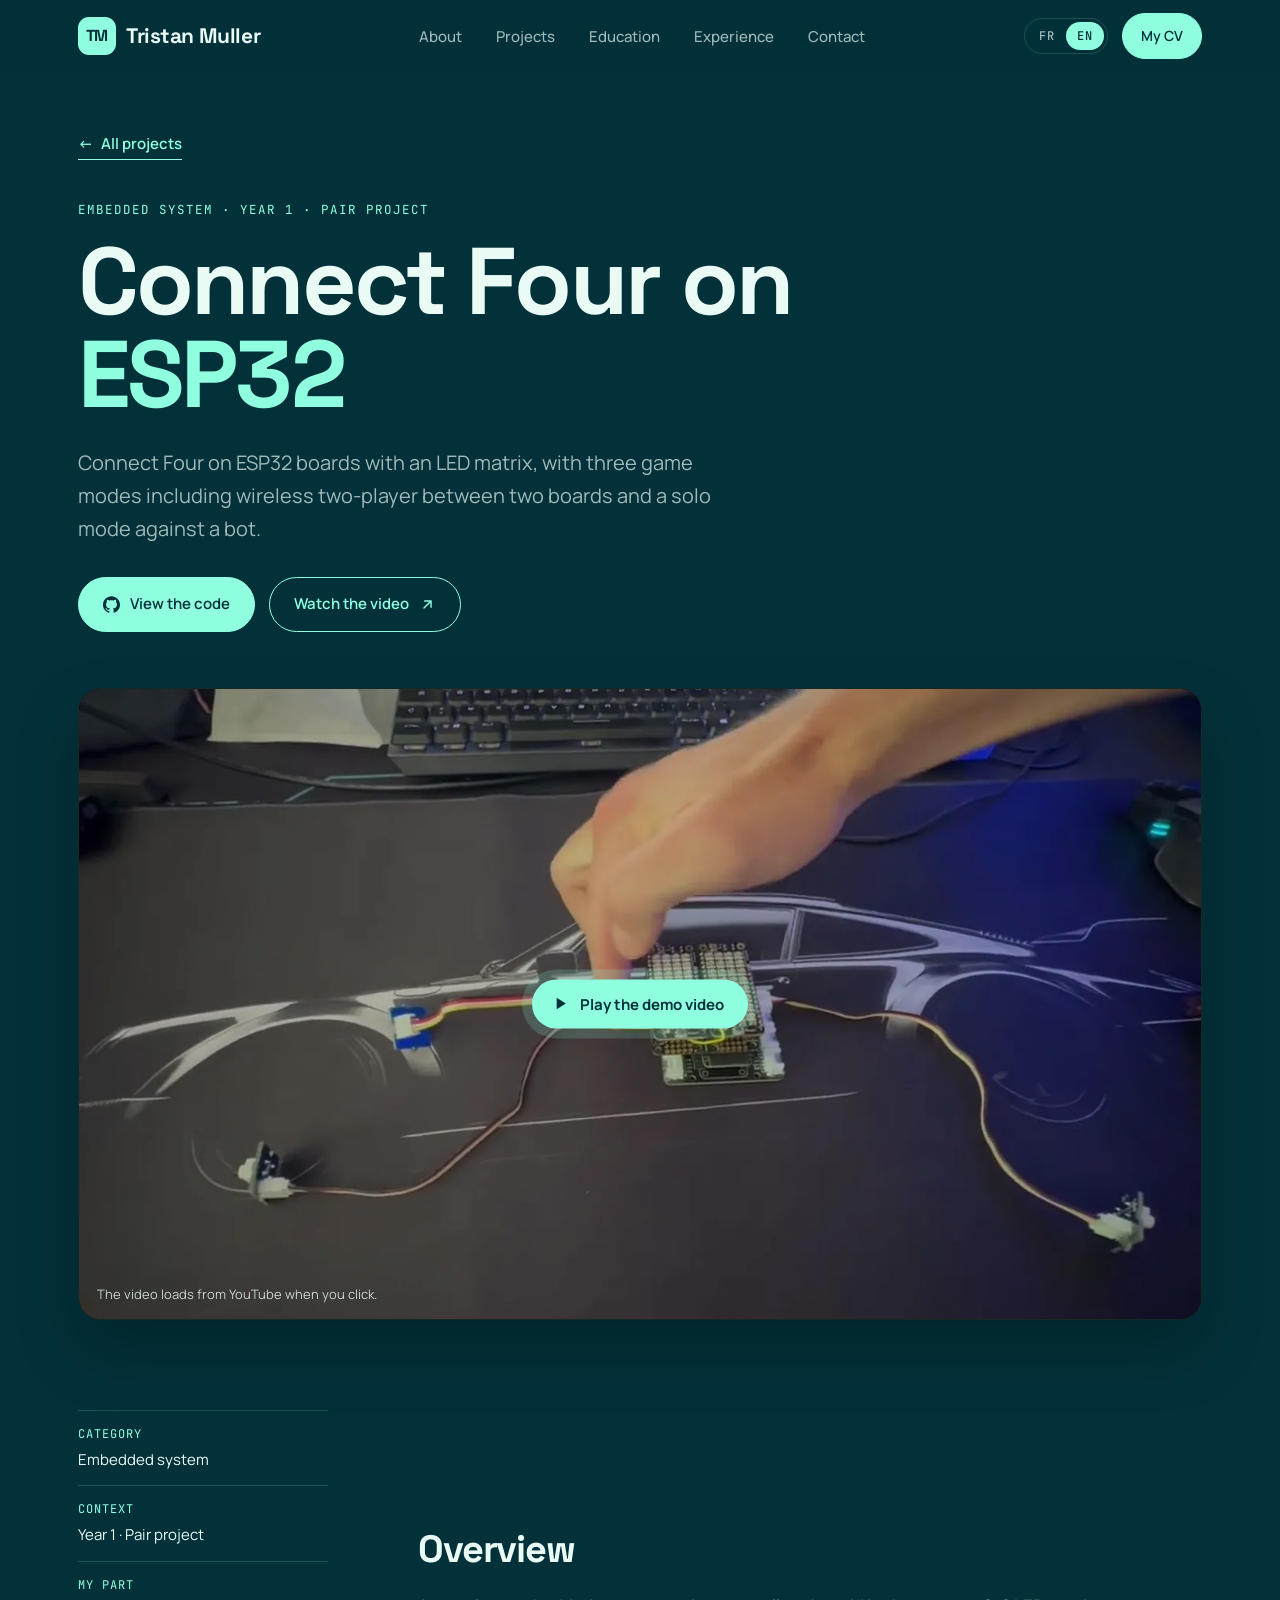
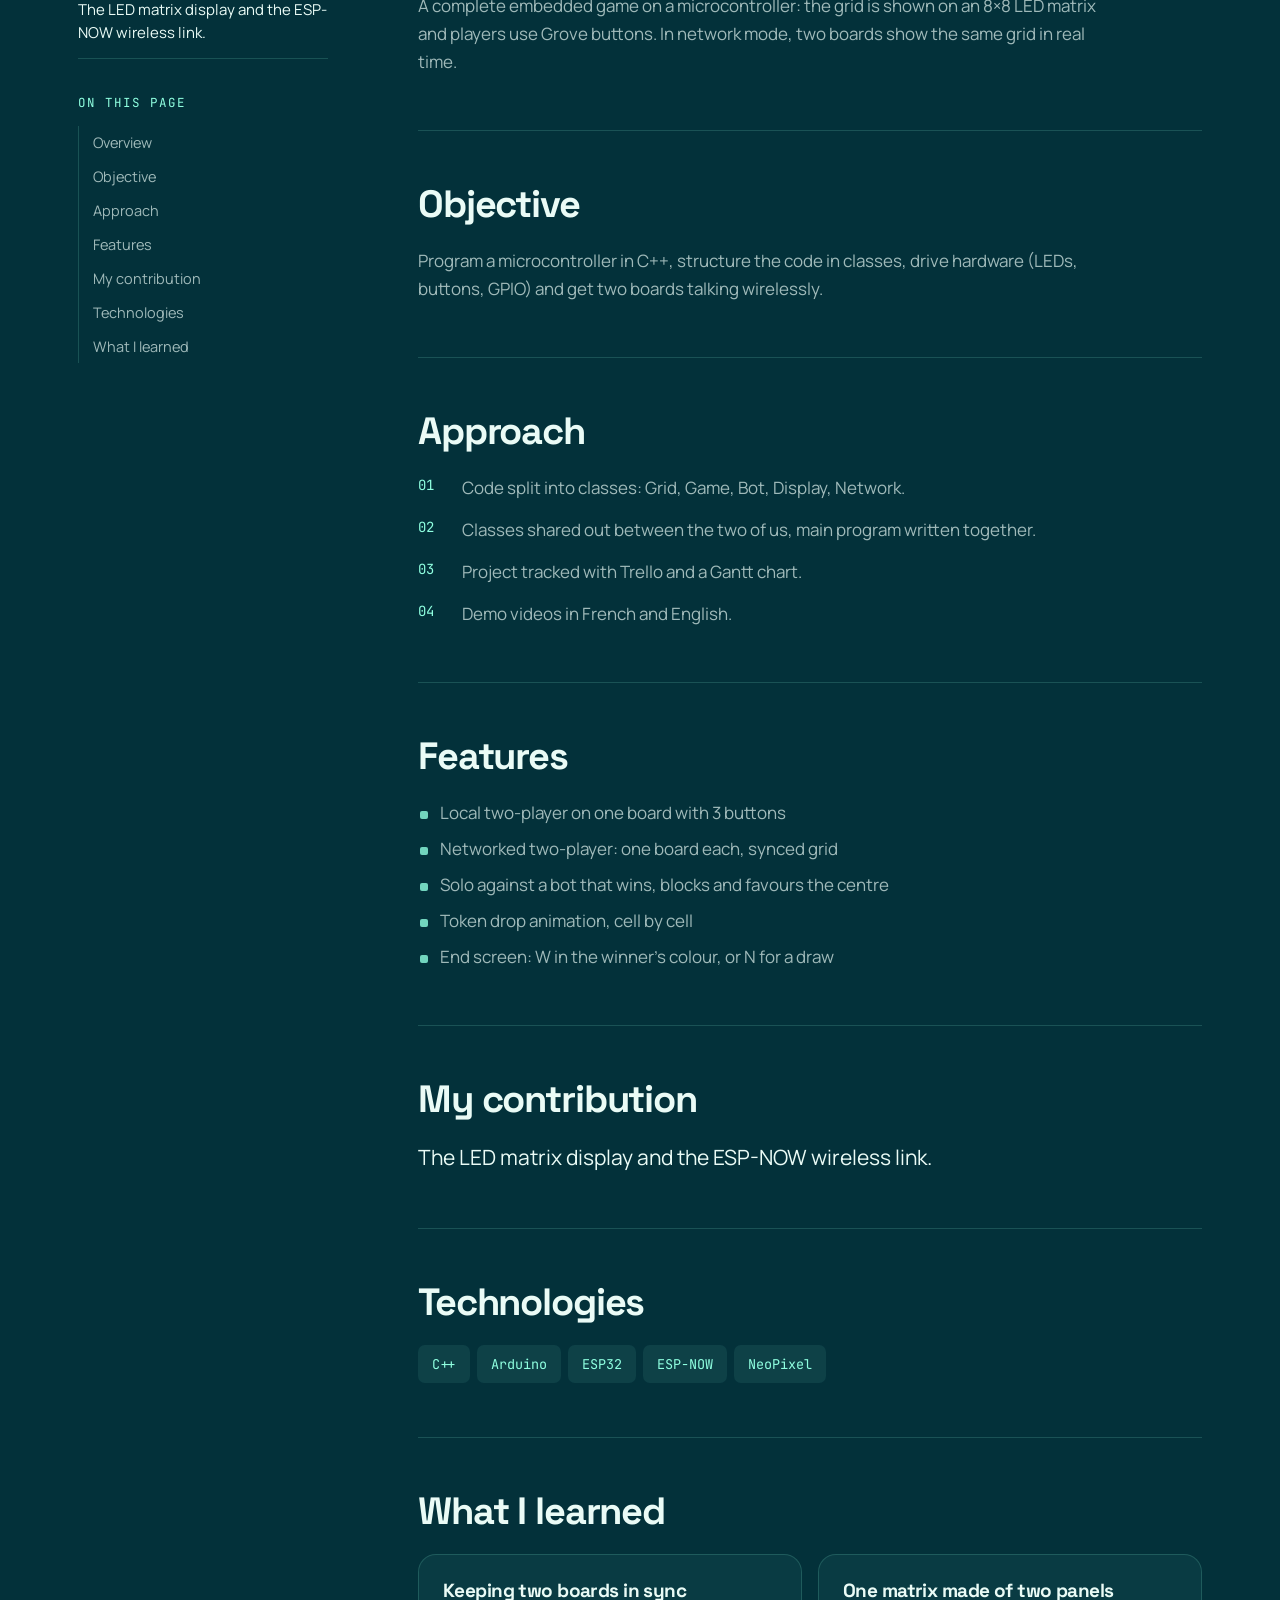
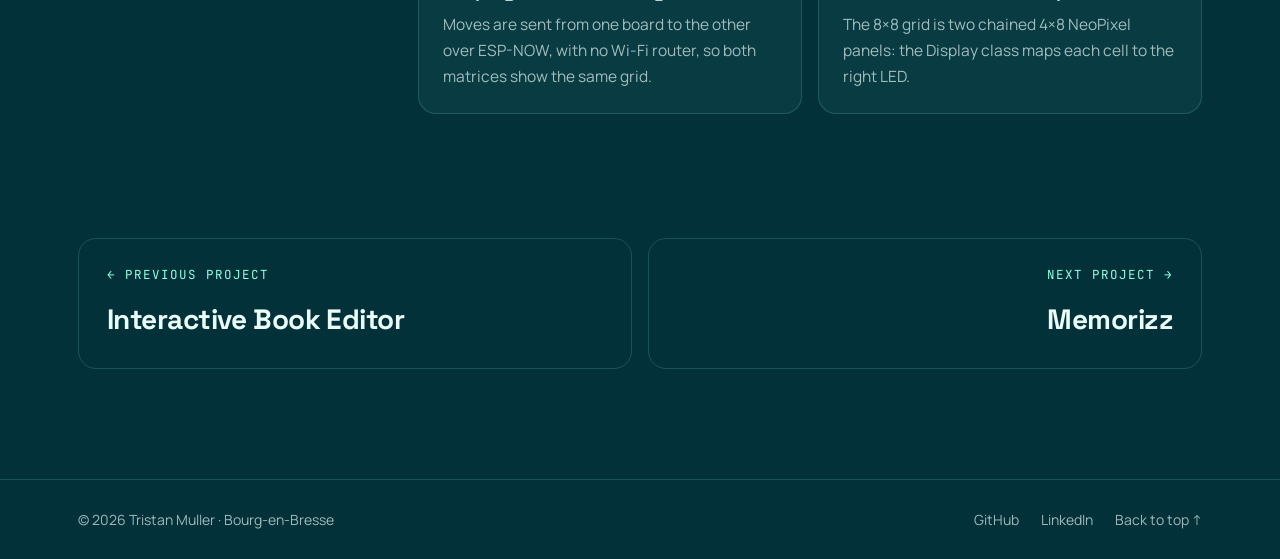
<file: projects/puissance-4-esp32.html>
<!DOCTYPE html>
<html lang="fr" data-title-en="Connect Four on ESP32 - Tristan Muller" data-desc-en="Connect Four on ESP32 boards with an LED matrix, with three game modes including wireless two-player between two boards and a solo mode against a bot.">
<head>
  <meta charset="UTF-8">
  <meta name="viewport" content="width=device-width, initial-scale=1, viewport-fit=cover">
  <title>Puissance 4 sur ESP32 - Tristan Muller</title>
  <meta name="description" content="Un Puissance 4 sur cartes ESP32 et matrice de LED, avec trois modes de jeu dont un duo en réseau sans fil entre deux cartes et un mode solo contre un bot.">
  <meta name="color-scheme" content="dark">
  <meta name="theme-color" content="#03313A">
  <meta name="author" content="Tristan Muller">
  <link rel="canonical" href="https://tristanmuller007.github.io/Portfolio/projects/puissance-4-esp32.html">
  <meta property="og:type" content="article">
  <meta property="og:site_name" content="Tristan Muller">
  <meta property="og:locale" content="fr_FR">
  <meta property="og:url" content="https://tristanmuller007.github.io/Portfolio/projects/puissance-4-esp32.html">
  <meta property="og:title" content="Puissance 4 sur ESP32 - Tristan Muller">
  <meta property="og:description" content="Un Puissance 4 sur cartes ESP32 et matrice de LED, avec trois modes de jeu dont un duo en réseau sans fil entre deux cartes et un mode solo contre un bot.">
  <meta property="og:image" content="https://tristanmuller007.github.io/Portfolio/assets/img/projects/puissance-4-esp32/cover.webp">
  <meta name="twitter:card" content="summary_large_image">
  <link rel="icon" type="image/png" sizes="32x32" href="https://tristanmuller007.github.io/Portfolio/assets/icons/favicon-32.png?v=3">
  <link rel="shortcut icon" href="https://tristanmuller007.github.io/Portfolio/assets/icons/favicon.ico?v=3">
  <link rel="apple-touch-icon" sizes="180x180" href="https://tristanmuller007.github.io/Portfolio/assets/icons/apple-touch-icon.png?v=3">
  <link rel="preconnect" href="https://fonts.googleapis.com">
  <link rel="preconnect" href="https://fonts.gstatic.com" crossorigin>
  <link rel="stylesheet" href="https://fonts.googleapis.com/css2?family=Space+Grotesk:wght@500;600;700&family=Manrope:wght@400;500;600;700&family=JetBrains+Mono:wght@400;500&display=swap">
  <link rel="stylesheet" href="../css/style.css?v=20261119">
  <script src="../js/main.js?v=20261119" defer></script>
</head>
<body class="case-page">
<a class="skip" href="#main" data-i18n="a11y.skip">Aller au contenu</a>
<header class="nav" id="nav">
  <div class="wrap nav__inner">
    <a href="../index.html" class="logo"><span class="logo__mark">TM</span>Tristan Muller</a>
    <nav aria-label="Navigation principale" data-i18n-attr="aria-label:a11y.nav">
      <ul class="nav__menu" id="menu">
        <li><a href="../index.html#about" data-i18n="nav.about">À propos</a></li>
        <li><a href="../index.html#projets" data-i18n="nav.projects">Projets</a></li>
        <li><a href="../index.html#parcours" data-i18n="nav.education">Parcours</a></li>
        <li><a href="../index.html#experiences" data-i18n="nav.experience">Expériences</a></li>
        <li><a href="../index.html#contact" data-i18n="nav.contact">Contact</a></li>
        <li class="nav__foot"><span class="nav__avail" data-i18n="contact.status"><i></i>Disponible · 12 avril - 18 juin 2027</span><a class="btn btn--solid btn--sm" href="https://tristanmuller007.github.io/CV-Tristan-Muller/" target="_blank" rel="noopener" data-i18n="nav.cv">Mon CV</a><a class="nav__mail" href="mailto:tristan@familymuller.me">tristan@familymuller.me</a></li>
      </ul>
    </nav>
    <div class="nav__actions">
      <div class="lang-switch" role="group" aria-label="Langue / Language">
        <button type="button" data-lang="fr" aria-pressed="true">FR</button>
        <button type="button" data-lang="en" aria-pressed="false">EN</button>
      </div>
      <a class="btn btn--solid btn--sm nav__cv" href="https://tristanmuller007.github.io/CV-Tristan-Muller/" target="_blank" rel="noopener" data-i18n="nav.cv">Mon CV</a>
      <button class="burger" id="burger" type="button" aria-label="Ouvrir le menu" data-i18n-attr="aria-label:a11y.menu" aria-controls="menu" aria-expanded="false">
        <svg class="burger__open" viewBox="0 0 24 24" aria-hidden="true"><path d="M4 7h16M4 12h16M4 17h16"/></svg><svg class="burger__close" viewBox="0 0 24 24" aria-hidden="true"><path d="M6 6l12 12M18 6 6 18"/></svg>
      </button>
    </div>
  </div>
</header>
<main id="main">
<article class="case">
  <header class="wrap case__head">
    <a class="link link--back" href="../index.html#projets">← <span data-l="fr">Tous les projets</span><span data-l="en" lang="en">All projects</span></a>
    <span class="label case__label"><span data-l="fr">Système embarqué</span><span data-l="en" lang="en">Embedded system</span> · <span data-l="fr">BUT 1 · Binôme</span><span data-l="en" lang="en">Year 1 · Pair project</span></span>
    <h1 class="case__title"><span data-l="fr">Puissance 4 sur <span class="accent">ESP32</span></span><span data-l="en" lang="en">Connect Four on <span class="accent">ESP32</span></span></h1>
    <p class="case__lead"><span data-l="fr">Un Puissance 4 sur cartes ESP32 et matrice de LED, avec trois modes de jeu dont un duo en réseau sans fil entre deux cartes et un mode solo contre un bot.</span><span data-l="en" lang="en">Connect Four on ESP32 boards with an LED matrix, with three game modes including wireless two-player between two boards and a solo mode against a bot.</span></p>
    <div class="case__btns"><a class="btn btn--solid" href="https://github.com/tristanmuller007/Puissance4-ESP32" target="_blank" rel="noopener"><i class="icon icon--github" aria-hidden="true"></i><span data-l="fr">Voir le code</span><span data-l="en" lang="en">View the code</span></a><a class="btn btn--ghost" href="https://youtu.be/QPD8s98ix84" target="_blank" rel="noopener"><span data-l="fr">Voir la vidéo</span><span data-l="en" lang="en">Watch the video</span><svg viewBox="0 0 24 24" aria-hidden="true"><path d="M7 17 17 7M8 7h9v9"/></svg></a></div>
  </header>
  <div class="wrap case__media reveal">
    <div class="case__video" data-video="QPD8s98ix84">
      <img src="../assets/img/projects/puissance-4-esp32/cover.webp" srcset="../assets/img/projects/puissance-4-esp32/cover-720.webp 720w, ../assets/img/projects/puissance-4-esp32/cover.webp 1440w" sizes="(min-width: 1240px) 1180px, 100vw" alt="Démonstration du Puissance 4 : matrice de LED et boutons reliés à une carte ESP32" data-alt-en="Connect Four demo: LED matrix and buttons wired to an ESP32 board" width="1440" height="900" fetchpriority="high" decoding="async">
      <button class="case__play" type="button"><svg viewBox="0 0 24 24" aria-hidden="true"><path d="M8 5v14l11-7z"/></svg><span data-l="fr">Lire la vidéo de démonstration</span><span data-l="en" lang="en">Play the demo video</span></button>
      <p class="case__vnote"><span data-l="fr">La vidéo se charge depuis YouTube au clic.</span><span data-l="en" lang="en">The video loads from YouTube when you click.</span></p>
    </div>
  </div>
  <div class="wrap case__grid">
    <div class="case__side">
      <dl class="case__meta"><div><dt><span data-l="fr">Catégorie</span><span data-l="en" lang="en">Category</span></dt><dd><span data-l="fr">Système embarqué</span><span data-l="en" lang="en">Embedded system</span></dd></div><div><dt><span data-l="fr">Contexte</span><span data-l="en" lang="en">Context</span></dt><dd><span data-l="fr">BUT 1 · Binôme</span><span data-l="en" lang="en">Year 1 · Pair project</span></dd></div><div><dt><span data-l="fr">Ma part</span><span data-l="en" lang="en">My part</span></dt><dd><span data-l="fr">L&#x27;affichage sur la matrice de LED et la communication sans fil ESP-NOW.</span><span data-l="en" lang="en">The LED matrix display and the ESP-NOW wireless link.</span></dd></div></dl>
      <nav class="case__toc" aria-label="Sommaire" data-i18n-attr="aria-label:a11y.toc"><span class="label"><span data-l="fr">Sur cette page</span><span data-l="en" lang="en">On this page</span></span><ol><li><a href="#overview"><span data-l="fr">Vue d&#x27;ensemble</span><span data-l="en" lang="en">Overview</span></a></li><li><a href="#goal"><span data-l="fr">Objectif</span><span data-l="en" lang="en">Objective</span></a></li><li><a href="#approach"><span data-l="fr">Démarche</span><span data-l="en" lang="en">Approach</span></a></li><li><a href="#features"><span data-l="fr">Fonctionnalités</span><span data-l="en" lang="en">Features</span></a></li><li><a href="#part"><span data-l="fr">Ma contribution</span><span data-l="en" lang="en">My contribution</span></a></li><li><a href="#tech"><span data-l="fr">Technologies</span><span data-l="en" lang="en">Technologies</span></a></li><li><a href="#learned"><span data-l="fr">Ce que j&#x27;ai appris</span><span data-l="en" lang="en">What I learned</span></a></li></ol></nav>
    </div>
    <div class="case__main"><section class="case__sec reveal" id="overview" aria-labelledby="overview-h"><h2 id="overview-h"><span data-l="fr">Vue d&#x27;ensemble</span><span data-l="en" lang="en">Overview</span></h2><div class="case__txt"><p><span data-l="fr">Un jeu embarqué complet sur microcontrôleur : la grille s&#x27;affiche sur une matrice de LED 8×8 et chaque joueur joue avec des boutons Grove. En mode réseau, deux cartes affichent la même grille en temps réel.</span><span data-l="en" lang="en">A complete embedded game on a microcontroller: the grid is shown on an 8×8 LED matrix and players use Grove buttons. In network mode, two boards show the same grid in real time.</span></p></div></section><section class="case__sec reveal" id="goal" aria-labelledby="goal-h"><h2 id="goal-h"><span data-l="fr">Objectif</span><span data-l="en" lang="en">Objective</span></h2><div class="case__txt"><p><span data-l="fr">Programmer un microcontrôleur en C++, organiser le code en classes, piloter du matériel (LED, boutons, GPIO) et faire communiquer deux cartes sans fil.</span><span data-l="en" lang="en">Program a microcontroller in C++, structure the code in classes, drive hardware (LEDs, buttons, GPIO) and get two boards talking wirelessly.</span></p></div></section><section class="case__sec reveal" id="approach" aria-labelledby="approach-h"><h2 id="approach-h"><span data-l="fr">Démarche</span><span data-l="en" lang="en">Approach</span></h2><div class="case__txt"><ol class="case__steps"><li><span data-l="fr">Découpage en classes : Grille, Jeu, Bot, Affichage, Reseau.</span><span data-l="en" lang="en">Code split into classes: Grid, Game, Bot, Display, Network.</span></li><li><span data-l="fr">Répartition des classes dans le binôme, programme principal écrit ensemble.</span><span data-l="en" lang="en">Classes shared out between the two of us, main program written together.</span></li><li><span data-l="fr">Suivi du projet avec Trello et un diagramme de Gantt.</span><span data-l="en" lang="en">Project tracked with Trello and a Gantt chart.</span></li><li><span data-l="fr">Vidéos de démonstration en français et en anglais.</span><span data-l="en" lang="en">Demo videos in French and English.</span></li></ol></div></section><section class="case__sec reveal" id="features" aria-labelledby="features-h"><h2 id="features-h"><span data-l="fr">Fonctionnalités</span><span data-l="en" lang="en">Features</span></h2><div class="case__txt"><ul class="bullets"><li><span data-l="fr">Duo local sur une carte avec 3 boutons</span><span data-l="en" lang="en">Local two-player on one board with 3 buttons</span></li><li><span data-l="fr">Duo en réseau : une carte par joueur, grille synchronisée</span><span data-l="en" lang="en">Networked two-player: one board each, synced grid</span></li><li><span data-l="fr">Solo contre un bot qui gagne, bloque et privilégie le centre</span><span data-l="en" lang="en">Solo against a bot that wins, blocks and favours the centre</span></li><li><span data-l="fr">Animation de chute du jeton, case par case</span><span data-l="en" lang="en">Token drop animation, cell by cell</span></li><li><span data-l="fr">Écran de fin : W de la couleur du gagnant ou N pour un match nul</span><span data-l="en" lang="en">End screen: W in the winner&#x27;s colour, or N for a draw</span></li></ul></div></section><section class="case__sec reveal" id="part" aria-labelledby="part-h"><h2 id="part-h"><span data-l="fr">Ma contribution</span><span data-l="en" lang="en">My contribution</span></h2><div class="case__txt"><p class="case__big"><span data-l="fr">L&#x27;affichage sur la matrice de LED et la communication sans fil ESP-NOW.</span><span data-l="en" lang="en">The LED matrix display and the ESP-NOW wireless link.</span></p></div></section><section class="case__sec reveal" id="tech" aria-labelledby="tech-h"><h2 id="tech-h"><span data-l="fr">Technologies</span><span data-l="en" lang="en">Technologies</span></h2><div class="case__txt"><div class="tags tags--lg"><span>C++</span><span>Arduino</span><span>ESP32</span><span>ESP-NOW</span><span>NeoPixel</span></div></div></section><section class="case__sec reveal" id="learned" aria-labelledby="learned-h"><h2 id="learned-h"><span data-l="fr">Ce que j&#x27;ai appris</span><span data-l="en" lang="en">What I learned</span></h2><div class="case__txt"><div class="case__chals"><div class="case__chal"><h3><span data-l="fr">Synchroniser deux cartes</span><span data-l="en" lang="en">Keeping two boards in sync</span></h3><p><span data-l="fr">Les coups sont envoyés d&#x27;une carte à l&#x27;autre avec le protocole ESP-NOW, sans routeur Wi-Fi, pour que les deux matrices affichent la même grille.</span><span data-l="en" lang="en">Moves are sent from one board to the other over ESP-NOW, with no Wi-Fi router, so both matrices show the same grid.</span></p></div><div class="case__chal"><h3><span data-l="fr">Une matrice faite de deux panneaux</span><span data-l="en" lang="en">One matrix made of two panels</span></h3><p><span data-l="fr">La grille 8×8 est formée de deux matrices NeoPixel 4×8 chaînées : la classe Affichage traduit chaque case en position de LED.</span><span data-l="en" lang="en">The 8×8 grid is two chained 4×8 NeoPixel panels: the Display class maps each cell to the right LED.</span></p></div></div></div></section></div>
  </div>
  <nav class="wrap case__pager" aria-label="Autres projets" data-i18n-attr="aria-label:a11y.more">
    <a href="livre-interactif.html"><span class="label">← <span data-l="fr">Projet précédent</span><span data-l="en" lang="en">Previous project</span></span><b><span data-l="fr">Éditeur de livre interactif</span><span data-l="en" lang="en">Interactive Book Editor</span></b></a>
    <a href="memorizz.html" class="case__next"><span class="label"><span data-l="fr">Projet suivant</span><span data-l="en" lang="en">Next project</span> →</span><b>Memorizz</b></a>
  </nav>
</article>
</main>
<footer class="footer">
  <div class="wrap footer__inner">
    <span>© 2026 Tristan Muller · Bourg-en-Bresse</span>
    <span class="footer__links">
      <a href="https://github.com/tristanmuller007" target="_blank" rel="noopener">GitHub</a>
      <a href="https://www.linkedin.com/in/tristan-muller-info/" target="_blank" rel="noopener">LinkedIn</a>
      <a href="#main" data-i18n="footer.top">Retour en haut ↑</a>
    </span>
  </div>
</footer>
<dialog class="lightbox" id="lightbox" aria-label="Capture agrandie" data-i18n-attr="aria-label:a11y.zoom"><button class="lightbox__close" type="button" data-close aria-label="Fermer" data-i18n-attr="aria-label:a11y.close"><svg viewBox="0 0 24 24" aria-hidden="true"><path d="M6 6l12 12M18 6 6 18"/></svg></button><img alt=""></dialog>
<script src="../js/i18n.js?v=20261119"></script>
</body>
</html>
</file>
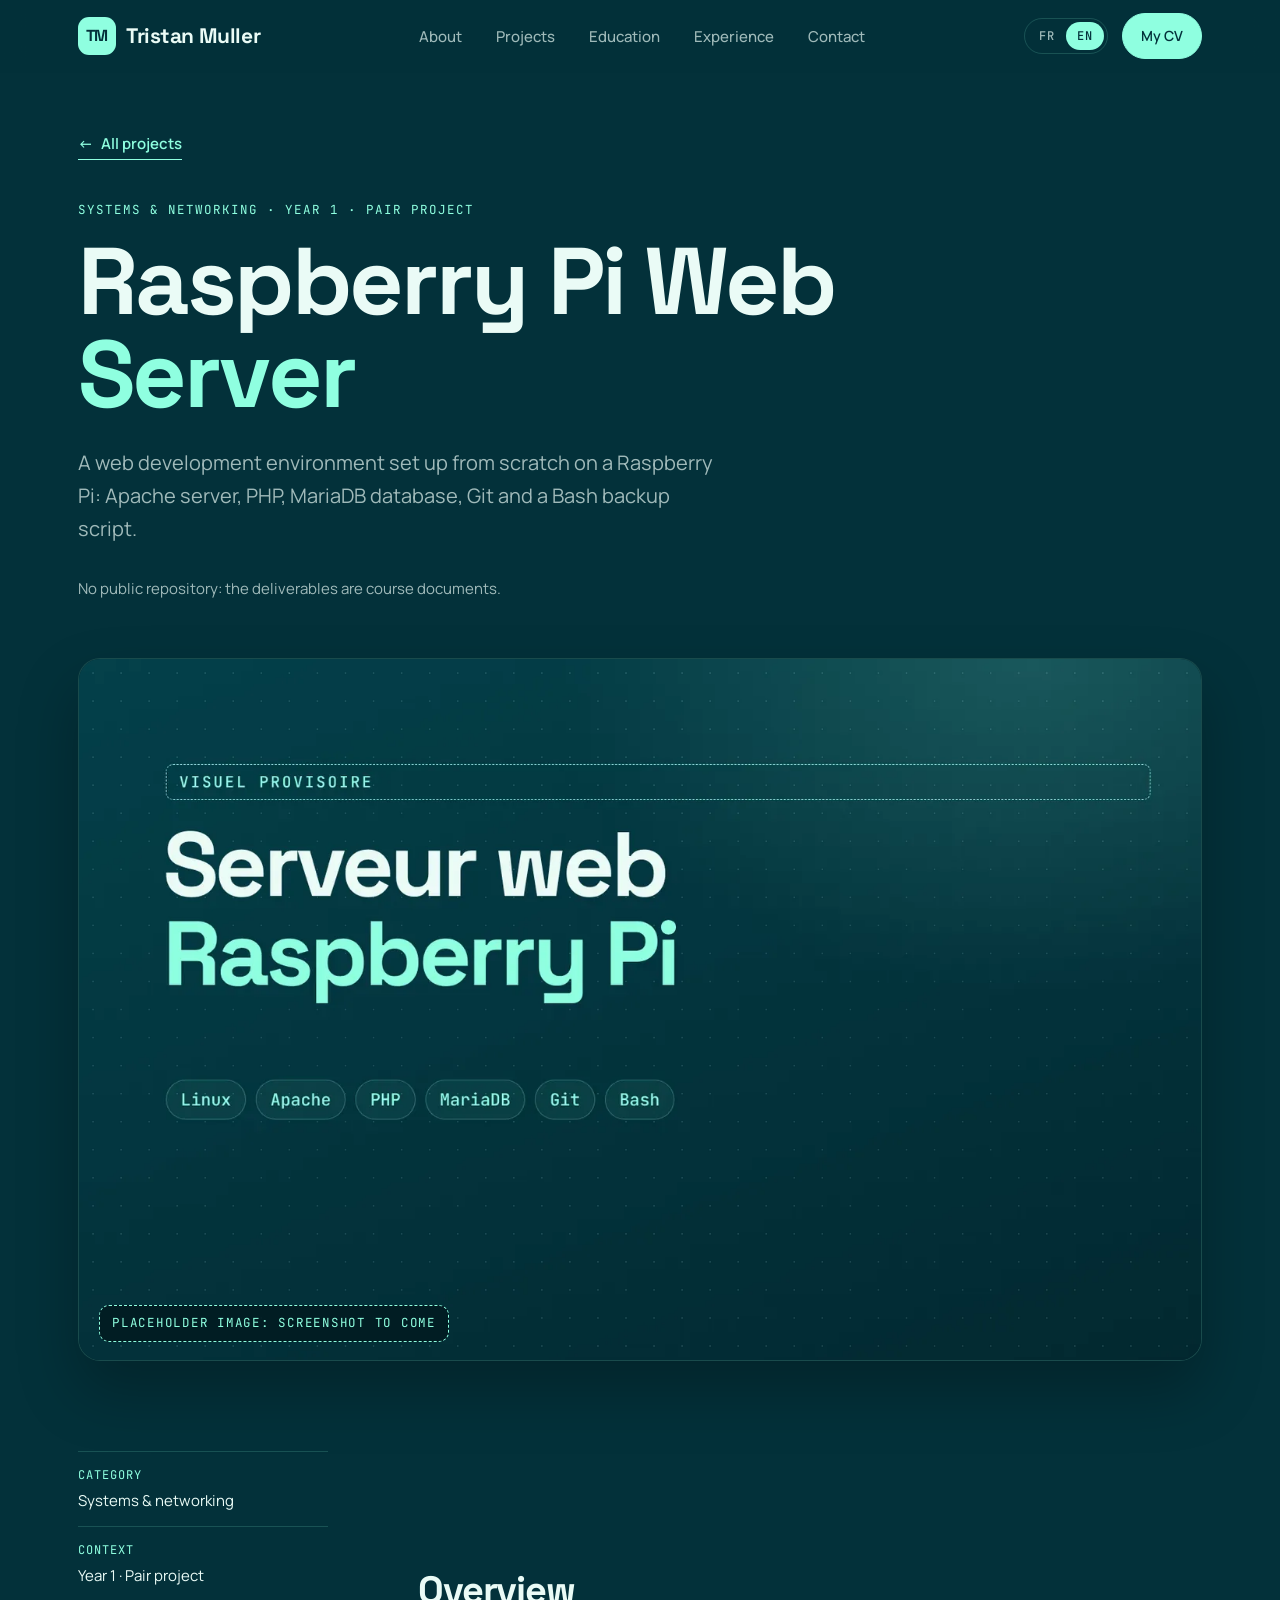
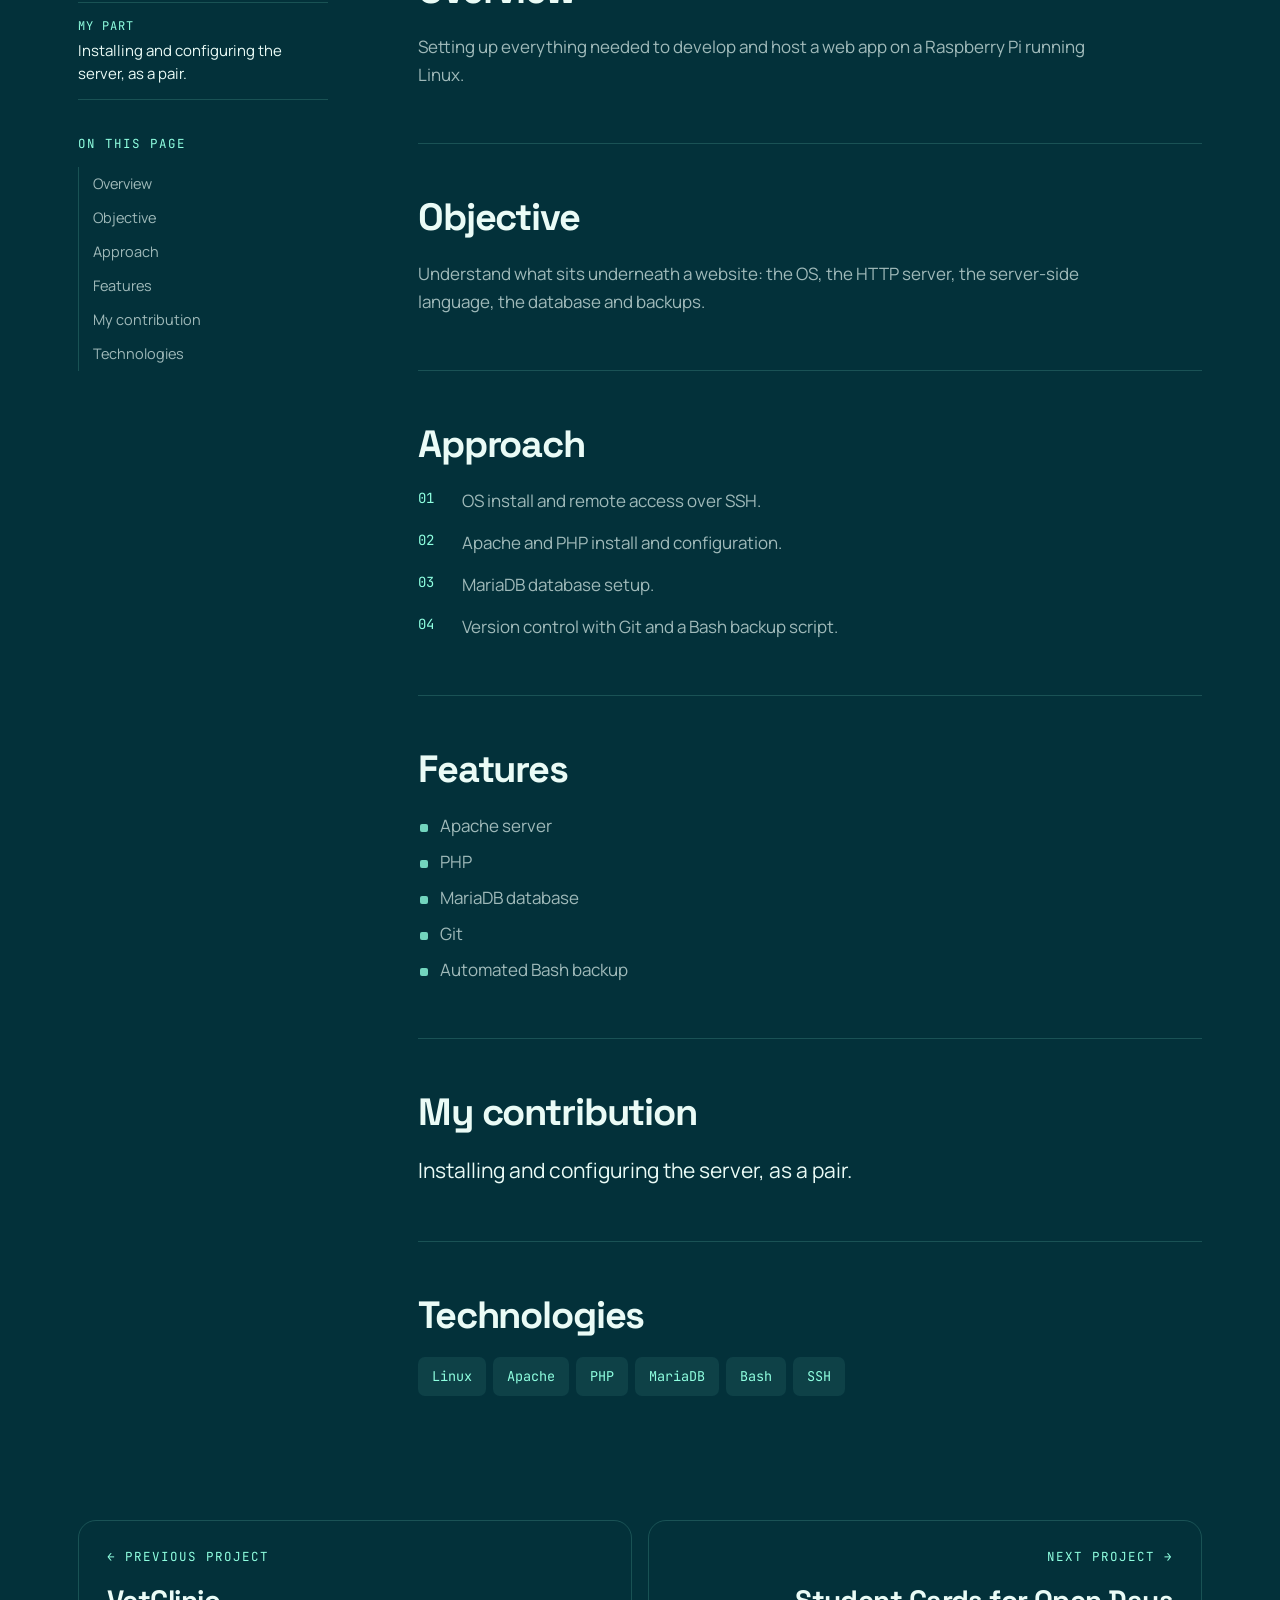
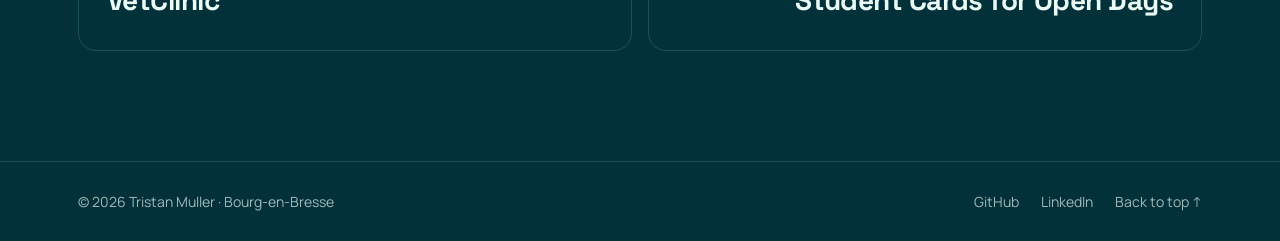
<file: projects/serveur-raspberry-pi.html>
<!DOCTYPE html>
<html lang="fr" data-title-en="Raspberry Pi Web Server - Tristan Muller" data-desc-en="A web development environment set up from scratch on a Raspberry Pi: Apache server, PHP, MariaDB database, Git and a Bash backup script.">
<head>
  <meta charset="UTF-8">
  <meta name="viewport" content="width=device-width, initial-scale=1, viewport-fit=cover">
  <title>Serveur web sur Raspberry Pi - Tristan Muller</title>
  <meta name="description" content="Un environnement de développement web monté de zéro sur un Raspberry Pi : serveur Apache, PHP, base de données MariaDB, Git et un script de sauvegarde en Bash.">
  <meta name="color-scheme" content="dark">
  <meta name="theme-color" content="#03313A">
  <meta name="author" content="Tristan Muller">
  <link rel="canonical" href="https://tristanmuller007.github.io/Portfolio/projects/serveur-raspberry-pi.html">
  <meta property="og:type" content="article">
  <meta property="og:site_name" content="Tristan Muller">
  <meta property="og:locale" content="fr_FR">
  <meta property="og:url" content="https://tristanmuller007.github.io/Portfolio/projects/serveur-raspberry-pi.html">
  <meta property="og:title" content="Serveur web sur Raspberry Pi - Tristan Muller">
  <meta property="og:description" content="Un environnement de développement web monté de zéro sur un Raspberry Pi : serveur Apache, PHP, base de données MariaDB, Git et un script de sauvegarde en Bash.">
  <meta property="og:image" content="https://tristanmuller007.github.io/Portfolio/assets/img/projects/serveur-raspberry-pi/cover.webp">
  <meta name="twitter:card" content="summary_large_image">
  <link rel="icon" type="image/png" sizes="32x32" href="https://tristanmuller007.github.io/Portfolio/assets/icons/favicon-32.png?v=3">
  <link rel="shortcut icon" href="https://tristanmuller007.github.io/Portfolio/assets/icons/favicon.ico?v=3">
  <link rel="apple-touch-icon" sizes="180x180" href="https://tristanmuller007.github.io/Portfolio/assets/icons/apple-touch-icon.png?v=3">
  <link rel="preconnect" href="https://fonts.googleapis.com">
  <link rel="preconnect" href="https://fonts.gstatic.com" crossorigin>
  <link rel="stylesheet" href="https://fonts.googleapis.com/css2?family=Space+Grotesk:wght@500;600;700&family=Manrope:wght@400;500;600;700&family=JetBrains+Mono:wght@400;500&display=swap">
  <link rel="stylesheet" href="../css/style.css?v=20261119">
  <script src="../js/main.js?v=20261119" defer></script>
</head>
<body class="case-page">
<a class="skip" href="#main" data-i18n="a11y.skip">Aller au contenu</a>
<header class="nav" id="nav">
  <div class="wrap nav__inner">
    <a href="../index.html" class="logo"><span class="logo__mark">TM</span>Tristan Muller</a>
    <nav aria-label="Navigation principale" data-i18n-attr="aria-label:a11y.nav">
      <ul class="nav__menu" id="menu">
        <li><a href="../index.html#about" data-i18n="nav.about">À propos</a></li>
        <li><a href="../index.html#projets" data-i18n="nav.projects">Projets</a></li>
        <li><a href="../index.html#parcours" data-i18n="nav.education">Parcours</a></li>
        <li><a href="../index.html#experiences" data-i18n="nav.experience">Expériences</a></li>
        <li><a href="../index.html#contact" data-i18n="nav.contact">Contact</a></li>
        <li class="nav__foot"><span class="nav__avail" data-i18n="contact.status"><i></i>Disponible · 12 avril - 18 juin 2027</span><a class="btn btn--solid btn--sm" href="https://tristanmuller007.github.io/CV-Tristan-Muller/" target="_blank" rel="noopener" data-i18n="nav.cv">Mon CV</a><a class="nav__mail" href="mailto:tristan@familymuller.me">tristan@familymuller.me</a></li>
      </ul>
    </nav>
    <div class="nav__actions">
      <div class="lang-switch" role="group" aria-label="Langue / Language">
        <button type="button" data-lang="fr" aria-pressed="true">FR</button>
        <button type="button" data-lang="en" aria-pressed="false">EN</button>
      </div>
      <a class="btn btn--solid btn--sm nav__cv" href="https://tristanmuller007.github.io/CV-Tristan-Muller/" target="_blank" rel="noopener" data-i18n="nav.cv">Mon CV</a>
      <button class="burger" id="burger" type="button" aria-label="Ouvrir le menu" data-i18n-attr="aria-label:a11y.menu" aria-controls="menu" aria-expanded="false">
        <svg class="burger__open" viewBox="0 0 24 24" aria-hidden="true"><path d="M4 7h16M4 12h16M4 17h16"/></svg><svg class="burger__close" viewBox="0 0 24 24" aria-hidden="true"><path d="M6 6l12 12M18 6 6 18"/></svg>
      </button>
    </div>
  </div>
</header>
<main id="main">
<article class="case">
  <header class="wrap case__head">
    <a class="link link--back" href="../index.html#projets">← <span data-l="fr">Tous les projets</span><span data-l="en" lang="en">All projects</span></a>
    <span class="label case__label"><span data-l="fr">Systèmes &amp; réseau</span><span data-l="en" lang="en">Systems &amp; networking</span> · <span data-l="fr">BUT 1 · Binôme</span><span data-l="en" lang="en">Year 1 · Pair project</span></span>
    <h1 class="case__title"><span data-l="fr">Serveur web sur Raspberry <span class="accent">Pi</span></span><span data-l="en" lang="en">Raspberry Pi Web <span class="accent">Server</span></span></h1>
    <p class="case__lead"><span data-l="fr">Un environnement de développement web monté de zéro sur un Raspberry Pi : serveur Apache, PHP, base de données MariaDB, Git et un script de sauvegarde en Bash.</span><span data-l="en" lang="en">A web development environment set up from scratch on a Raspberry Pi: Apache server, PHP, MariaDB database, Git and a Bash backup script.</span></p>
    <div class="case__btns"><p class="case__note"><span data-l="fr">Pas de dépôt public : les livrables sont des documents de cours.</span><span data-l="en" lang="en">No public repository: the deliverables are course documents.</span></p></div>
  </header>
  <div class="wrap case__media reveal">
    <figure class="case__cover"><img src="../assets/img/projects/serveur-raspberry-pi/cover.webp" srcset="../assets/img/projects/serveur-raspberry-pi/cover-720.webp 720w, ../assets/img/projects/serveur-raspberry-pi/cover.webp 1440w" sizes="(min-width: 1240px) 1180px, 100vw" alt="Visuel provisoire du projet Raspberry Pi" data-alt-en="Placeholder image for the Raspberry Pi project" width="1440" height="900" fetchpriority="high" decoding="async"><figcaption class="case__ph"><span data-l="fr">Visuel provisoire : capture à venir</span><span data-l="en" lang="en">Placeholder image: screenshot to come</span></figcaption></figure>
  </div>
  <div class="wrap case__grid">
    <div class="case__side">
      <dl class="case__meta"><div><dt><span data-l="fr">Catégorie</span><span data-l="en" lang="en">Category</span></dt><dd><span data-l="fr">Systèmes &amp; réseau</span><span data-l="en" lang="en">Systems &amp; networking</span></dd></div><div><dt><span data-l="fr">Contexte</span><span data-l="en" lang="en">Context</span></dt><dd><span data-l="fr">BUT 1 · Binôme</span><span data-l="en" lang="en">Year 1 · Pair project</span></dd></div><div><dt><span data-l="fr">Ma part</span><span data-l="en" lang="en">My part</span></dt><dd><span data-l="fr">Installation et configuration du serveur, en binôme.</span><span data-l="en" lang="en">Installing and configuring the server, as a pair.</span></dd></div></dl>
      <nav class="case__toc" aria-label="Sommaire" data-i18n-attr="aria-label:a11y.toc"><span class="label"><span data-l="fr">Sur cette page</span><span data-l="en" lang="en">On this page</span></span><ol><li><a href="#overview"><span data-l="fr">Vue d&#x27;ensemble</span><span data-l="en" lang="en">Overview</span></a></li><li><a href="#goal"><span data-l="fr">Objectif</span><span data-l="en" lang="en">Objective</span></a></li><li><a href="#approach"><span data-l="fr">Démarche</span><span data-l="en" lang="en">Approach</span></a></li><li><a href="#features"><span data-l="fr">Fonctionnalités</span><span data-l="en" lang="en">Features</span></a></li><li><a href="#part"><span data-l="fr">Ma contribution</span><span data-l="en" lang="en">My contribution</span></a></li><li><a href="#tech"><span data-l="fr">Technologies</span><span data-l="en" lang="en">Technologies</span></a></li></ol></nav>
    </div>
    <div class="case__main"><section class="case__sec reveal" id="overview" aria-labelledby="overview-h"><h2 id="overview-h"><span data-l="fr">Vue d&#x27;ensemble</span><span data-l="en" lang="en">Overview</span></h2><div class="case__txt"><p><span data-l="fr">Mettre en place, sur un Raspberry Pi sous Linux, tout ce qu&#x27;il faut pour développer et héberger une application web.</span><span data-l="en" lang="en">Setting up everything needed to develop and host a web app on a Raspberry Pi running Linux.</span></p></div></section><section class="case__sec reveal" id="goal" aria-labelledby="goal-h"><h2 id="goal-h"><span data-l="fr">Objectif</span><span data-l="en" lang="en">Objective</span></h2><div class="case__txt"><p><span data-l="fr">Comprendre ce qu&#x27;il y a sous un site web : le système, le serveur HTTP, le langage côté serveur, la base de données et la sauvegarde.</span><span data-l="en" lang="en">Understand what sits underneath a website: the OS, the HTTP server, the server-side language, the database and backups.</span></p></div></section><section class="case__sec reveal" id="approach" aria-labelledby="approach-h"><h2 id="approach-h"><span data-l="fr">Démarche</span><span data-l="en" lang="en">Approach</span></h2><div class="case__txt"><ol class="case__steps"><li><span data-l="fr">Installation du système et accès à distance en SSH.</span><span data-l="en" lang="en">OS install and remote access over SSH.</span></li><li><span data-l="fr">Installation et configuration d&#x27;Apache et de PHP.</span><span data-l="en" lang="en">Apache and PHP install and configuration.</span></li><li><span data-l="fr">Mise en place d&#x27;une base MariaDB.</span><span data-l="en" lang="en">MariaDB database setup.</span></li><li><span data-l="fr">Versionnement avec Git et script de sauvegarde en Bash.</span><span data-l="en" lang="en">Version control with Git and a Bash backup script.</span></li></ol></div></section><section class="case__sec reveal" id="features" aria-labelledby="features-h"><h2 id="features-h"><span data-l="fr">Fonctionnalités</span><span data-l="en" lang="en">Features</span></h2><div class="case__txt"><ul class="bullets"><li><span data-l="fr">Serveur Apache</span><span data-l="en" lang="en">Apache server</span></li><li><span data-l="fr">PHP</span><span data-l="en" lang="en">PHP</span></li><li><span data-l="fr">Base de données MariaDB</span><span data-l="en" lang="en">MariaDB database</span></li><li><span data-l="fr">Git</span><span data-l="en" lang="en">Git</span></li><li><span data-l="fr">Sauvegarde automatisée en Bash</span><span data-l="en" lang="en">Automated Bash backup</span></li></ul></div></section><section class="case__sec reveal" id="part" aria-labelledby="part-h"><h2 id="part-h"><span data-l="fr">Ma contribution</span><span data-l="en" lang="en">My contribution</span></h2><div class="case__txt"><p class="case__big"><span data-l="fr">Installation et configuration du serveur, en binôme.</span><span data-l="en" lang="en">Installing and configuring the server, as a pair.</span></p></div></section><section class="case__sec reveal" id="tech" aria-labelledby="tech-h"><h2 id="tech-h"><span data-l="fr">Technologies</span><span data-l="en" lang="en">Technologies</span></h2><div class="case__txt"><div class="tags tags--lg"><span>Linux</span><span>Apache</span><span>PHP</span><span>MariaDB</span><span>Bash</span><span>SSH</span></div></div></section></div>
  </div>
  <nav class="wrap case__pager" aria-label="Autres projets" data-i18n-attr="aria-label:a11y.more">
    <a href="vetclinic.html"><span class="label">← <span data-l="fr">Projet précédent</span><span data-l="en" lang="en">Previous project</span></span><b>VetClinic</b></a>
    <a href="cartes-jpo.html" class="case__next"><span class="label"><span data-l="fr">Projet suivant</span><span data-l="en" lang="en">Next project</span> →</span><b><span data-l="fr">Cartes étudiantes pour les JPO</span><span data-l="en" lang="en">Student Cards for Open Days</span></b></a>
  </nav>
</article>
</main>
<footer class="footer">
  <div class="wrap footer__inner">
    <span>© 2026 Tristan Muller · Bourg-en-Bresse</span>
    <span class="footer__links">
      <a href="https://github.com/tristanmuller007" target="_blank" rel="noopener">GitHub</a>
      <a href="https://www.linkedin.com/in/tristan-muller-info/" target="_blank" rel="noopener">LinkedIn</a>
      <a href="#main" data-i18n="footer.top">Retour en haut ↑</a>
    </span>
  </div>
</footer>
<dialog class="lightbox" id="lightbox" aria-label="Capture agrandie" data-i18n-attr="aria-label:a11y.zoom"><button class="lightbox__close" type="button" data-close aria-label="Fermer" data-i18n-attr="aria-label:a11y.close"><svg viewBox="0 0 24 24" aria-hidden="true"><path d="M6 6l12 12M18 6 6 18"/></svg></button><img alt=""></dialog>
<script src="../js/i18n.js?v=20261119"></script>
</body>
</html>
</file>
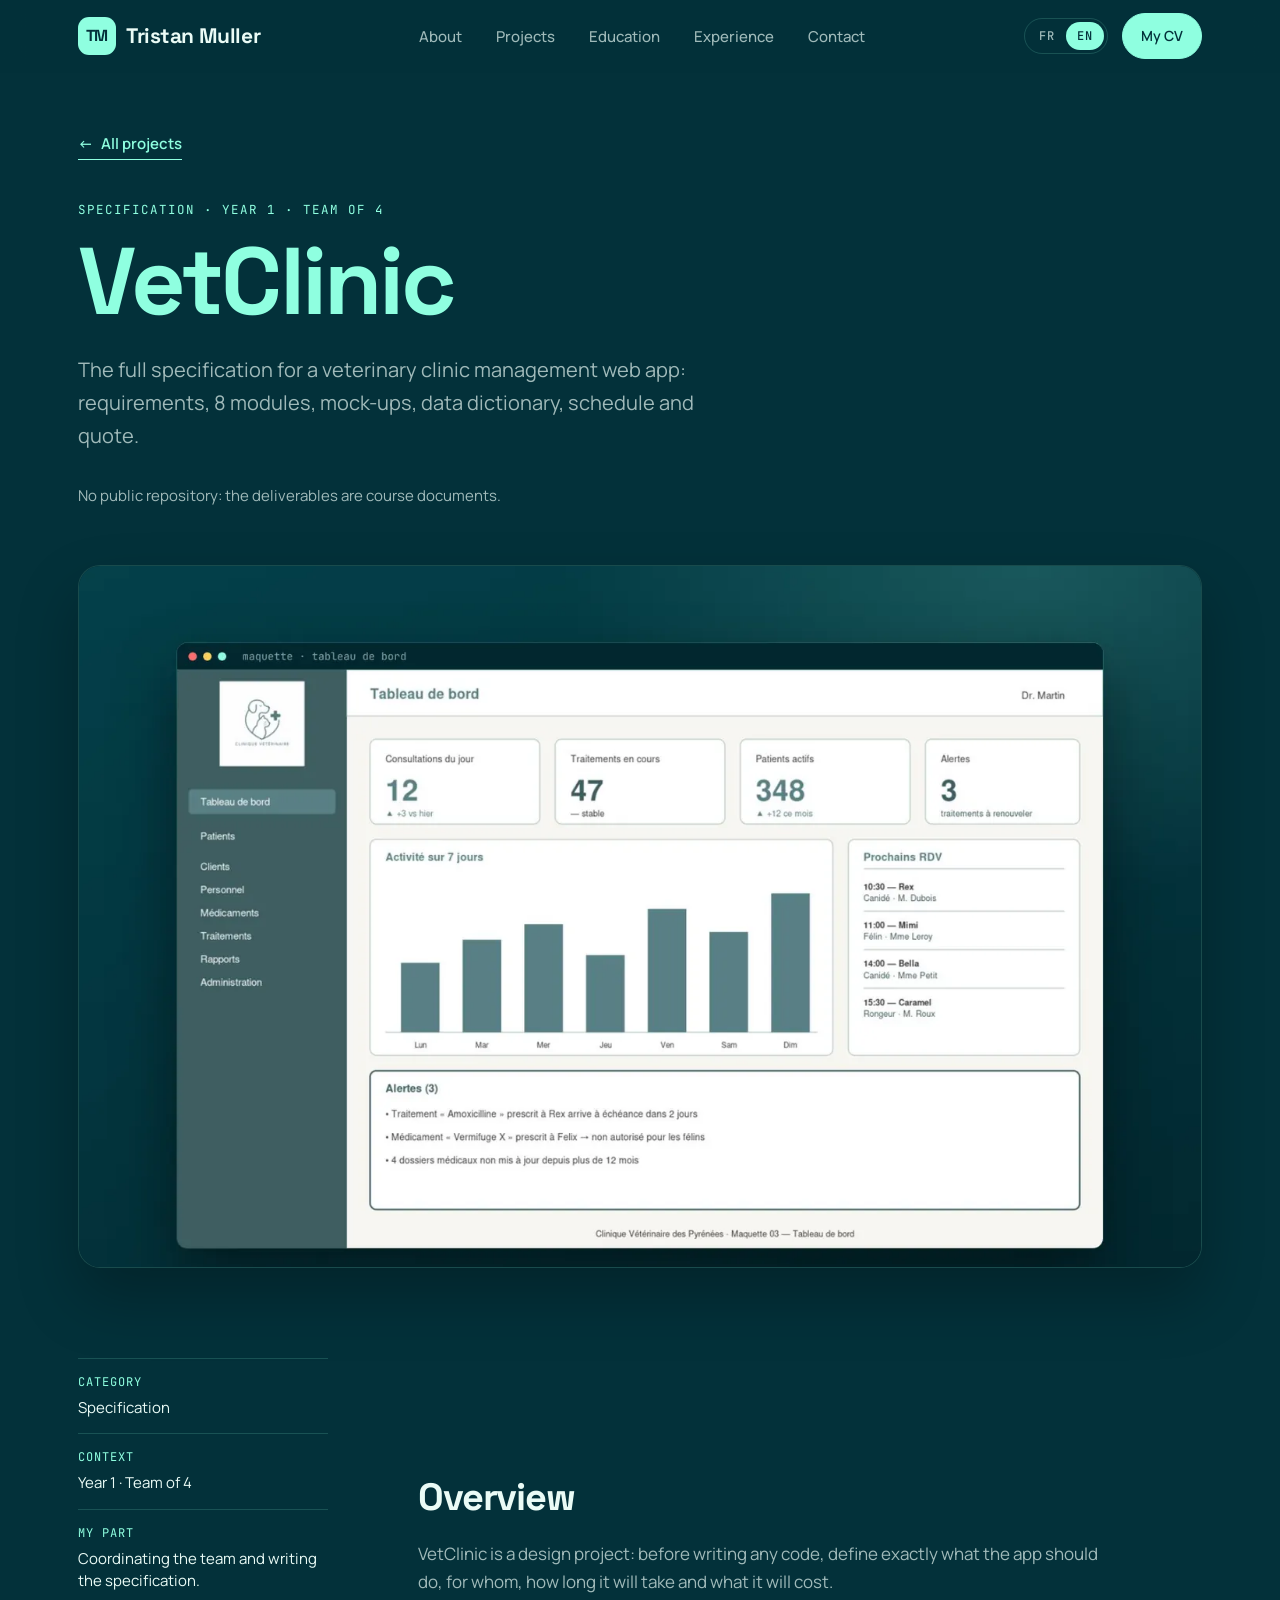
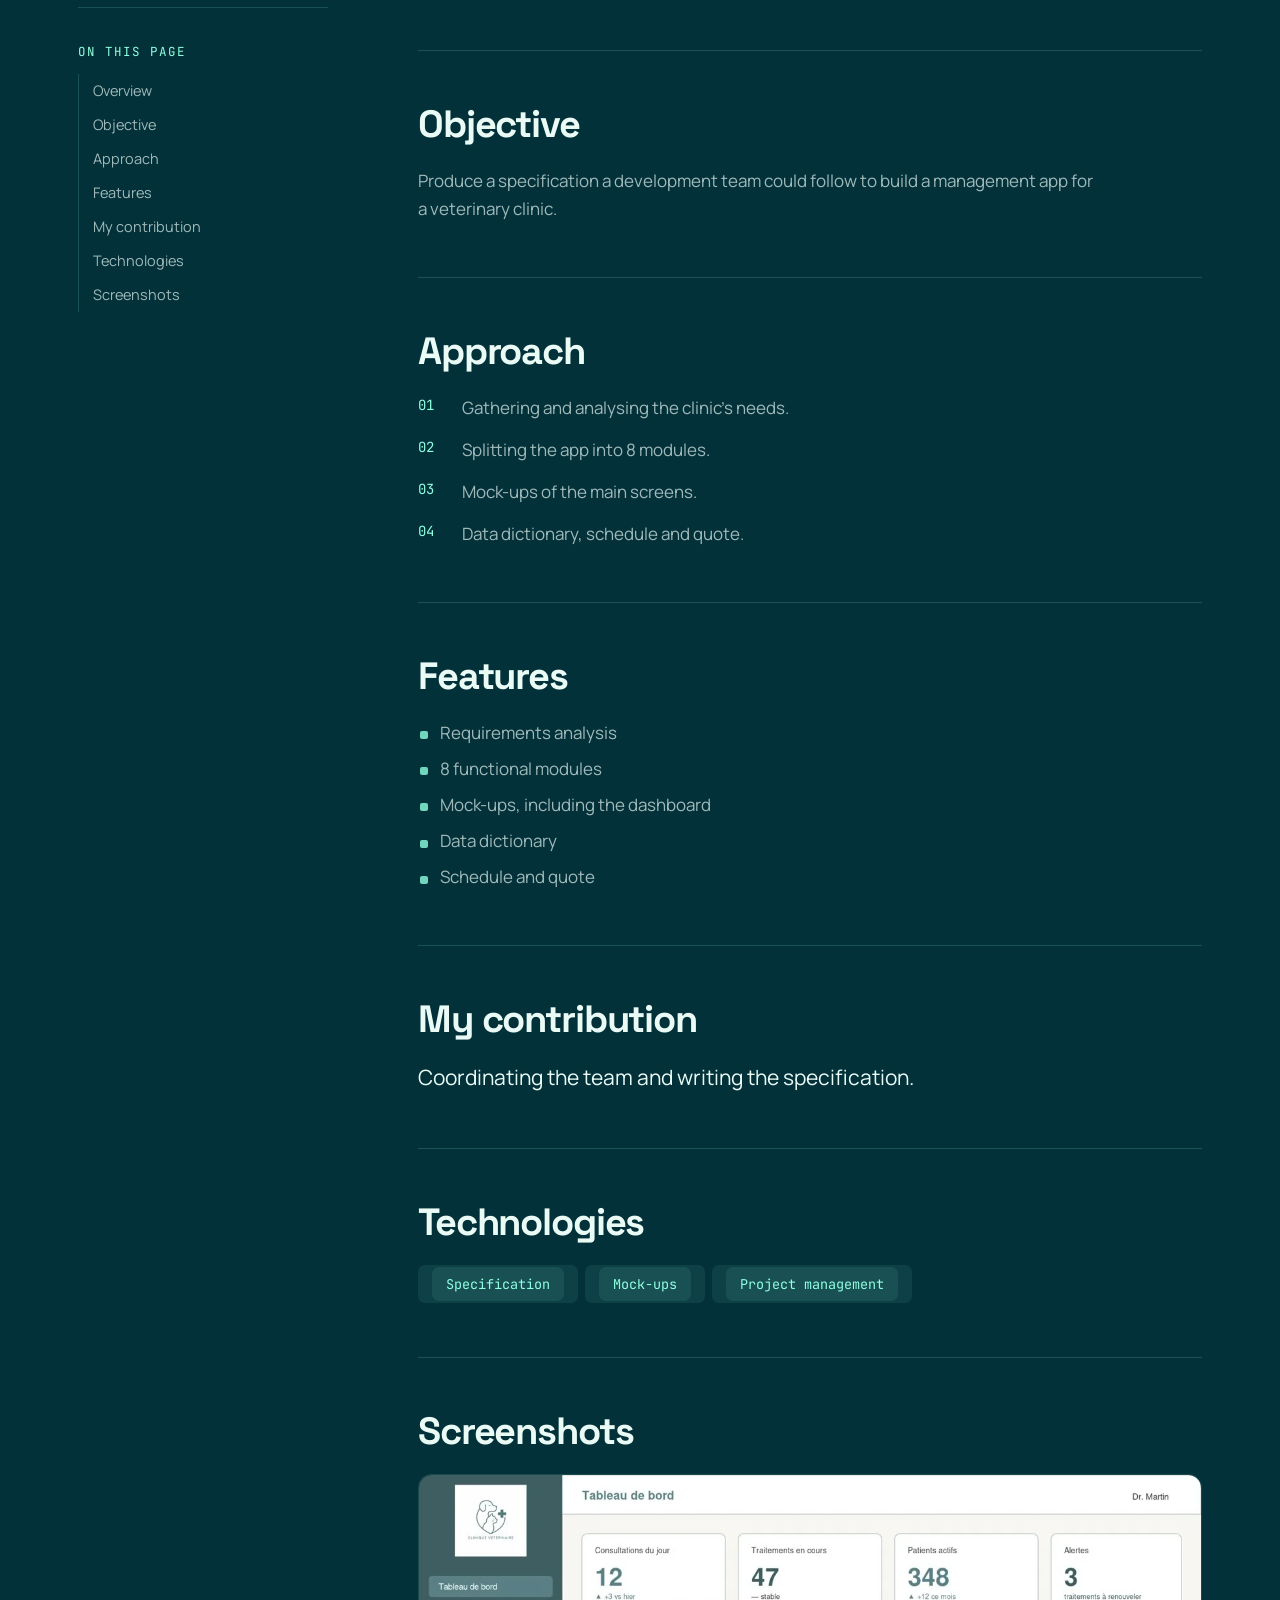
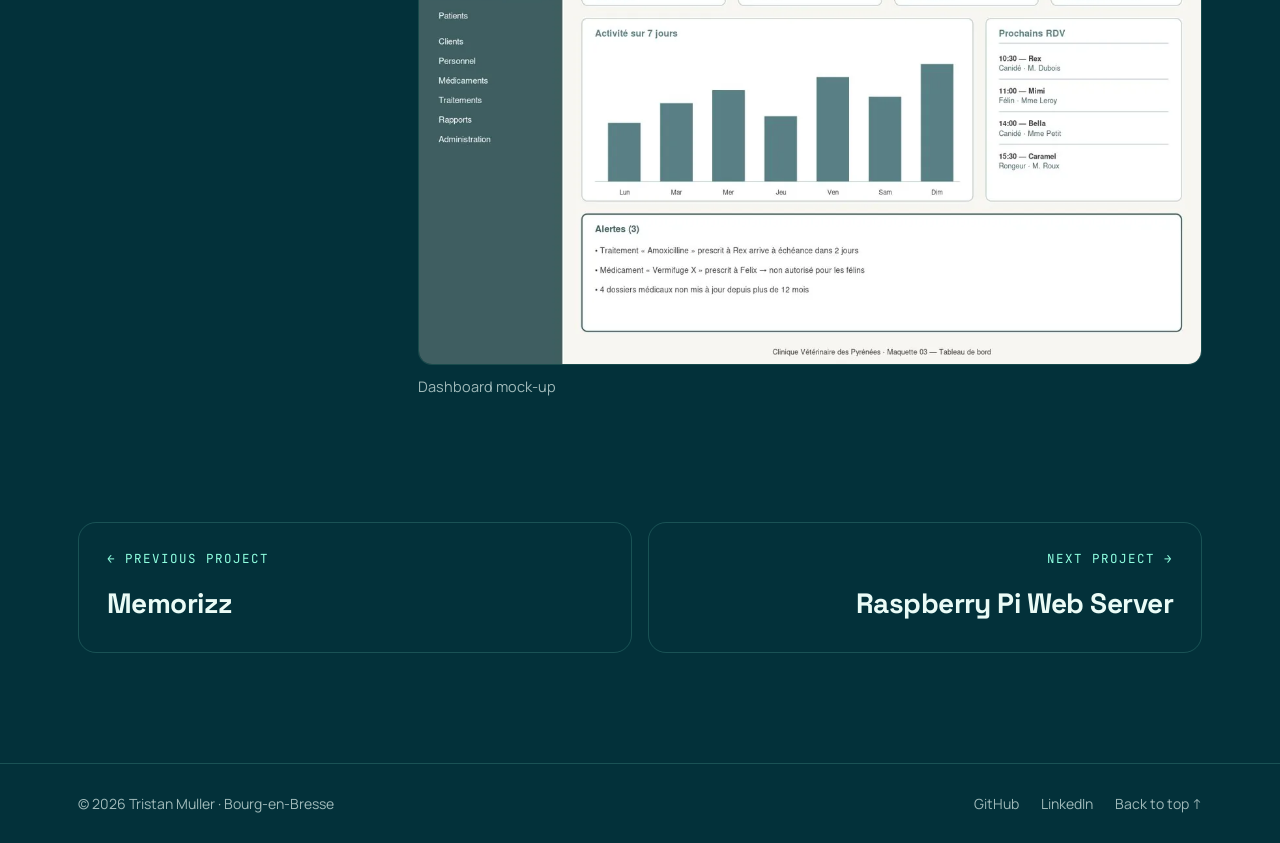
<file: projects/vetclinic.html>
<!DOCTYPE html>
<html lang="fr" data-title-en="VetClinic - Tristan Muller" data-desc-en="The full specification for a veterinary clinic management web app: requirements, 8 modules, mock-ups, data dictionary, schedule and quote.">
<head>
  <meta charset="UTF-8">
  <meta name="viewport" content="width=device-width, initial-scale=1, viewport-fit=cover">
  <title>VetClinic - Tristan Muller</title>
  <meta name="description" content="Le cahier des charges complet d&#x27;une application web de gestion de clinique vétérinaire : besoins, 8 modules, maquettes, dictionnaire de données, planning et devis.">
  <meta name="color-scheme" content="dark">
  <meta name="theme-color" content="#03313A">
  <meta name="author" content="Tristan Muller">
  <link rel="canonical" href="https://tristanmuller007.github.io/Portfolio/projects/vetclinic.html">
  <meta property="og:type" content="article">
  <meta property="og:site_name" content="Tristan Muller">
  <meta property="og:locale" content="fr_FR">
  <meta property="og:url" content="https://tristanmuller007.github.io/Portfolio/projects/vetclinic.html">
  <meta property="og:title" content="VetClinic - Tristan Muller">
  <meta property="og:description" content="Le cahier des charges complet d&#x27;une application web de gestion de clinique vétérinaire : besoins, 8 modules, maquettes, dictionnaire de données, planning et devis.">
  <meta property="og:image" content="https://tristanmuller007.github.io/Portfolio/assets/img/projects/vetclinic/cover.webp">
  <meta name="twitter:card" content="summary_large_image">
  <link rel="icon" type="image/png" sizes="32x32" href="https://tristanmuller007.github.io/Portfolio/assets/icons/favicon-32.png?v=3">
  <link rel="shortcut icon" href="https://tristanmuller007.github.io/Portfolio/assets/icons/favicon.ico?v=3">
  <link rel="apple-touch-icon" sizes="180x180" href="https://tristanmuller007.github.io/Portfolio/assets/icons/apple-touch-icon.png?v=3">
  <link rel="preconnect" href="https://fonts.googleapis.com">
  <link rel="preconnect" href="https://fonts.gstatic.com" crossorigin>
  <link rel="stylesheet" href="https://fonts.googleapis.com/css2?family=Space+Grotesk:wght@500;600;700&family=Manrope:wght@400;500;600;700&family=JetBrains+Mono:wght@400;500&display=swap">
  <link rel="stylesheet" href="../css/style.css?v=20261119">
  <script src="../js/main.js?v=20261119" defer></script>
</head>
<body class="case-page">
<a class="skip" href="#main" data-i18n="a11y.skip">Aller au contenu</a>
<header class="nav" id="nav">
  <div class="wrap nav__inner">
    <a href="../index.html" class="logo"><span class="logo__mark">TM</span>Tristan Muller</a>
    <nav aria-label="Navigation principale" data-i18n-attr="aria-label:a11y.nav">
      <ul class="nav__menu" id="menu">
        <li><a href="../index.html#about" data-i18n="nav.about">À propos</a></li>
        <li><a href="../index.html#projets" data-i18n="nav.projects">Projets</a></li>
        <li><a href="../index.html#parcours" data-i18n="nav.education">Parcours</a></li>
        <li><a href="../index.html#experiences" data-i18n="nav.experience">Expériences</a></li>
        <li><a href="../index.html#contact" data-i18n="nav.contact">Contact</a></li>
        <li class="nav__foot"><span class="nav__avail" data-i18n="contact.status"><i></i>Disponible · 12 avril - 18 juin 2027</span><a class="btn btn--solid btn--sm" href="https://tristanmuller007.github.io/CV-Tristan-Muller/" target="_blank" rel="noopener" data-i18n="nav.cv">Mon CV</a><a class="nav__mail" href="mailto:tristan@familymuller.me">tristan@familymuller.me</a></li>
      </ul>
    </nav>
    <div class="nav__actions">
      <div class="lang-switch" role="group" aria-label="Langue / Language">
        <button type="button" data-lang="fr" aria-pressed="true">FR</button>
        <button type="button" data-lang="en" aria-pressed="false">EN</button>
      </div>
      <a class="btn btn--solid btn--sm nav__cv" href="https://tristanmuller007.github.io/CV-Tristan-Muller/" target="_blank" rel="noopener" data-i18n="nav.cv">Mon CV</a>
      <button class="burger" id="burger" type="button" aria-label="Ouvrir le menu" data-i18n-attr="aria-label:a11y.menu" aria-controls="menu" aria-expanded="false">
        <svg class="burger__open" viewBox="0 0 24 24" aria-hidden="true"><path d="M4 7h16M4 12h16M4 17h16"/></svg><svg class="burger__close" viewBox="0 0 24 24" aria-hidden="true"><path d="M6 6l12 12M18 6 6 18"/></svg>
      </button>
    </div>
  </div>
</header>
<main id="main">
<article class="case">
  <header class="wrap case__head">
    <a class="link link--back" href="../index.html#projets">← <span data-l="fr">Tous les projets</span><span data-l="en" lang="en">All projects</span></a>
    <span class="label case__label"><span data-l="fr">Cahier des charges</span><span data-l="en" lang="en">Specification</span> · <span data-l="fr">BUT 1 · Groupe de 4</span><span data-l="en" lang="en">Year 1 · Team of 4</span></span>
    <h1 class="case__title"><span class="accent">VetClinic</span></h1>
    <p class="case__lead"><span data-l="fr">Le cahier des charges complet d&#x27;une application web de gestion de clinique vétérinaire : besoins, 8 modules, maquettes, dictionnaire de données, planning et devis.</span><span data-l="en" lang="en">The full specification for a veterinary clinic management web app: requirements, 8 modules, mock-ups, data dictionary, schedule and quote.</span></p>
    <div class="case__btns"><p class="case__note"><span data-l="fr">Pas de dépôt public : les livrables sont des documents de cours.</span><span data-l="en" lang="en">No public repository: the deliverables are course documents.</span></p></div>
  </header>
  <div class="wrap case__media reveal">
    <figure class="case__cover"><img src="../assets/img/projects/vetclinic/cover.webp" srcset="../assets/img/projects/vetclinic/cover-720.webp 720w, ../assets/img/projects/vetclinic/cover.webp 1440w" sizes="(min-width: 1240px) 1180px, 100vw" alt="Maquette du tableau de bord de l&#x27;application VetClinic" data-alt-en="Mock-up of the VetClinic dashboard" width="1440" height="900" fetchpriority="high" decoding="async"></figure>
  </div>
  <div class="wrap case__grid">
    <div class="case__side">
      <dl class="case__meta"><div><dt><span data-l="fr">Catégorie</span><span data-l="en" lang="en">Category</span></dt><dd><span data-l="fr">Cahier des charges</span><span data-l="en" lang="en">Specification</span></dd></div><div><dt><span data-l="fr">Contexte</span><span data-l="en" lang="en">Context</span></dt><dd><span data-l="fr">BUT 1 · Groupe de 4</span><span data-l="en" lang="en">Year 1 · Team of 4</span></dd></div><div><dt><span data-l="fr">Ma part</span><span data-l="en" lang="en">My part</span></dt><dd><span data-l="fr">Coordination du groupe et rédaction du cahier des charges.</span><span data-l="en" lang="en">Coordinating the team and writing the specification.</span></dd></div></dl>
      <nav class="case__toc" aria-label="Sommaire" data-i18n-attr="aria-label:a11y.toc"><span class="label"><span data-l="fr">Sur cette page</span><span data-l="en" lang="en">On this page</span></span><ol><li><a href="#overview"><span data-l="fr">Vue d&#x27;ensemble</span><span data-l="en" lang="en">Overview</span></a></li><li><a href="#goal"><span data-l="fr">Objectif</span><span data-l="en" lang="en">Objective</span></a></li><li><a href="#approach"><span data-l="fr">Démarche</span><span data-l="en" lang="en">Approach</span></a></li><li><a href="#features"><span data-l="fr">Fonctionnalités</span><span data-l="en" lang="en">Features</span></a></li><li><a href="#part"><span data-l="fr">Ma contribution</span><span data-l="en" lang="en">My contribution</span></a></li><li><a href="#tech"><span data-l="fr">Technologies</span><span data-l="en" lang="en">Technologies</span></a></li><li><a href="#shots"><span data-l="fr">Captures</span><span data-l="en" lang="en">Screenshots</span></a></li></ol></nav>
    </div>
    <div class="case__main"><section class="case__sec reveal" id="overview" aria-labelledby="overview-h"><h2 id="overview-h"><span data-l="fr">Vue d&#x27;ensemble</span><span data-l="en" lang="en">Overview</span></h2><div class="case__txt"><p><span data-l="fr">VetClinic est un projet de conception : avant d&#x27;écrire du code, définir précisément ce que l&#x27;application doit faire, pour qui, en combien de temps et pour quel coût.</span><span data-l="en" lang="en">VetClinic is a design project: before writing any code, define exactly what the app should do, for whom, how long it will take and what it will cost.</span></p></div></section><section class="case__sec reveal" id="goal" aria-labelledby="goal-h"><h2 id="goal-h"><span data-l="fr">Objectif</span><span data-l="en" lang="en">Objective</span></h2><div class="case__txt"><p><span data-l="fr">Produire un cahier des charges qu&#x27;une équipe de développement pourrait suivre pour réaliser l&#x27;application de gestion d&#x27;une clinique vétérinaire.</span><span data-l="en" lang="en">Produce a specification a development team could follow to build a management app for a veterinary clinic.</span></p></div></section><section class="case__sec reveal" id="approach" aria-labelledby="approach-h"><h2 id="approach-h"><span data-l="fr">Démarche</span><span data-l="en" lang="en">Approach</span></h2><div class="case__txt"><ol class="case__steps"><li><span data-l="fr">Recueil et analyse des besoins de la clinique.</span><span data-l="en" lang="en">Gathering and analysing the clinic&#x27;s needs.</span></li><li><span data-l="fr">Découpage de l&#x27;application en 8 modules.</span><span data-l="en" lang="en">Splitting the app into 8 modules.</span></li><li><span data-l="fr">Maquettes des écrans principaux.</span><span data-l="en" lang="en">Mock-ups of the main screens.</span></li><li><span data-l="fr">Dictionnaire de données, planning et devis.</span><span data-l="en" lang="en">Data dictionary, schedule and quote.</span></li></ol></div></section><section class="case__sec reveal" id="features" aria-labelledby="features-h"><h2 id="features-h"><span data-l="fr">Fonctionnalités</span><span data-l="en" lang="en">Features</span></h2><div class="case__txt"><ul class="bullets"><li><span data-l="fr">Analyse des besoins</span><span data-l="en" lang="en">Requirements analysis</span></li><li><span data-l="fr">8 modules fonctionnels</span><span data-l="en" lang="en">8 functional modules</span></li><li><span data-l="fr">Maquettes, dont le tableau de bord</span><span data-l="en" lang="en">Mock-ups, including the dashboard</span></li><li><span data-l="fr">Dictionnaire de données</span><span data-l="en" lang="en">Data dictionary</span></li><li><span data-l="fr">Planning et devis</span><span data-l="en" lang="en">Schedule and quote</span></li></ul></div></section><section class="case__sec reveal" id="part" aria-labelledby="part-h"><h2 id="part-h"><span data-l="fr">Ma contribution</span><span data-l="en" lang="en">My contribution</span></h2><div class="case__txt"><p class="case__big"><span data-l="fr">Coordination du groupe et rédaction du cahier des charges.</span><span data-l="en" lang="en">Coordinating the team and writing the specification.</span></p></div></section><section class="case__sec reveal" id="tech" aria-labelledby="tech-h"><h2 id="tech-h"><span data-l="fr">Technologies</span><span data-l="en" lang="en">Technologies</span></h2><div class="case__txt"><div class="tags tags--lg"><span><span data-l="fr">Cahier des charges</span><span data-l="en" lang="en">Specification</span></span><span><span data-l="fr">Maquettes</span><span data-l="en" lang="en">Mock-ups</span></span><span><span data-l="fr">Gestion de projet</span><span data-l="en" lang="en">Project management</span></span></div></div></section><section class="case__sec reveal" id="shots" aria-labelledby="shots-h"><h2 id="shots-h"><span data-l="fr">Captures</span><span data-l="en" lang="en">Screenshots</span></h2><div class="case__txt"><div class="shots"><figure class="shot"><button type="button" class="shot__btn" data-full="../assets/img/projects/vetclinic/vetclinic.webp"><img src="../assets/img/projects/vetclinic/vetclinic.webp" alt="Maquette du tableau de bord" data-alt-en="Dashboard mock-up" width="1200" height="750" loading="lazy" decoding="async"></button><figcaption><span data-l="fr">Maquette du tableau de bord</span><span data-l="en" lang="en">Dashboard mock-up</span></figcaption></figure></div></div></section></div>
  </div>
  <nav class="wrap case__pager" aria-label="Autres projets" data-i18n-attr="aria-label:a11y.more">
    <a href="memorizz.html"><span class="label">← <span data-l="fr">Projet précédent</span><span data-l="en" lang="en">Previous project</span></span><b>Memorizz</b></a>
    <a href="serveur-raspberry-pi.html" class="case__next"><span class="label"><span data-l="fr">Projet suivant</span><span data-l="en" lang="en">Next project</span> →</span><b><span data-l="fr">Serveur web sur Raspberry Pi</span><span data-l="en" lang="en">Raspberry Pi Web Server</span></b></a>
  </nav>
</article>
</main>
<footer class="footer">
  <div class="wrap footer__inner">
    <span>© 2026 Tristan Muller · Bourg-en-Bresse</span>
    <span class="footer__links">
      <a href="https://github.com/tristanmuller007" target="_blank" rel="noopener">GitHub</a>
      <a href="https://www.linkedin.com/in/tristan-muller-info/" target="_blank" rel="noopener">LinkedIn</a>
      <a href="#main" data-i18n="footer.top">Retour en haut ↑</a>
    </span>
  </div>
</footer>
<dialog class="lightbox" id="lightbox" aria-label="Capture agrandie" data-i18n-attr="aria-label:a11y.zoom"><button class="lightbox__close" type="button" data-close aria-label="Fermer" data-i18n-attr="aria-label:a11y.close"><svg viewBox="0 0 24 24" aria-hidden="true"><path d="M6 6l12 12M18 6 6 18"/></svg></button><img alt=""></dialog>
<script src="../js/i18n.js?v=20261119"></script>
</body>
</html>
</file>
<file: css/style.css>
:root {
  --bg: #03313a;
  --bg-2: #022830;
  --bg-deep: #021a20;
  --surface: rgba(143, 255, 224, 0.05);
  --text: #eafbf6;
  --muted: rgba(234, 251, 246, 0.68);
  --mint: #8fffe0;
  --mint-soft: rgba(143, 255, 224, 0.08);
  --on-mint: #03313a;
  --line: rgba(143, 255, 224, 0.16);

  --font-display: 'Space Grotesk', system-ui, sans-serif;
  --font-body: 'Manrope', system-ui, sans-serif;
  --font-mono: 'JetBrains Mono', ui-monospace, monospace;

  --wrap: 1180px;
  --nav-h: 72px;
  --radius: 22px;

  --ease-out: cubic-bezier(0.16, 1, 0.3, 1);
}

*,
*::before,
*::after {
  box-sizing: border-box;
  margin: 0;
  padding: 0;
}

html {
  background: var(--bg);
  overscroll-behavior-y: none;
  scroll-behavior: smooth;
  scroll-padding-top: calc(var(--nav-h) + 12px);
}

body {
  overscroll-behavior-y: none;
  background: var(--bg);
  color: var(--text);
  font-family: var(--font-body);
  font-size: 17px;
  line-height: 1.65;
  -webkit-font-smoothing: antialiased;
}

img {
  display: block;
  max-width: 100%;
}
a {
  color: inherit;
}
ul,
ol {
  list-style: none;
}
::selection {
  background: var(--mint);
  color: var(--on-mint);
}

h1,
h2,
h3 {
  font-family: var(--font-display);
  font-weight: 700;
  line-height: 1.05;
  letter-spacing: -0.03em;
}
h2 {
  font-size: clamp(38px, 5.4vw, 64px);
}
h1 em,
h2 em,
h3 em {
  font-style: normal;
  color: var(--mint);
}

section {
  padding: 120px 0;
}

.wrap {
  max-width: var(--wrap);
  margin: 0 auto;
  padding: 0 28px;
}

.section-head {
  display: flex;
  justify-content: space-between;
  align-items: end;
  flex-wrap: wrap;
  gap: 24px;
  margin-bottom: 56px;
}
.section-head .label {
  display: block;
  margin-bottom: 14px;
}
.section-head > p {
  max-width: 380px;
  color: var(--muted);
}

@media (max-width: 760px) {
  body {
    font-size: 16px;
  }
  section {
    padding: 84px 0;
  }
  .wrap {
    padding: 0 18px;
  }
}

.label {
  font-family: var(--font-mono);
  font-size: 12.5px;
  letter-spacing: 0.08em;
  text-transform: uppercase;
  color: var(--mint);
}

.btn {
  display: inline-flex;
  align-items: center;
  justify-content: center;
  gap: 10px;
  padding: 14px 24px;
  border: 1.5px solid var(--mint);
  border-radius: 999px;
  font-weight: 600;
  font-size: 15px;
  text-decoration: none;
  transition:
    transform 0.2s,
    background 0.2s,
    box-shadow 0.2s;
}
.btn:hover {
  transform: translateY(-2px);
}
.btn svg {
  width: 17px;
  height: 17px;
  fill: none;
  stroke: currentColor;
  stroke-width: 2;
  stroke-linecap: round;
  stroke-linejoin: round;
}
.btn--solid {
  background: var(--mint);
  color: var(--on-mint);
}
.btn--solid:hover {
  box-shadow: 0 8px 28px rgba(143, 255, 224, 0.28);
}
.btn--ghost {
  background: transparent;
  color: var(--mint);
}
.btn--ghost:hover {
  background: rgba(143, 255, 224, 0.1);
}
.btn--sm {
  padding: 10px 18px;
  font-size: 14px;
}
.btn--square {
  border-radius: 12px;
  padding: 13px 22px;
}

.link {
  display: inline-flex;
  gap: 8px;
  padding-bottom: 2px;
  border-bottom: 1.5px solid var(--mint);
  color: var(--mint);
  font-weight: 600;
  font-size: 15px;
  text-decoration: none;
  transition: gap 0.2s;
}
.link:hover {
  gap: 12px;
}

.tags {
  display: flex;
  flex-wrap: wrap;
  gap: 7px;
}
.tags span {
  padding: 5px 10px;
  border-radius: 7px;
  background: var(--mint-soft);
  color: var(--mint);
  font-family: var(--font-mono);
  font-size: 12px;
}

.badge {
  padding: 6px 13px;
  border: 1px solid var(--line);
  border-radius: 999px;
  background: var(--mint-soft);
  color: var(--mint);
  font-size: 13px;
  font-weight: 600;
  white-space: nowrap;
}

.bullets {
  display: grid;
  gap: 8px;
  color: var(--muted);
}
.bullets li {
  position: relative;
  padding-left: 22px;
}
.bullets li::before {
  content: '';
  position: absolute;
  left: 2px;
  top: 0.72em;
  width: 8px;
  height: 8px;
  border-radius: 2px;
  background: var(--mint);
  opacity: 0.8;
}

.counter {
  font-family: var(--font-mono);
  font-size: 14px;
  letter-spacing: 0.06em;
  color: var(--muted);
}
.counter b {
  font-weight: 500;
  color: var(--mint);
}

.arrows {
  display: flex;
  gap: 10px;
}
.arrow {
  display: grid;
  place-items: center;
  width: 46px;
  height: 46px;
  border: 0;
  border-radius: 12px;
  background: var(--mint);
  color: var(--on-mint);
  cursor: pointer;
  transition:
    opacity 0.2s,
    transform 0.2s;
}
.arrow svg {
  width: 17px;
  height: 17px;
  fill: currentColor;
}
.arrow:hover {
  opacity: 0.85;
  transform: translateY(-2px);
}
.arrow:disabled {
  opacity: 0.35;
  cursor: default;
  transform: none;
}
.arrow:focus-visible {
  outline: 2px solid var(--mint);
  outline-offset: 3px;
}

.icon {
  display: block;
  background: currentColor;
  -webkit-mask: var(--icon) center / contain no-repeat;
  mask: var(--icon) center / contain no-repeat;
}

.icon--apache {
  --icon: url(../assets/icons/apache.svg);
}
.icon--arduino {
  --icon: url(../assets/icons/arduino.svg);
}
.icon--bash {
  --icon: url(../assets/icons/bash.svg);
}
.icon--cisco {
  --icon: url(../assets/icons/cisco.svg);
}
.icon--clion {
  --icon: url(../assets/icons/clion.svg);
}
.icon--cpp {
  --icon: url(../assets/icons/cpp.svg);
}
.icon--css {
  --icon: url(../assets/icons/css.svg);
}
.icon--cursor {
  --icon: url(../assets/icons/cursor.svg);
}
.icon--datagrip {
  --icon: url(../assets/icons/datagrip.svg);
}
.icon--drawio {
  --icon: url(../assets/icons/drawio.svg);
}
.icon--esp32 {
  --icon: url(../assets/icons/esp32.svg);
}
.icon--figma {
  --icon: url(../assets/icons/figma.svg);
}
.icon--file {
  --icon: url(../assets/icons/file.svg);
}
.icon--download {
  --icon: url(../assets/icons/download.svg);
}
.icon--linkedin {
  --icon: url(../assets/icons/linkedin.svg);
}
.icon--git {
  --icon: url(../assets/icons/git.svg);
}
.icon--github {
  --icon: url(../assets/icons/github.svg);
}
.icon--html {
  --icon: url(../assets/icons/html.svg);
}
.icon--intellij {
  --icon: url(../assets/icons/intellij.svg);
}
.icon--java {
  --icon: url(../assets/icons/java.svg);
}
.icon--javascript {
  --icon: url(../assets/icons/javascript.svg);
}
.icon--linux {
  --icon: url(../assets/icons/linux.svg);
}
.icon--macos {
  --icon: url(../assets/icons/macos.svg);
}
.icon--mail {
  --icon: url(../assets/icons/mail.svg);
}
.icon--phone {
  --icon: url(../assets/icons/phone.svg);
}
.icon--php {
  --icon: url(../assets/icons/php.svg);
}
.icon--qt {
  --icon: url(../assets/icons/qt.svg);
}
.icon--raspberrypi {
  --icon: url(../assets/icons/raspberrypi.svg);
}
.icon--sql {
  --icon: url(../assets/icons/sql.svg);
}
.icon--ssh {
  --icon: url(../assets/icons/ssh.svg);
}
.icon--trello {
  --icon: url(../assets/icons/trello.svg);
}
.icon--vmware {
  --icon: url(../assets/icons/vmware.svg);
}
.icon--vscode {
  --icon: url(../assets/icons/vscode.svg);
}
.icon--windows {
  --icon: url(../assets/icons/windows.svg);
}
.icon--wireshark {
  --icon: url(../assets/icons/wireshark.svg);
}

.status {
  display: inline-flex;
  align-items: center;
  gap: 10px;
  padding: 8px 16px;
  border: 1px solid var(--line);
  border-radius: 999px;
  background: var(--mint-soft);
  font-size: 14px;
  font-weight: 600;
}
.status i {
  width: 9px;
  height: 9px;
  border-radius: 50%;
  background: var(--mint);
  animation: pulse 2s infinite;
}
@keyframes pulse {
  0% {
    box-shadow: 0 0 0 0 rgba(143, 255, 224, 0.5);
  }
  70% {
    box-shadow: 0 0 0 9px rgba(143, 255, 224, 0);
  }
  100% {
    box-shadow: 0 0 0 0 rgba(143, 255, 224, 0);
  }
}

.nav {
  position: sticky;
  top: 0;
  z-index: 50;
  padding-top: env(safe-area-inset-top, 0px);
  border-bottom: 1px solid transparent;
  background: rgba(3, 49, 58, 0.82);
  -webkit-backdrop-filter: blur(12px);
  backdrop-filter: blur(12px);
  transition: border-color 0.3s;
}
.nav.is-scrolled {
  border-color: var(--line);
}

.nav__inner {
  display: flex;
  align-items: center;
  justify-content: space-between;
  height: var(--nav-h);
}

.logo {
  display: flex;
  align-items: center;
  gap: 10px;
  font-family: var(--font-display);
  font-size: 21px;
  font-weight: 700;
  letter-spacing: -0.02em;
  text-decoration: none;
}
.logo__mark {
  display: grid;
  place-items: center;
  width: 38px;
  height: 38px;
  border-radius: 11px;
  background: var(--mint);
  color: var(--on-mint);
  font-size: 16px;
}

.nav__menu {
  display: flex;
  gap: 34px;
}
.nav__menu a {
  position: relative;
  color: var(--muted);
  font-size: 15px;
  font-weight: 500;
  text-decoration: none;
  transition: color 0.2s;
}
.nav__menu a:hover {
  color: var(--text);
}
.nav__menu a::after {
  content: '';
  position: absolute;
  left: 0;
  bottom: -4px;
  width: 0;
  height: 2px;
  background: var(--mint);
  transition: width 0.25s;
}
.nav__menu a:hover::after,
.nav__menu a[aria-current='true']::after {
  width: 100%;
}
.nav__menu a[aria-current='true'] {
  color: var(--text);
}

.nav__actions {
  display: flex;
  align-items: center;
  gap: 14px;
}

.lang-switch {
  position: relative;
  display: flex;
  padding: 3px;
  border: 1px solid var(--line);
  border-radius: 999px;
}
.lang-switch::before {
  content: '';
  position: absolute;
  top: 3px;
  bottom: 3px;
  left: 3px;
  width: calc(50% - 3px);
  border-radius: 999px;
  background: var(--mint);
  transition: transform 0.3s cubic-bezier(0.2, 0.8, 0.2, 1);
}
html[lang='en'] .lang-switch::before {
  transform: translateX(100%);
}
.lang-switch button {
  position: relative;
  width: 38px;
  padding: 6px 0;
  border: 0;
  background: none;
  color: var(--muted);
  font-family: var(--font-mono);
  font-size: 12px;
  font-weight: 500;
  letter-spacing: 0.06em;
  cursor: pointer;
  transition: color 0.2s;
}
.lang-switch button:hover {
  color: var(--text);
}
.lang-switch button[aria-pressed='true'] {
  color: var(--on-mint);
}

.burger {
  display: none;
  width: 42px;
  height: 42px;
  border: 0;
  background: none;
  color: var(--text);
  cursor: pointer;
}
.burger svg {
  width: 24px;
  height: 24px;
  fill: none;
  stroke: currentColor;
  stroke-width: 2;
  stroke-linecap: round;
}

.burger__close {
  display: none;
}
.nav__foot {
  display: none;
}

@media (max-width: 760px) {
  .burger {
    position: relative;
    z-index: 2;
    display: grid;
    place-items: center;
  }
  .burger[aria-expanded='true'] .burger__open {
    display: none;
  }
  .burger[aria-expanded='true'] .burger__close {
    display: block;
  }
  .nav__cv {
    display: none;
  }

  .nav__menu {
    position: fixed;
    inset: 0;
    z-index: 1;
    display: flex;
    flex-direction: column;
    gap: 0;
    padding: calc(var(--nav-h) + 28px + env(safe-area-inset-top, 0px)) 22px
      max(28px, env(safe-area-inset-bottom, 0px));
    overflow-y: auto;
    background:
      radial-gradient(80% 50% at 100% 0%, rgba(143, 255, 224, 0.12), transparent 70%),
      var(--bg-deep);
    counter-reset: nav;
    opacity: 0;
    visibility: hidden;
    transform: translateY(-12px);
    transition:
      opacity 0.35s var(--ease-out),
      transform 0.45s var(--ease-out),
      visibility 0s 0.45s;
  }
  .nav__menu.is-open {
    opacity: 1;
    visibility: visible;
    transform: none;
    transition-delay: 0s;
  }
  .nav__menu li:not(.nav__foot) {
    counter-increment: nav;
    opacity: 0;
    transform: translateY(14px);
    transition:
      opacity 0.3s var(--ease-out),
      transform 0.3s var(--ease-out);
  }
  .nav__menu.is-open li:not(.nav__foot) {
    opacity: 1;
    transform: none;
  }
  .nav__menu.is-open li:nth-child(1) {
    transition-delay: 0.02s;
  }
  .nav__menu.is-open li:nth-child(2) {
    transition-delay: 0.04s;
  }
  .nav__menu.is-open li:nth-child(3) {
    transition-delay: 0.06s;
  }
  .nav__menu.is-open li:nth-child(4) {
    transition-delay: 0.08s;
  }
  .nav__menu.is-open li:nth-child(5) {
    transition-delay: 0.1s;
  }
  .nav__menu a {
    display: flex;
    align-items: baseline;
    gap: 16px;
    padding: 14px 0;
    border-bottom: 1px solid var(--line);
    color: var(--text);
    font: 700 clamp(30px, 9vw, 40px)/1.05 var(--font-display);
    letter-spacing: -0.03em;
  }
  .nav__menu li:not(.nav__foot) a::before {
    content: counter(nav, decimal-leading-zero);
    color: var(--mint);
    font: 500 12px var(--font-mono);
    letter-spacing: 0.08em;
  }
  .nav__menu a::after {
    display: none;
  }
  .nav__menu a[aria-current='true'] {
    color: var(--mint);
  }
  .nav__foot {
    display: grid;
    gap: 14px;
    margin-top: auto;
    padding-top: 30px;
  }
  .nav__foot a {
    border: 0;
    padding: 0;
    font: 600 15px var(--font-body);
    letter-spacing: 0;
  }
  .nav__foot .btn {
    justify-self: start;
    padding: 12px 20px;
    color: var(--on-mint);
  }
  .nav__mail {
    color: var(--muted) !important;
  }
  .nav__avail {
    display: inline-flex;
    align-items: center;
    gap: 10px;
    color: var(--mint);
    font: 600 14px var(--font-body);
  }
  .nav__avail i {
    width: 8px;
    height: 8px;
    border-radius: 50%;
    background: var(--mint);
  }
  .menu-open {
    overflow: hidden;
  }
  .menu-open .nav {
    background: transparent;
    border-color: transparent;
    -webkit-backdrop-filter: none;
    backdrop-filter: none;
    transform: none;
  }
  .menu-open .nav .logo,
  .menu-open .nav .nav__actions {
    position: relative;
    z-index: 2;
  }
}

.accent {
  color: var(--mint);
}

.about__inner {
  display: grid;
  grid-template-columns: 0.9fr 1.1fr;
  gap: 80px;
}
.about__title {
  margin-top: 14px;
}
.about__text p {
  margin-bottom: 20px;
  color: var(--muted);
  font-size: 19px;
}
.about__text p strong {
  color: var(--text);
  font-weight: 600;
}

.toolbox {
  grid-column: 1 / -1;
  display: grid;
  gap: 26px;
  margin-top: -30px;
  padding-top: 40px;
  border-top: 1px solid var(--line);
}
.toolbox__head {
  display: flex;
  justify-content: space-between;
  align-items: baseline;
  flex-wrap: wrap;
  gap: 20px;
}
.toolbox__head p {
  color: var(--muted);
  font-size: 15.5px;
}

.tool-group h3 {
  display: flex;
  align-items: center;
  gap: 10px;
  margin-bottom: 14px;
  font-family: var(--font-mono);
  font-size: 12.5px;
  font-weight: 500;
  letter-spacing: 0.08em;
  text-transform: uppercase;
}
.tool-group h3 span {
  color: var(--mint);
  opacity: 0.7;
}
.tool-group h3::after {
  content: '';
  flex: 1;
  height: 1px;
  background: var(--line);
}

.tool-grid {
  display: grid;
  grid-template-columns: repeat(9, 1fr);
  gap: 10px;
}

.tool {
  display: flex;
  flex-direction: column;
  align-items: center;
  gap: 10px;
  padding: 18px 8px 14px;
  border: 1px solid var(--line);
  border-radius: 16px;
  background: var(--surface);
  font-size: 13.5px;
  font-weight: 600;
  line-height: 1.2;
  text-align: center;
  transition:
    transform 0.25s,
    border-color 0.25s,
    background 0.25s;
}
.tool .icon {
  width: 30px;
  height: 30px;
  background: var(--mint);
  transition:
    background 0.25s,
    transform 0.25s;
}
.tool:hover {
  transform: translateY(-3px);
  border-color: rgba(143, 255, 224, 0.45);
  background: var(--mint-soft);
}
.tool:hover .icon {
  background: var(--brand);
  transform: scale(1.08);
}
.icon--java {
  --brand: #eafbf6;
}
.icon--cpp {
  --brand: #00599c;
}
.icon--javascript {
  --brand: #f7df1e;
}
.icon--php {
  --brand: #777bb4;
}
.icon--html {
  --brand: #e34f26;
}
.icon--css {
  --brand: #663399;
}
.icon--sql {
  --brand: #4479a1;
}
.icon--bash {
  --brand: #4eaa25;
}
.icon--apache {
  --brand: #d22128;
}
.icon--git {
  --brand: #f03c2e;
}
.icon--github {
  --brand: #eafbf6;
}
.icon--vscode {
  --brand: #3fa9f5;
}
.icon--intellij {
  --brand: #eafbf6;
}
.icon--clion {
  --brand: #eafbf6;
}
.icon--qt {
  --brand: #41cd52;
}
.icon--datagrip {
  --brand: #eafbf6;
}
.icon--cursor {
  --brand: #eafbf6;
}
.icon--cisco {
  --brand: #1ba0d7;
}
.icon--wireshark {
  --brand: #1679a7;
}
.icon--ssh {
  --brand: #8fffe0;
}
.icon--raspberrypi {
  --brand: #a22846;
}
.icon--arduino {
  --brand: #00878f;
}
.icon--esp32 {
  --brand: #e7352c;
}
.icon--figma {
  --brand: #f24e1e;
}
.icon--drawio {
  --brand: #f08705;
}
.icon--trello {
  --brand: #0052cc;
}
.icon--linux {
  --brand: #fcc624;
}
.icon--macos {
  --brand: #eafbf6;
}
.icon--windows {
  --brand: #3fa9f5;
}
.icon--vmware {
  --brand: #607078;
}

@media (max-width: 980px) {
  .about__inner {
    grid-template-columns: 1fr;
    gap: 50px;
  }
  .tool-grid {
    grid-template-columns: repeat(6, 1fr);
  }
}
@media (max-width: 520px) {
  .tool-grid {
    grid-template-columns: repeat(4, 1fr);
    gap: 8px;
  }
  .tool {
    padding: 14px 6px 12px;
    font-size: 11px;
  }
  .tool .icon {
    width: 26px;
    height: 26px;
  }
}

.projects {
  border-radius: 40px 40px 0 0;
  background: var(--bg-2);
}

.carousel {
  --duration: 1000ms;
  --height: 360px;
  --image-width: 640px;
}

.carousel__top {
  display: flex;
  justify-content: space-between;
  align-items: center;
  margin-bottom: 18px;
}

.carousel__view {
  width: 100%;
  height: var(--height);
  overflow: hidden;
}
.carousel__strip {
  display: flex;
  width: max-content;
  height: 100%;
  transition: transform var(--duration) var(--ease-out);
}

.slide {
  position: relative;
  flex-shrink: 0;
  height: 100%;
  overflow: hidden;
  padding: 0;
  border: 0;
  border-radius: 14px;
  background: var(--bg-2);
  cursor: pointer;
  transition:
    width var(--duration) var(--ease-out),
    margin-left var(--duration) var(--ease-out),
    border-radius var(--duration) var(--ease-out);
}
.slide::after {
  content: '';
  position: absolute;
  inset: 0;
  border: 1px solid var(--line);
  border-radius: inherit;
  pointer-events: none;
}
.slide:focus-visible {
  outline: 2px solid var(--mint);
  outline-offset: 3px;
}
.slide img {
  position: absolute;
  top: 0;
  left: 50%;
  width: var(--image-width);
  min-width: 100%;
  max-width: none;
  height: 100%;
  object-fit: cover;
  transform: translateX(-50%);
  pointer-events: none;
  user-select: none;
}
.slide__name {
  position: absolute;
  inset: auto 0 0 0;
  padding: 70px 24px 20px;
  background: linear-gradient(to top, rgba(2, 30, 36, 0.8), transparent);
  color: #fff;
  font-family: var(--font-display);
  font-size: 20px;
  font-weight: 700;
  letter-spacing: -0.02em;
  text-align: left;
  white-space: nowrap;
  opacity: 0;
  transition: opacity var(--duration) var(--ease-out);
  pointer-events: none;
}
.slide.is-front .slide__name {
  opacity: 1;
}

.carousel.is-instant .carousel__strip,
.carousel.is-instant .slide,
.carousel.is-instant .slide__name {
  transition: none;
}

.carousel__panels {
  display: grid;
  margin-top: 30px;
}
.carousel__panel {
  grid-area: 1 / 1;
  display: flex;
  justify-content: space-between;
  align-items: flex-start;
  gap: 40px;
  opacity: 0;
  visibility: hidden;
  transition:
    opacity 0.6s var(--ease-out),
    visibility 0.6s;
}
.carousel__panel.is-active {
  opacity: 1;
  visibility: visible;
}

.carousel__text {
  max-width: 760px;
}
.carousel__text .label {
  display: block;
  margin-bottom: 12px;
}
.carousel__text h3 {
  margin-bottom: 12px;
  font-size: clamp(26px, 3vw, 34px);
}
.carousel__text p {
  margin-bottom: 18px;
  color: var(--muted);
}
.carousel__actions {
  display: flex;
  flex-direction: column;
  flex-shrink: 0;
  gap: 10px;
}

.projects__more {
  margin-top: 44px;
  text-align: center;
}

@media (max-width: 760px) {
  .projects {
    border-radius: 28px 28px 0 0;
  }
  .slide {
    border-radius: 10px;
  }
  .slide__name {
    padding: 50px 16px 14px;
    font-size: 16px;
  }
  .carousel__panel {
    flex-direction: column;
    gap: 20px;
  }
  .carousel__actions {
    flex-direction: row;
    flex-wrap: wrap;
  }
}
@media (prefers-reduced-motion: reduce) {
  .carousel {
    --duration: 0ms;
  }
}

.path {
  padding-top: 0;
  background: var(--bg-2);
}

.path__list {
  border-top: 1px solid var(--line);
}
.path__row {
  display: grid;
  grid-template-columns: 200px 1fr auto;
  align-items: baseline;
  gap: 30px;
  padding: 30px 0;
  border-bottom: 1px solid var(--line);
}
.path__when {
  font-family: var(--font-mono);
  font-size: 14px;
  color: var(--mint);
}
.path__row h3 {
  margin-bottom: 4px;
  font-size: 25px;
}
.path__row p {
  color: var(--muted);
  font-size: 15.5px;
}

@media (max-width: 980px) {
  .path__row {
    grid-template-columns: 1fr;
    gap: 8px;
  }
  .path__row .badge {
    justify-self: start;
  }
}

.film__strip {
  position: relative;
  overflow: hidden;
  border: 1px solid var(--line);
  border-radius: 14px;
  background: var(--bg-deep);
}

.film__holes {
  height: 18px;
  margin: 6px 0;
  background: url("data:image/svg+xml,%3Csvg xmlns='http://www.w3.org/2000/svg' width='24' height='18'%3E%3Crect x='6' y='4' width='12' height='9' rx='2.2' fill='%2303313A' stroke='%238FFFE0' stroke-opacity='.3'/%3E%3C/svg%3E")
    repeat-x left center;
}

.film__track {
  --frame-w: clamp(240px, 36vw, 440px);
  display: flex;
  gap: 10px;
  padding: 2px calc(50% - var(--frame-w) / 2);
  overflow-x: auto;
  overscroll-behavior-x: contain;
  scroll-snap-type: x mandatory;
  scrollbar-width: none;
}
.film__track::-webkit-scrollbar {
  display: none;
}

.film__frame {
  flex-shrink: 0;
  width: var(--frame-w);
  scroll-snap-align: center;
}

.film__edge {
  display: flex;
  justify-content: space-between;
  align-items: center;
  height: 16px;
  padding: 0 3px;
  color: var(--mint);
  font-family: var(--font-mono);
  font-size: 9px;
  letter-spacing: 0.18em;
  opacity: 0.7;
}

.film__photo {
  position: relative;
  display: block;
  width: 100%;
  aspect-ratio: 3 / 2;
  overflow: hidden;
  padding: 0;
  border: 0;
  border-radius: 5px;
  background: #000;
  cursor: pointer;
}
.film__photo:focus-visible {
  outline: 2px solid var(--mint);
  outline-offset: 3px;
}
.film__photo img {
  width: 100%;
  height: 100%;
  object-fit: cover;
  opacity: 0.88;
  transform: scale(0.96);

  filter: invert(1) sepia(0.57) saturate(1.2) hue-rotate(-8deg) contrast(0.9) brightness(0.94);
  transition:
    filter 0.35s ease,
    transform 0.35s ease;
}
.film__photo:hover img {
  opacity: 1;
}

.film__frame.is-active .film__photo {
  cursor: default;
}
.film__frame.is-active .film__photo img {
  opacity: 1;
  transform: scale(1);
  filter: invert(0) sepia(0) saturate(1) hue-rotate(0deg) contrast(1) brightness(1);
}
.film__frame.is-active .film__photo::after {
  content: '';
  position: absolute;
  inset: 0;
  border-radius: 5px;
  box-shadow: inset 0 0 0 2px var(--mint);
  opacity: 0.8;
}

.film__gate {
  position: absolute;
  left: 50%;
  width: 1px;
  height: 8px;
  background: var(--mint);
  transform: translateX(-50%);
}
.film__gate--top {
  top: 0;
}
.film__gate--bottom {
  bottom: 0;
}

.film__bar {
  display: flex;
  justify-content: space-between;
  align-items: center;
  margin-top: 18px;
}

.film__panels {
  display: grid;
  margin-top: 26px;
}
.film__panel {
  grid-area: 1 / 1;
  opacity: 0;
  visibility: hidden;
  transition:
    opacity 0.5s ease,
    visibility 0.5s;
}
.film__panel.is-active {
  opacity: 1;
  visibility: visible;
}
.film__panel .label {
  display: block;
  margin-bottom: 10px;
}
.film__panel h3 {
  margin-bottom: 16px;
  font-size: clamp(24px, 2.8vw, 32px);
}
.film__panel .bullets {
  margin-bottom: 18px;
}
.film__panel .link {
  margin-top: 20px;
}

@media (prefers-reduced-motion: reduce) {
  .film__photo img {
    transition: none;
  }
}

.sport {
  position: relative;
  padding: 0;
}

.sport__pin {
  position: sticky;
  top: 0;
  display: flex;
  align-items: center;
  height: 100vh;
  overflow: hidden;
}
.sport__track {
  display: flex;
  align-items: center;
  gap: 5vw;
  height: min(64vh, 640px);
  padding: 70px 6vw 0;
  will-change: transform;
}

.sport__img {
  flex-shrink: 0;
  height: 100%;
  aspect-ratio: 1;
  overflow: hidden;
  border: 1px solid var(--line);
  border-radius: 22px;
}
.sport__img img {
  width: 100%;
  height: 100%;
  object-fit: cover;
}

.sport__rail {
  position: relative;
  flex-shrink: 0;
  width: calc(22vw + 7 * 15vw + 24vw);
  height: 100%;
}
.sport__head {
  position: absolute;
  top: 0;
  left: 0;
  width: 19vw;
}
.sport__head h2 {
  margin-top: 12px;
  font-size: clamp(34px, 3.6vw, 58px);
}
.sport__intro {
  position: absolute;
  bottom: 0;
  left: 0;
  width: 18vw;
  color: var(--muted);
  font-size: 15px;
}

.sport__axis {
  position: absolute;
  left: 0;
  right: 0;
  top: 50%;
  display: flex;
  align-items: center;
  height: 10px;
  transform: translateY(-50%);
}
.sport__start {
  flex-shrink: 0;
  width: 10px;
  height: 10px;
  border-radius: 50%;
  background: var(--mint);
}
.sport__line {
  width: 0;
  height: 2px;
  border-radius: 2px;
  background: linear-gradient(90deg, var(--mint), rgba(143, 255, 224, 0.5));
}

.step {
  position: absolute;
  left: calc(22vw + var(--i, 0) * 15vw);
  width: 22vw;
  height: 50%;
}
.step:nth-child(1) {
  --i: 0;
}
.step:nth-child(2) {
  --i: 1;
}
.step:nth-child(3) {
  --i: 2;
}
.step:nth-child(4) {
  --i: 3;
}
.step:nth-child(5) {
  --i: 4;
}
.step:nth-child(6) {
  --i: 5;
}
.step:nth-child(7) {
  --i: 6;
}
.step:nth-child(8) {
  --i: 7;
}
.step--up {
  top: 0;
}
.step--down {
  top: 50%;
}

.step__dot {
  position: absolute;
  left: 0;
  width: 14px;
  height: 14px;
  border-radius: 50%;
  background: var(--mint);
  box-shadow: 0 0 0 6px rgba(143, 255, 224, 0.15);
  transform: translate(-50%, -50%) scale(0);
  transition: transform 0.5s cubic-bezier(0.34, 1.56, 0.64, 1);
}
.step--up .step__dot {
  top: 100%;
}
.step--down .step__dot {
  top: 0;
}

.step__stem {
  position: absolute;
  left: 0;
  width: 1.5px;
  background: var(--mint);
  opacity: 0.7;
  transform: scaleY(0);
  transition: transform 0.6s var(--ease-out);
}
.step--up .step__stem {
  top: 14px;
  bottom: 0;
  transform-origin: bottom;
}
.step--down .step__stem {
  top: 0;
  bottom: 14px;
  transform-origin: top;
}

.step__body {
  position: absolute;
  left: 0;
  padding-left: 1.6vw;
  opacity: 0;
  transform: translateY(24px);
  transition:
    opacity 0.6s ease 0.15s,
    transform 0.7s var(--ease-out) 0.15s;
}
.step--up .step__body {
  top: 0;
}
.step--down .step__body {
  bottom: 0;
}

.step.is-visible .step__dot {
  transform: translate(-50%, -50%) scale(1);
}
.step.is-visible .step__stem {
  transform: scaleY(1);
}
.step.is-visible .step__body {
  opacity: 1;
  transform: none;
}

.step__year {
  display: block;
  color: var(--mint);
  font-family: var(--font-display);
  font-size: clamp(28px, 2.6vw, 44px);
  font-weight: 700;
  line-height: 1;
  letter-spacing: -0.03em;
}
.step__tag {
  display: inline-block;
  margin: 10px 0 8px;
  padding: 4px 9px;
  border-radius: 6px;
  background: var(--mint-soft);
  color: var(--mint);
  font-family: var(--font-mono);
  font-size: 11.5px;
  letter-spacing: 0.08em;
  text-transform: uppercase;
}
.step__body h3 {
  margin-bottom: 6px;
  font-size: clamp(18px, 1.45vw, 24px);
}
.step__body p {
  max-width: 19vw;
  color: var(--muted);
  font-size: 15px;
  line-height: 1.5;
}

@media (max-width: 860px), (prefers-reduced-motion: reduce) {
  .sport {
    padding: 84px 0;
  }
  .sport__pin {
    position: static;
    display: block;
    height: auto;
    overflow: visible;
  }
  .sport__track {
    flex-direction: column;
    align-items: stretch;
    gap: 34px;
    height: auto;
    padding: 0 20px;
    transform: none !important;
  }
  .sport__img {
    width: 100%;
    max-width: 420px;
    height: auto;
    aspect-ratio: 16 / 10;
  }
  .sport__rail {
    display: flex;
    flex-direction: column;
    gap: 14px;
    width: auto;
    height: auto;
  }
  .sport__head,
  .sport__intro {
    position: static;
    width: auto;
  }
  .sport__axis {
    display: none;
  }

  .sport__list {
    position: relative;
    display: grid;
    gap: 30px;
    margin-top: 18px;
    padding-left: 26px;
  }
  .sport__list::before,
  .sport__list::after {
    content: '';
    position: absolute;
    left: 0;
    top: 0;
    width: 2px;
  }
  .sport__list::before {
    bottom: 0;
    background: rgba(143, 255, 224, 0.15);
  }
  .sport__list::after {
    height: calc(var(--progress, 0) * 100%);
    background: linear-gradient(var(--mint), rgba(143, 255, 224, 0.6));
    box-shadow: 0 0 12px rgba(143, 255, 224, 0.5);
  }

  .step {
    position: relative;
    left: auto;
    top: auto;
    width: auto;
    height: auto;
  }
  .step__stem {
    display: none;
  }
  .step__dot {
    top: 14px;
    left: -25px;
  }
  .step--up .step__dot {
    top: 14px;
  }
  .step__body {
    position: static;
    padding: 0;
  }
  .step__body p {
    max-width: none;
  }
}

.contact {
  display: flex;
  flex-direction: column;
  min-height: calc(100svh - var(--nav-h) - 10px);
  padding: 0;
}
.contact__inner {
  flex: 1;
  display: flex;
  flex-direction: column;
  justify-content: center;
  align-items: center;
  width: 100%;
  padding-top: 60px;
  padding-bottom: 60px;
}
.contact__title {
  display: none;
  font-size: clamp(46px, 8vw, 104px);
}

.device {
  position: relative;
  container-type: inline-size;
  width: min(1000px, 100%, calc((100svh - 280px) * 1.625));
}
.device__frame {
  width: 100%;
  height: auto;
  filter: drop-shadow(0 40px 60px rgba(0, 0, 0, 0.45));
}

.device__screen {
  position: absolute;
  left: 11.465%;
  top: 5.33%;
  width: 77.11%;
  height: 80.96%;
  display: flex;
  flex-direction: column;
  overflow: hidden;
  border-radius: 0.8cqw;
  background:
    radial-gradient(60% 70% at 0% 0%, rgba(143, 255, 224, 0.22), transparent 60%),
    radial-gradient(55% 60% at 100% 100%, rgba(63, 169, 245, 0.22), transparent 60%),
    linear-gradient(160deg, #04404a, #02222a);
}
.device__screen::before {
  content: '';
  position: absolute;
  inset: 0;
  background-image: radial-gradient(rgba(143, 255, 224, 0.12) 1px, transparent 1px);
  background-size: 2.4cqw 2.4cqw;
  -webkit-mask-image: linear-gradient(to bottom, #000, transparent 85%);
  mask-image: linear-gradient(to bottom, #000, transparent 85%);
  pointer-events: none;
}

.screen__bar {
  position: relative;
  display: flex;
  align-items: center;
  gap: 0.9cqw;
  padding: 1.5cqw 2cqw;
  border-bottom: 1px solid rgba(143, 255, 224, 0.12);
  background: rgba(1, 22, 27, 0.45);
}
.screen__bar i {
  width: 1.2cqw;
  height: 1.2cqw;
  border-radius: 50%;
}
.screen__bar i:nth-child(1) {
  background: #ff6b6b;
}
.screen__bar i:nth-child(2) {
  background: #ffcf5c;
}
.screen__bar i:nth-child(3) {
  background: var(--mint);
}
.screen__bar span {
  margin: 0 auto;
  padding: 0.4cqw 3cqw;
  border-radius: 99px;
  background: var(--mint-soft);
  color: var(--muted);
  font-family: var(--font-mono);
  font-size: 1.5cqw;
  transform: translateX(-2.5cqw);
}

.screen {
  position: relative;
  flex: 1;
  display: flex;
  flex-direction: column;
  justify-content: center;
  align-items: center;
  gap: 2cqw;
  padding: 2.2cqw 4cqw;
  text-align: center;
}

.screen__id {
  display: flex;
  flex-direction: column;
  align-items: center;
  gap: 1.1cqw;
}
.screen__id b {
  display: block;
  color: #fff;
  font-family: var(--font-display);
  font-size: 3.7cqw;
  line-height: 1;
  letter-spacing: -0.03em;
}
.screen__id span {
  display: block;
  margin-top: 0.6cqw;
  color: var(--muted);
  font-size: 1.6cqw;
}

.screen__avatar {
  display: grid;
  place-items: center;
  width: 5.6cqw;
  height: 5.6cqw;
  border-radius: 1.6cqw;
  background: linear-gradient(135deg, var(--mint), #3fd4c0);
  box-shadow: 0 1cqw 3cqw rgba(143, 255, 224, 0.3);
  color: var(--on-mint);
  font-family: var(--font-display);
  font-size: 2.3cqw;
  font-weight: 700;
}

.screen__status {
  display: inline-flex;
  align-items: center;
  gap: 1cqw;
  padding: 0.7cqw 1.8cqw;
  border: 1px solid rgba(143, 255, 224, 0.25);
  border-radius: 99px;
  background: rgba(143, 255, 224, 0.1);
  color: var(--mint);
  font-size: 1.6cqw;
  font-weight: 600;
}
.screen__status i {
  width: 1cqw;
  height: 1cqw;
  border-radius: 50%;
  background: var(--mint);
  box-shadow: 0 0 0 0.5cqw rgba(143, 255, 224, 0.2);
}

.screen__grid {
  display: grid;
  grid-template-columns: repeat(3, minmax(0, 1fr));
  gap: 1.3cqw;
  width: 94%;
}
.tile {
  display: flex;
  align-items: center;
  gap: 1.2cqw;
  padding: 1.25cqw 1.1cqw;
  border: 1px solid rgba(143, 255, 224, 0.14);
  border-radius: 1.8cqw;
  background: rgba(2, 24, 30, 0.55);
  -webkit-backdrop-filter: blur(6px);
  backdrop-filter: blur(6px);
  color: #fff;
  text-align: left;
  text-decoration: none;
  transition:
    transform 0.25s,
    border-color 0.25s,
    background 0.25s;
}
.tile--wide {
  grid-column: span 2;
}
.tile:hover {
  transform: translateY(-0.5cqw);
  border-color: rgba(143, 255, 224, 0.55);
  background: rgba(143, 255, 224, 0.1);
}

.tile__icon {
  position: relative;
  flex-shrink: 0;
  width: 4cqw;
  height: 4cqw;
  border-radius: 1.3cqw;
  background: linear-gradient(135deg, var(--mint), #3fd4c0);
}
.tile__icon::after {
  content: '';
  position: absolute;
  inset: 25%;
  background: var(--on-mint);
  -webkit-mask: var(--icon) center / contain no-repeat;
  mask: var(--icon) center / contain no-repeat;
}

.tile__text {
  display: flex;
  flex-direction: column;
  min-width: 0;
  overflow: hidden;
  font-family: var(--font-display);
  font-size: 1.62cqw;
  font-weight: 600;
  letter-spacing: -0.01em;
  white-space: nowrap;
  text-overflow: ellipsis;
}
.tile__text small {
  margin-bottom: 0.4cqw;
  color: var(--mint);
  font-family: var(--font-mono);
  font-size: 1.3cqw;
  font-weight: 500;
  letter-spacing: 0.1em;
  text-transform: uppercase;
}

.screen__grid .tile:nth-child(1) {
  --delay: 1;
}
.screen__grid .tile:nth-child(2) {
  --delay: 2;
}
.screen__grid .tile:nth-child(3) {
  --delay: 3;
}
.screen__grid .tile:nth-child(4) {
  --delay: 4;
}
.screen__grid .tile:nth-child(5) {
  --delay: 5;
}

.js .device .pop {
  opacity: 0;
  transform: translateX(-6px);
}
.js .device.in .pop {
  opacity: 1;
  transform: none;
  transition:
    opacity 0.4s ease calc(0.5s + var(--delay, 0) * 0.28s),
    transform 0.4s ease calc(0.5s + var(--delay, 0) * 0.28s);
}

@media (max-width: 520px) {
  .contact__inner {
    gap: 26px;
  }
  .contact__title {
    display: block;
  }

  .device {
    width: min(330px, 88vw);
    padding: 11px;
    border-radius: 48px;
    background: linear-gradient(160deg, #4f8990, #1d5a63 40%, #0b3a42);
    box-shadow:
      0 30px 60px rgba(0, 0, 0, 0.5),
      inset 0 0 0 1px rgba(143, 255, 224, 0.25);
  }
  .device__frame {
    display: none;
  }

  .device__screen {
    position: relative;
    left: auto;
    top: auto;
    width: 100%;
    height: auto;
    padding-bottom: 6cqw;
    border-radius: 38px;
  }
  .device__screen::before {
    background-size: 6cqw 6cqw;
  }

  .screen__bar {
    justify-content: center;
    padding: 4cqw 0 2cqw;
    border: 0;
    background: none;
  }
  .screen__bar i,
  .screen__bar span {
    display: none;
  }
  .screen__bar::after {
    content: '';
    width: 28cqw;
    height: 7.5cqw;
    border-radius: 99px;
    background: #01161b;
  }

  .screen {
    gap: 6cqw;
    padding: 4cqw 6cqw;
  }
  .screen__id {
    gap: 2.6cqw;
  }
  .screen__avatar {
    width: 18cqw;
    height: 18cqw;
    border-radius: 5cqw;
    font-size: 7cqw;
  }
  .screen__id b {
    font-size: 9.5cqw;
  }
  .screen__id span {
    margin-top: 1.6cqw;
    font-size: 3.9cqw;
  }
  .screen__status {
    gap: 2cqw;
    padding: 1.8cqw 3.6cqw;
    font-size: 3.6cqw;
  }
  .screen__status i {
    width: 2.2cqw;
    height: 2.2cqw;
  }

  .screen__grid {
    grid-template-columns: 1fr;
    gap: 3cqw;
    width: 100%;
  }
  .tile--wide {
    grid-column: auto;
  }
  .tile {
    gap: 3.6cqw;
    padding: 3.4cqw 3.8cqw;
    border-radius: 5cqw;
  }
  .tile__icon {
    width: 11cqw;
    height: 11cqw;
    border-radius: 3.4cqw;
  }
  .tile__text {
    font-size: 4.4cqw;
  }
  .tile__text small {
    margin-bottom: 1cqw;
    font-size: 2.8cqw;
  }
}

@media (prefers-reduced-motion: reduce) {
  .js .device .pop {
    opacity: 1;
    transform: none;
  }
}

.footer {
  padding: 28px 0;
  border-top: 1px solid var(--line);
  color: var(--muted);
  font-size: 14px;
}
.footer__inner {
  display: flex;
  justify-content: space-between;
  flex-wrap: wrap;
  gap: 20px;
}
.footer__links {
  display: flex;
  flex-wrap: wrap;
  gap: 22px;
}
.footer a {
  color: var(--muted);
  text-decoration: none;
  transition: color 0.2s;
}
.footer a:hover {
  color: var(--mint);
}

.js .reveal {
  opacity: 0;
  transform: translateY(22px);
  transition:
    opacity 0.9s var(--ease-out),
    transform 0.9s var(--ease-out);
}
.js .reveal.in {
  opacity: 1;
  transform: none;
}

@media (prefers-reduced-motion: reduce) {
  html {
    scroll-behavior: auto;
  }
  .js .reveal {
    opacity: 1;
    transform: none;
    transition: none;
  }
  .status i {
    animation: none;
  }
}

html[lang='en'] [data-l='fr'],
html[lang='fr'] [data-l='en'] {
  display: none !important;
}

:focus-visible {
  outline: 2px solid var(--mint);
  outline-offset: 3px;
}

.skip {
  position: fixed;
  left: 16px;
  top: -64px;
  z-index: 100;
  padding: 10px 18px;
  border-radius: 10px;
  background: var(--mint);
  color: var(--on-mint);
  font-weight: 700;
  text-decoration: none;
  transition: top 0.2s;
}
.skip:focus {
  top: 12px;
}

.btn .icon {
  width: 16px;
  height: 16px;
}
.carousel__part {
  margin: -6px 0 18px;
  font-size: 15px;
  color: var(--text);
}
.carousel__part b {
  margin-right: 6px;
  font-family: var(--font-mono);
  font-size: 12px;
  font-weight: 500;
  letter-spacing: 0.08em;
  text-transform: uppercase;
  color: var(--mint);
}

.pindex {
  margin-top: 72px;
}
.pindex__head {
  display: flex;
  justify-content: space-between;
  align-items: center;
  flex-wrap: wrap;
  gap: 14px;
  margin-bottom: 18px;
}
.pindex__list {
  border-top: 1px solid var(--line);
}
.pindex__row {
  display: grid;
  grid-template-columns:
    44px minmax(0, 1.4fr) minmax(0, 1fr) minmax(0, 1.2fr)
    24px;
  align-items: baseline;
  gap: 18px;
  padding: 18px 6px;
  border-bottom: 1px solid var(--line);
  color: var(--text);
  text-decoration: none;
  transition:
    background 0.3s var(--ease-out),
    padding 0.3s var(--ease-out);
}
.pindex__row:hover {
  padding-left: 14px;
  background: var(--mint-soft);
}
.pindex__n,
.pindex__s {
  font-family: var(--font-mono);
  font-size: 13px;
  color: var(--mint);
}
.pindex__s {
  color: var(--muted);
  font-size: 12.5px;
}
.pindex__t {
  font-family: var(--font-display);
  font-size: 20px;
  font-weight: 700;
  letter-spacing: -0.02em;
}
.pindex__c {
  color: var(--muted);
  font-size: 15px;
}
.pindex__go {
  color: var(--mint);
  transition: transform 0.3s var(--ease-out);
}
.pindex__row:hover .pindex__go {
  transform: translateX(4px);
}

@media (max-width: 760px) {
  .pindex__row {
    grid-template-columns: 34px minmax(0, 1fr) 20px;
    gap: 4px 12px;
  }
  .pindex__c,
  .pindex__s {
    grid-column: 2;
  }
  .pindex__go {
    grid-column: 3;
    grid-row: 1;
  }
}

.case-page {
  background: var(--bg);
}
.case__head {
  padding-top: 56px;
}
.link--back {
  margin-bottom: 40px;
}
.case__label {
  display: block;
  margin-bottom: 16px;
}
.case__title {
  max-width: 16ch;
  font-size: clamp(46px, 7.4vw, 96px);
  line-height: 0.98;
}
.case__lead {
  max-width: 640px;
  margin-top: 24px;
  color: var(--muted);
  font-size: clamp(17px, 1.7vw, 20px);
}
.case__btns {
  display: flex;
  flex-wrap: wrap;
  align-items: center;
  gap: 14px;
  margin-top: 32px;
}
.case__btns .icon {
  width: 17px;
  height: 17px;
}
.case__note {
  color: var(--muted);
  font-size: 15px;
}
.case__media {
  margin-top: 56px;
}
.case__cover,
.case__video {
  position: relative;
  overflow: hidden;
  border: 1px solid var(--line);
  border-radius: var(--radius);
  background: var(--bg-2);
  box-shadow: 0 30px 60px rgba(0, 0, 0, 0.25);
}
.case__cover img,
.case__video img {
  width: 100%;
  height: auto;
}
.case__ph {
  position: absolute;
  left: 20px;
  bottom: 18px;
  padding: 7px 12px;
  border: 1.5px dashed var(--mint);
  border-radius: 10px;
  background: rgba(2, 26, 32, 0.85);
  color: var(--mint);
  font-family: var(--font-mono);
  font-size: 12.5px;
  letter-spacing: 0.06em;
  text-transform: uppercase;
}
.case__video {
  aspect-ratio: 16 / 9;
  background: #000;
}
.case__video img {
  height: 100%;
  object-fit: cover;
  opacity: 0.82;
}
.case__video iframe {
  position: absolute;
  inset: 0;
  width: 100%;
  height: 100%;
  border: 0;
}
.case__play {
  position: absolute;
  left: 50%;
  top: 50%;
  display: inline-flex;
  align-items: center;
  gap: 10px;
  padding: 14px 24px 14px 18px;
  border: 0;
  border-radius: 999px;
  background: var(--mint);
  color: var(--on-mint);
  font: 700 15px var(--font-body);
  cursor: pointer;
  transform: translate(-50%, -50%);
  box-shadow: 0 0 0 10px rgba(143, 255, 224, 0.18);
  transition: box-shadow 0.3s var(--ease-out);
}
.case__play:hover {
  box-shadow: 0 0 0 16px rgba(143, 255, 224, 0.14);
}
.case__play svg {
  width: 20px;
  height: 20px;
  fill: currentColor;
}
.case__vnote {
  position: absolute;
  left: 18px;
  bottom: 14px;
  color: rgba(234, 251, 246, 0.8);
  font-size: 13px;
}

.case__grid {
  display: grid;
  grid-template-columns: 250px minmax(0, 1fr);
  gap: 40px 90px;
  padding-top: 90px;
  padding-bottom: 40px;
}
.case__side {
  position: sticky;
  top: calc(var(--nav-h) + 30px);
  align-self: start;
}
.case__meta div {
  padding: 14px 0;
  border-bottom: 1px solid var(--line);
}
.case__meta div:first-child {
  border-top: 1px solid var(--line);
}
.case__meta dt {
  font-family: var(--font-mono);
  font-size: 12px;
  letter-spacing: 0.08em;
  text-transform: uppercase;
  color: var(--mint);
}
.case__meta dd {
  margin-top: 4px;
  font-size: 15px;
  line-height: 1.5;
}
.case__toc {
  margin-top: 34px;
}
.case__toc .label {
  display: block;
  margin-bottom: 12px;
}
.case__toc a {
  display: block;
  padding: 5px 0 5px 14px;
  border-left: 1.5px solid var(--line);
  color: var(--muted);
  font-size: 14.5px;
  text-decoration: none;
  transition:
    color 0.2s,
    border-color 0.2s;
}
.case__toc a:hover,
.case__toc a[aria-current='true'] {
  color: var(--text);
  border-color: var(--mint);
}
.case__sec {
  padding-bottom: 54px;
}
.case__sec + .case__sec {
  padding-top: 54px;
  border-top: 1px solid var(--line);
}
.case__sec h2 {
  margin-bottom: 22px;
  font-size: clamp(28px, 3vw, 38px);
}
.case__txt {
  max-width: 68ch;
  color: var(--muted);
  font-size: 17px;
}
.case__big {
  color: var(--text);
  font-size: 21px;
  line-height: 1.5;
}
.case__steps {
  counter-reset: step;
  display: grid;
  gap: 14px;
}
.case__steps li {
  counter-increment: step;
  display: grid;
  grid-template-columns: 44px 1fr;
}
.case__steps li::before {
  content: counter(step, decimal-leading-zero);
  font-family: var(--font-mono);
  font-size: 14px;
  color: var(--mint);
}
.tags--lg span {
  padding: 8px 14px;
  font-size: 13.5px;
}
#learned .case__txt,
#shots .case__txt {
  max-width: none;
}
.case__chals {
  display: grid;
  grid-template-columns: repeat(2, minmax(0, 1fr));
  gap: 16px;
}
.case__chal {
  padding: 24px;
  border: 1px solid var(--line);
  border-radius: 18px;
  background: var(--surface);
}
.case__chal h3 {
  margin-bottom: 10px;
  color: var(--text);
  font-size: 19px;
  line-height: 1.25;
}
.case__chal p {
  font-size: 15.5px;
}
.shots {
  display: grid;
  grid-template-columns: repeat(2, minmax(0, 1fr));
  gap: 26px 20px;
}
.shot:first-child:not(.shot--tall) {
  grid-column: 1 / -1;
}
.shot--tall {
  grid-row: span 2;
}
.shot__btn {
  display: block;
  width: 100%;
  padding: 0;
  overflow: hidden;
  border: 1px solid var(--line);
  border-radius: 14px;
  background: var(--bg-2);
  cursor: zoom-in;
}
.shot__btn img {
  width: 100%;
  height: auto;
  transition: transform 0.7s var(--ease-out);
}
.shot__btn:hover img {
  transform: scale(1.02);
}
.shot--tall .shot__btn img {
  max-height: 720px;
  object-fit: cover;
  object-position: top;
}
.shot figcaption {
  margin-top: 10px;
  font-size: 14.5px;
}
.case__pager {
  display: grid;
  grid-template-columns: 1fr 1fr;
  gap: 16px;
  padding-top: 30px;
  padding-bottom: 110px;
}
.case__pager a {
  display: grid;
  gap: 10px;
  padding: 26px 28px;
  border: 1px solid var(--line);
  border-radius: 18px;
  color: var(--text);
  text-decoration: none;
  transition:
    border-color 0.3s,
    background 0.3s;
}
.case__pager a:hover {
  border-color: rgba(143, 255, 224, 0.5);
  background: var(--mint-soft);
}
.case__pager b {
  font-family: var(--font-display);
  font-size: clamp(20px, 2.2vw, 28px);
  letter-spacing: -0.02em;
}
.case__next {
  text-align: right;
}
.lightbox {
  max-width: min(1400px, 94vw);
  max-height: 92vh;
  margin: auto;
  padding: 0;
  overflow: hidden;
  border: 1px solid var(--line);
  border-radius: 14px;
  background: var(--bg-deep);
}
.lightbox::backdrop {
  background: rgba(1, 16, 20, 0.9);
}
.lightbox img {
  max-width: 100%;
  max-height: 92vh;
  width: auto;
  height: auto;
}
.lightbox__close {
  position: absolute;
  right: 10px;
  top: 10px;
  display: grid;
  place-items: center;
  width: 40px;
  height: 40px;
  border: 1px solid var(--line);
  border-radius: 50%;
  background: rgba(2, 26, 32, 0.85);
  color: var(--text);
  cursor: pointer;
}
.lightbox__close svg {
  width: 18px;
  height: 18px;
  fill: none;
  stroke: currentColor;
  stroke-width: 2;
  stroke-linecap: round;
}
.notfound {
  display: flex;
  flex-direction: column;
  justify-content: center;
  align-items: flex-start;
  gap: 26px;
  min-height: 100vh;
}
.notfound h1 {
  font-size: clamp(44px, 8vw, 96px);
}

@media (max-width: 900px) {
  .case__grid {
    grid-template-columns: 1fr;
    padding-top: 56px;
  }
  .case__side {
    position: static;
  }
  .case__toc {
    display: none;
  }
  .case__meta {
    display: grid;
    grid-template-columns: repeat(3, minmax(0, 1fr));
    gap: 0 20px;
  }
  .case__meta div {
    border-top: 1px solid var(--line);
  }
}
@media (max-width: 640px) {
  .case__head {
    padding-top: 32px;
  }
  .case__media {
    margin-top: 36px;
  }
  .case__meta,
  .case__chals,
  .shots,
  .case__pager {
    grid-template-columns: 1fr;
  }
  .shot--tall {
    grid-row: auto;
  }
  .shot--tall .shot__btn {
    max-width: 300px;
  }
  .case__next {
    text-align: left;
  }
  .case__play {
    padding: 11px 18px 11px 14px;
    font-size: 14px;
    white-space: nowrap;
  }
  .case__vnote {
    display: none;
  }
}

@media (prefers-reduced-motion: reduce) {
  .pindex__row,
  .pindex__go,
  .shot__btn img,
  .case__play {
    transition: none;
  }
}

.has-intro .nav {
  position: fixed;
  left: 0;
  right: 0;
  transform: translateY(-100%);
  transition:
    transform 0.5s var(--ease-out),
    border-color 0.3s;
}
.has-intro .nav.is-shown,
.has-intro.menu-open .nav {
  transform: none;
}
.has-intro.menu-open .nav {
  transition: none;
}
.ih-loading {
  overflow: hidden;
}

.ih-loader {
  position: fixed;
  inset: 0;
  z-index: 200;
  display: grid;
  place-items: center;
  background: var(--mint);
  color: var(--on-mint);
  transition: transform 1.1s cubic-bezier(0.76, 0, 0.24, 1);
}
.ih-loader.is-out {
  transform: translateY(-100%);
}
.ih-loader.is-skip {
  display: none;
}
.ih-loader__mark {
  display: flex;
  overflow: hidden;
  font: 700 64px/1 var(--font-display);
  letter-spacing: -0.05em;
}
.ih-loader__mark span {
  display: block;
  animation: ih-rise 0.9s var(--ease-out) both;
}
.ih-loader__mark span + span {
  animation-delay: 0.08s;
}
@keyframes ih-rise {
  from {
    transform: translateY(110%);
  }
}
.ih-loader__foot {
  position: absolute;
  left: 0;
  right: 0;
  bottom: 28px;
  display: flex;
  justify-content: space-between;
  padding: 0 28px;
  font: 700 12px var(--font-mono);
  letter-spacing: 0.14em;
  text-transform: uppercase;
}
.ih-loader__bar {
  position: absolute;
  left: 0;
  bottom: 0;
  width: 100%;
  height: 4px;
  background: var(--on-mint);
  transform: scaleX(var(--p, 0));
  transform-origin: 0 50%;
  transition: transform 0.3s;
}

.ih-pin {
  height: 165svh;
}
.ih {
  position: sticky;
  top: 0;
  height: 100svh;
  min-height: 640px;
  padding: 0;
  overflow: hidden;
  isolation: isolate;
  background: var(--bg);
}
.ih__topo {
  position: absolute;
  inset: 0;
  z-index: -2;
  width: 100%;
  height: 100%;
}
.ih__stage {
  position: absolute;
  inset: 0;
  z-index: 0;
  transform-origin: 50% 70%;
  will-change: transform;
}
.ih__photo {
  position: absolute;
  left: 50%;
  bottom: 0;
  z-index: -1;
  height: 93%;
  width: auto;
  max-width: none;
  transform: translateX(-50%);
  opacity: 0;
  scale: 1.06;
  transform-origin: 50% 100%;
}
.ih.is-ready .ih__photo {
  opacity: 1;
  scale: 1;
  transition:
    opacity 1.2s var(--ease-out),
    scale 1.6s var(--ease-out);
}
.ih__gl {
  position: absolute;
  left: 0;
  top: 0;
  width: 100%;
  height: 100%;
  touch-action: pan-y;
}
.ih__touch {
  position: absolute;
  z-index: 3;
  touch-action: none;
  -webkit-tap-highlight-color: transparent;
}
@media (hover: hover) and (pointer: fine) {
  .ih__touch {
    pointer-events: none;
  }
}
.ih__ghost {
  position: absolute;
  left: 0;
  top: 0;
  z-index: 2;
  width: 30px;
  height: 30px;
  pointer-events: none;
  opacity: 0;
  transition: opacity 0.35s;
}
.ih__ghost.is-on {
  opacity: 1;
}
.ih__ghost svg {
  position: absolute;
  left: 0;
  top: 0;
  width: 26px;
  height: 26px;
  fill: var(--text);
  stroke: var(--on-mint);
  stroke-width: 1.4;
  stroke-linejoin: round;
  filter: drop-shadow(0 4px 10px rgba(0, 0, 0, 0.35));
}
.ih__ghost span {
  position: absolute;
  left: -11px;
  top: -11px;
  width: 22px;
  height: 22px;
  border: 1.5px solid var(--mint);
  border-radius: 50%;
  animation: ih-ping 1.4s var(--ease-out) infinite;
}
@keyframes ih-ping {
  from {
    transform: scale(0.4);
    opacity: 1;
  }
  to {
    transform: scale(1.8);
    opacity: 0;
  }
}
@media (hover: none) {
  .ih__ghost svg {
    display: none;
  }
  .ih__ghost span {
    left: -14px;
    top: -14px;
    width: 28px;
    height: 28px;
    background: rgba(234, 251, 246, 0.35);
  }
}

.ih__top {
  position: absolute;
  inset: 0 0 auto;
  z-index: 5;
  display: grid;
  grid-template-columns: 1fr auto 1fr;
  align-items: start;
  padding: calc(22px + env(safe-area-inset-top, 0px)) 28px 0;
}
.ih__brand {
  margin: 0;
  font: 700 clamp(30px, 3.1vw, 46px)/0.88 var(--font-display);
  letter-spacing: -0.04em;
  text-transform: uppercase;
}
.ih__brand span {
  display: block;
}
.ih__brand span + span {
  color: var(--mint);
}
.ih__mark {
  display: grid;
  place-items: center;
  width: 42px;
  height: 42px;
  border-radius: 11px;
  background: var(--mint);
  color: var(--on-mint);
  font: 700 17px var(--font-display);
  letter-spacing: -0.04em;
  text-decoration: none;
}
.ih__tools {
  justify-self: end;
  display: flex;
  align-items: center;
  gap: 10px;
}
.ih__tools .lang-switch {
  background: rgba(2, 26, 32, 0.4);
  -webkit-backdrop-filter: blur(8px);
  backdrop-filter: blur(8px);
}
.ih__cv {
  display: inline-flex;
  align-items: center;
  gap: 8px;
  padding: 10px 16px;
  border-radius: 10px;
  background: var(--mint);
  color: var(--on-mint);
  font: 700 12.5px var(--font-mono);
  letter-spacing: 0.08em;
  text-decoration: none;
  transition: transform 0.2s;
}
.ih__cv:hover {
  transform: translateY(-2px);
}
.ih__menu {
  display: none;
  width: 42px;
  height: 42px;
  place-items: center;
  border: 1px solid var(--line);
  border-radius: 10px;
  background: rgba(2, 26, 32, 0.4);
  color: var(--text);
  cursor: pointer;
}
.ih__menu svg {
  width: 20px;
  height: 20px;
  fill: none;
  stroke: currentColor;
  stroke-width: 2;
  stroke-linecap: round;
}
.ih__cv svg {
  width: 15px;
  height: 15px;
  fill: none;
  stroke: currentColor;
  stroke-width: 2.2;
  stroke-linecap: round;
  stroke-linejoin: round;
}

.ih__card {
  position: absolute;
  left: 28px;
  bottom: 26px;
  z-index: 5;
  width: 214px;
  padding: 14px;
  border: 1px solid var(--line);
  border-radius: 14px;
  background: rgba(2, 26, 32, 0.55);
  -webkit-backdrop-filter: blur(10px);
  backdrop-filter: blur(10px);
  font-family: var(--font-mono);
}
.ih__k {
  display: flex;
  align-items: center;
  gap: 8px;
  color: var(--mint);
  font-size: 10.5px;
  font-weight: 700;
  letter-spacing: 0.14em;
  text-transform: uppercase;
}
.ih__k i {
  width: 7px;
  height: 7px;
  border-radius: 50%;
  background: var(--mint);
  animation: pulse 2s infinite;
}
.ih__d {
  margin: 10px 0 0;
  font: 700 26px/1 var(--font-display);
  letter-spacing: -0.03em;
}
.ih__d small {
  display: block;
  margin-top: 4px;
  color: var(--muted);
  font: 500 12px var(--font-mono);
  letter-spacing: 0;
}
.ih__p {
  margin-top: 12px;
  padding-top: 10px;
  border-top: 1px solid var(--line);
  color: var(--muted);
  font-size: 11.5px;
  line-height: 1.5;
}
.ih__side {
  position: absolute;
  right: 28px;
  bottom: 26px;
  z-index: 5;
  display: grid;
  justify-items: end;
  gap: 12px;
  text-align: right;
}
.ih__role {
  font: 700 clamp(18px, 1.7vw, 24px)/1.15 var(--font-display);
  letter-spacing: -0.02em;
}
.ih__role span {
  display: block;
}
.ih__role small {
  display: block;
  margin-top: 6px;
  color: var(--mint);
  font: 500 11.5px var(--font-mono);
  letter-spacing: 0.12em;
  text-transform: uppercase;
}
.ih__hint {
  position: absolute;
  left: 50%;
  bottom: 24px;
  z-index: 5;
  display: flex;
  align-items: center;
  gap: 10px;
  padding: 8px 14px;
  border-radius: 999px;
  background: rgba(2, 26, 32, 0.55);
  -webkit-backdrop-filter: blur(8px);
  backdrop-filter: blur(8px);
  color: var(--muted);
  font: 500 11px var(--font-mono);
  letter-spacing: 0.1em;
  text-transform: uppercase;
  white-space: nowrap;
  transform: translateX(-50%);
  transition: opacity 0.6s;
}
.ih__hint b {
  color: var(--mint);
  font-weight: 500;
}
.ih__hint.is-off {
  opacity: 0 !important;
}
.ih__brand {
  --t: 0.2s;
}
.ih__mark {
  --t: 0.3s;
}
.ih__tools {
  --t: 0.4s;
}
.ih__card {
  --t: 0.6s;
}
.ih__side {
  --t: 0.75s;
}
.ih__hint {
  --t: 1.4s;
}
.ih-in {
  opacity: 0;
  translate: 0 16px;
  transition:
    opacity 0.9s var(--ease-out),
    translate 0.9s var(--ease-out);
  transition-delay: var(--t, 0s);
}
.ih.is-ready .ih-in {
  opacity: 1;
  translate: none;
}

.ih-next {
  position: relative;
  z-index: 10;
  margin-top: -65svh;
  border-top: 1px solid var(--line);
  border-radius: 28px 28px 0 0;
  background: var(--bg);
  box-shadow: 0 -30px 60px rgba(1, 16, 20, 0.45);
}

@media (max-width: 820px) {
  .ih__top {
    grid-template-columns: auto 1fr;
    padding: calc(18px + env(safe-area-inset-top, 0px)) 18px 0;
  }
  .ih__mark {
    display: none;
  }
  .ih__brand {
    font-size: 27px;
  }
  .ih__card {
    left: 18px;
    right: 18px;
    bottom: 94px;
    width: auto;
    display: grid;
    grid-template-columns: auto 1fr;
    gap: 0 14px;
    align-items: center;
    padding: 12px 14px;
  }
  .ih__k {
    grid-column: 1 / -1;
  }
  .ih__d {
    font-size: 20px;
    margin-top: 8px;
  }
  .ih__p {
    margin-top: 8px;
    padding-top: 0;
    border-top: 0;
  }
  .ih__side {
    left: 18px;
    right: 18px;
    display: flex;
    justify-content: space-between;
    align-items: center;
    text-align: left;
  }
  .ih__role {
    font-size: 15px;
  }
  .ih__role small {
    font-size: 10px;
    letter-spacing: 0.08em;
  }
  .ih__side .btn {
    padding: 11px 16px;
    font-size: 14px;
  }
  .ih__hint {
    display: none;
  }
  .ih__card,
  .ih__tools .lang-switch {
    -webkit-backdrop-filter: none;
    backdrop-filter: none;
    background: rgba(2, 26, 32, 0.88);
  }
}
@media (max-width: 760px) {
  .ih__menu {
    display: grid;
  }
}
@media (prefers-reduced-motion: reduce) {
  .ih-loader {
    display: none;
  }
  .ih-in,
  .ih__photo {
    opacity: 1;
    translate: none;
    scale: 1;
    transition: none;
  }
  .ih__k i,
  .ih__ghost span {
    animation: none;
  }
}
</file>
